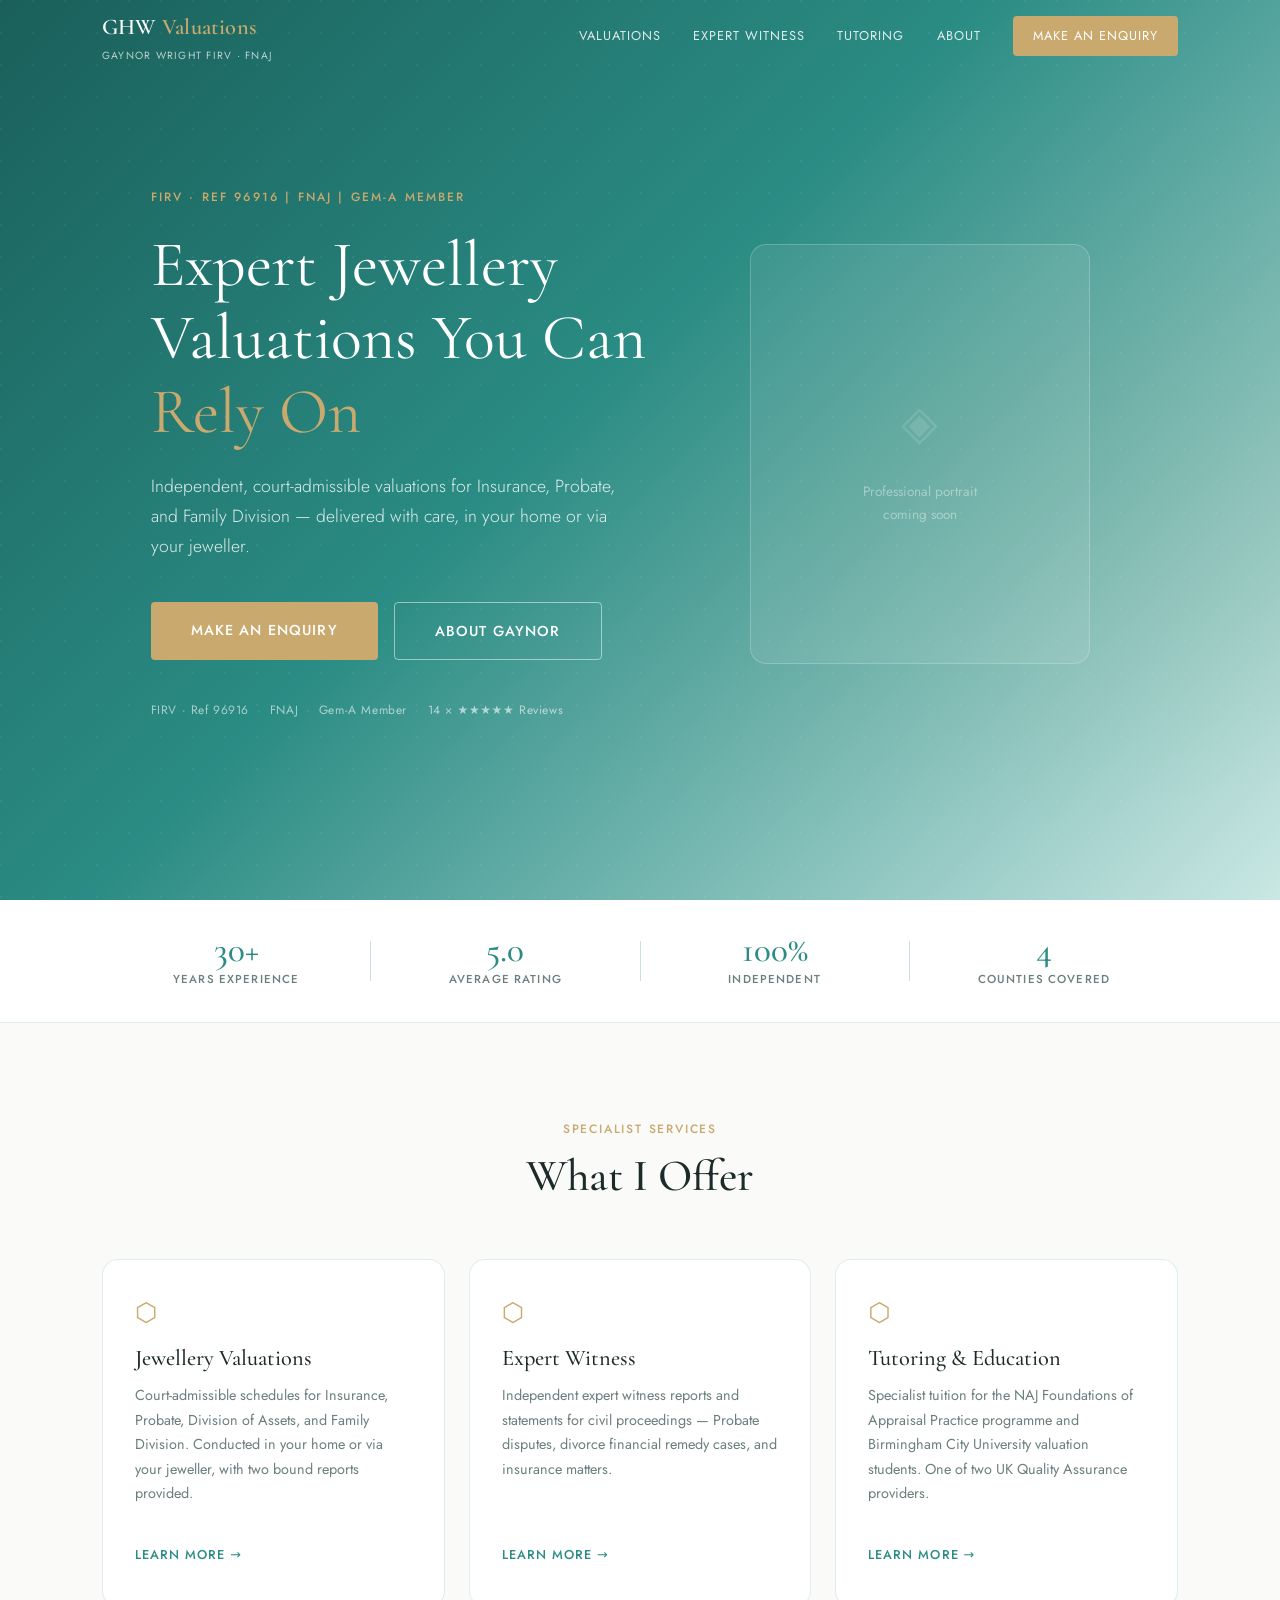
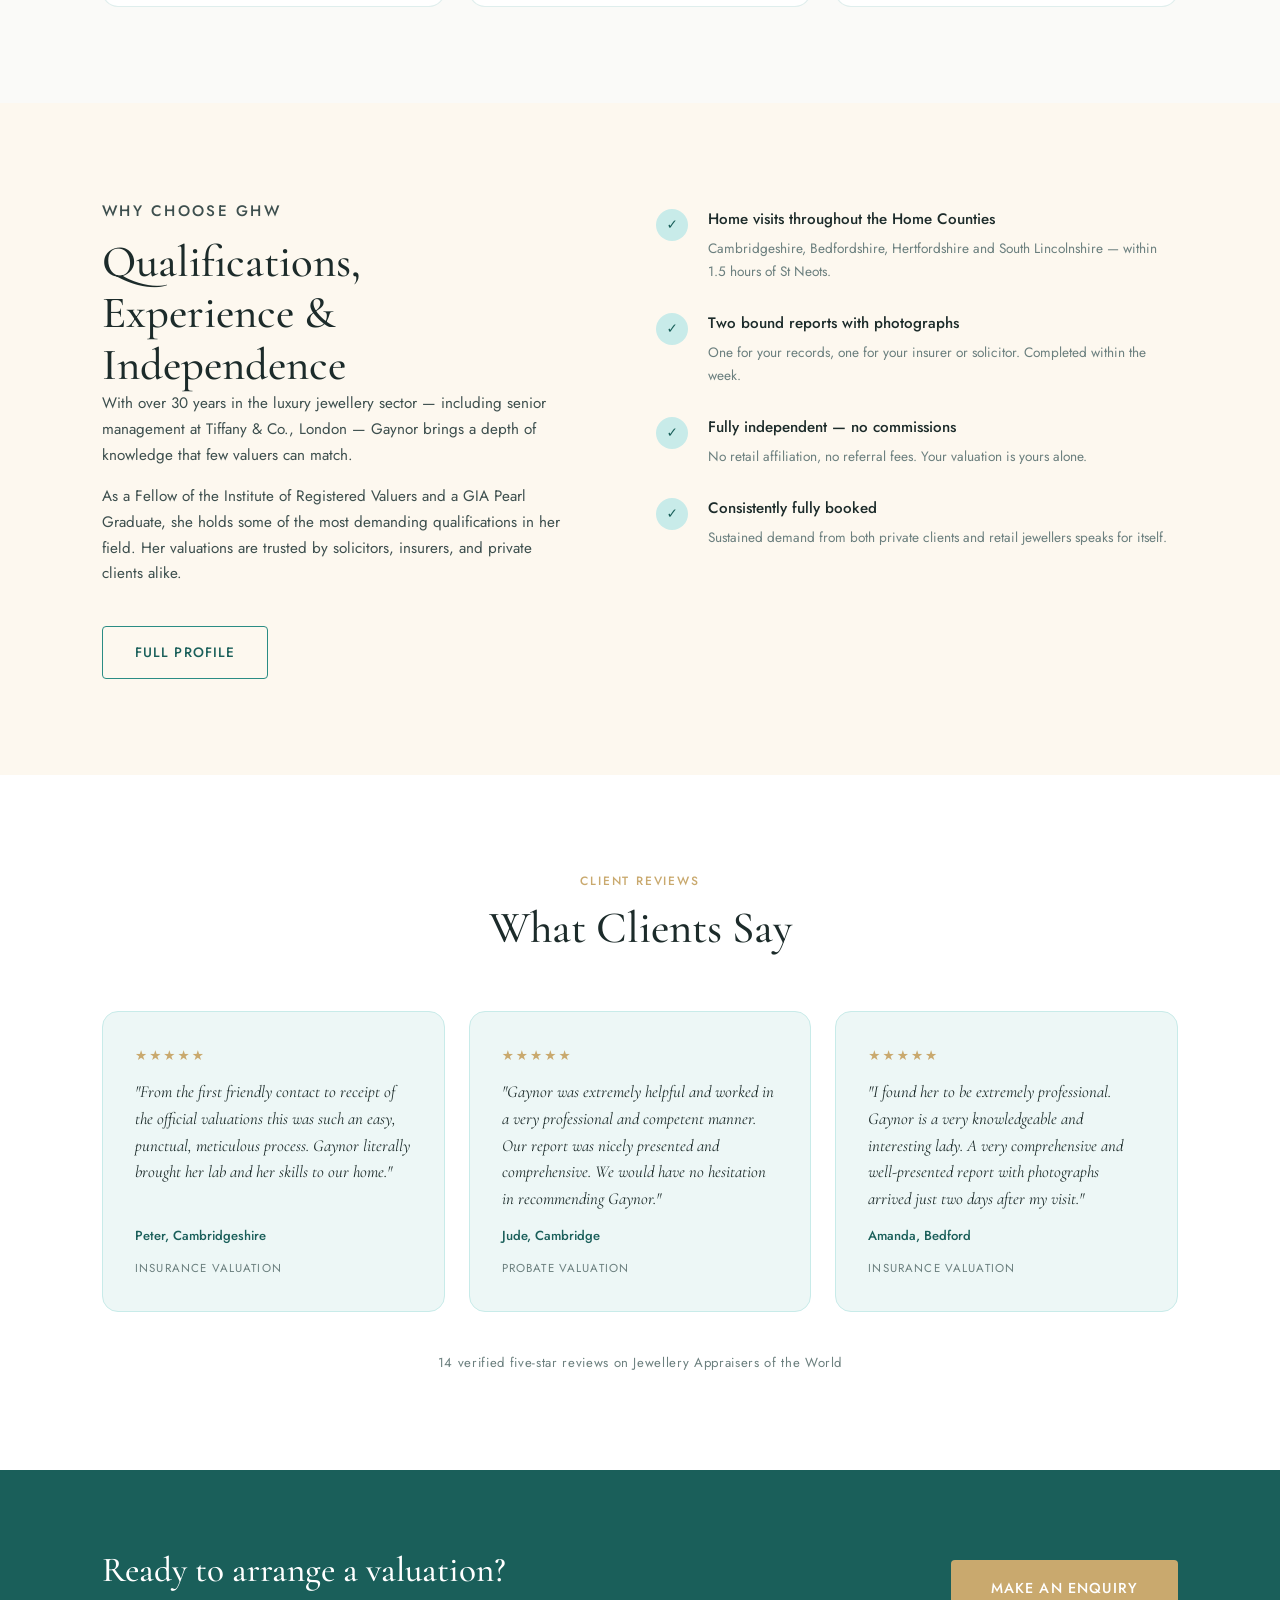
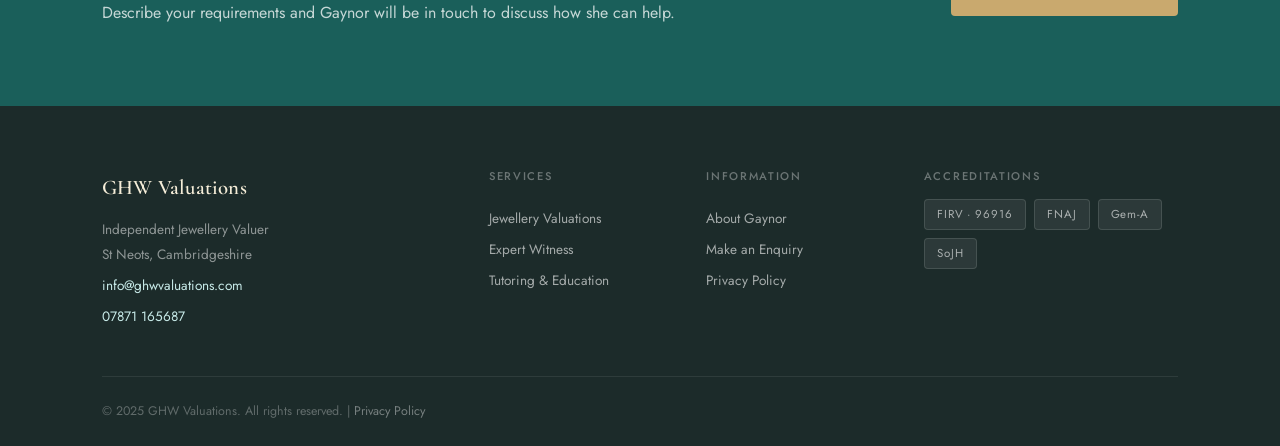
<file: index.html>
<!DOCTYPE html>
<html lang="en">
<head>
    <link rel="icon" type="image/x-icon" href="favicon.ico">
    <link rel="apple-touch-icon" href="apple-touch-icon.png">
  <meta charset="UTF-8" />
  <meta name="viewport" content="width=device-width, initial-scale=1.0" />
  <title>GHW Valuations — Independent Jewellery Valuer</title>
  <meta name="description" content="GHW Valuations offers independent jewellery valuations for insurance, probate, and divorce. Gaynor Wright FIRV, FNAJ — over 30 years of specialist experience." />
  <link rel="preconnect" href="https://fonts.googleapis.com" />
  <link rel="preconnect" href="https://fonts.gstatic.com" crossorigin />
  <link href="https://fonts.googleapis.com/css2?family=Cormorant+Garamond:ital,wght@0,400;0,500;0,600;1,400;1,500&family=Jost:wght@300;400;500&display=swap" rel="stylesheet" />
  <link rel="stylesheet" href="style.css" />
  <link rel="canonical" href="https://www.ghwvaluations.com/" />
</head>
<body>

  <!-- ─── HEADER ─────────────────────────────────────────────── -->
  <header class="site-header" id="site-header">
    <div class="container">
      <nav class="nav-inner">
        <a href="index.html" class="logo">
          <span class="logo-main">GHW <span style="color: var(--champagne);">Valuations</span></span>
          <span class="logo-sub">Gaynor Wright FIRV · FNAJ</span>
        </a>
        <div class="site-nav" id="site-nav">
          <a href="valuations.html">Valuations</a>
          <a href="expert-witness.html">Expert Witness</a>
          <a href="tutoring.html">Tutoring</a>
          <a href="about.html">About</a>
          <a href="enquiries.html" class="nav-cta">Make an Enquiry</a>
        </div>
        <button class="nav-toggle" id="nav-toggle" aria-label="Toggle navigation">☰</button>
      </nav>
    </div>
  </header>

  <!-- ─── HERO ───────────────────────────────────────────────── -->
  <section class="hero">
    <div class="hero-bg"></div>
    <div class="container">
      <div class="hero-inner">
        <div class="hero-content">
          <p class="hero-eyebrow">FIRV · Ref 96916 | FNAJ | Gem-A Member</p>
          <h1 class="hero-title">Expert Jewellery<br>Valuations You Can<br><em style="color: var(--champagne); font-style: normal;">Rely On</em></h1>
          <p class="hero-body">Independent, court-admissible valuations for Insurance, Probate, and Family Division — delivered with care, in your home or via your jeweller.</p>
          <div class="hero-actions">
            <a href="enquiries.html" class="btn btn-primary btn-large">Make an Enquiry</a>
            <a href="about.html" class="btn btn-ghost btn-large">About Gaynor</a>
          </div>
          <div class="hero-credentials">
            <span>FIRV · Ref 96916</span>
            <span class="divider">·</span>
            <span>FNAJ</span>
            <span class="divider">·</span>
            <span>Gem-A Member</span>
            <span class="divider">·</span>
            <span>14 × ★★★★★ Reviews</span>
          </div>
        </div>
        <div class="hero-image-wrap">
          <div class="hero-image-placeholder">
            <span class="placeholder-icon">◈</span>
            <span>Professional portrait<br>coming soon</span>
          </div>
        </div>
      </div>
    </div>
  </section>

  <!-- ─── TRUST BAR ───────────────────────────────────────────── -->
  <div class="trust-bar">
    <div class="container">
      <div class="trust-inner">
        <div class="trust-item">
          <span class="trust-number">30+</span>
          <span class="trust-label">Years Experience</span>
        </div>
        <div class="trust-divider"></div>
        <div class="trust-item">
          <span class="trust-number">5.0</span>
          <span class="trust-label">Average Rating</span>
        </div>
        <div class="trust-divider"></div>
        <div class="trust-item">
          <span class="trust-number">100%</span>
          <span class="trust-label">Independent</span>
        </div>
        <div class="trust-divider"></div>
        <div class="trust-item">
          <span class="trust-number">4</span>
          <span class="trust-label">Counties Covered</span>
        </div>
      </div>
    </div>
  </div>

  <!-- ─── SERVICES ────────────────────────────────────────────── -->
  <section class="section services">
    <div class="container">
      <div class="section-header">
        <p class="section-eyebrow">Specialist Services</p>
        <h2 class="section-title">What I Offer</h2>
      </div>
      <div class="services-grid">
        <a href="valuations.html" class="service-card">
          <div class="service-icon">⬡</div>
          <h3>Jewellery Valuations</h3>
          <p>Court-admissible schedules for Insurance, Probate, Division of Assets, and Family Division. Conducted in your home or via your jeweller, with two bound reports provided.</p>
          <span class="card-link">Learn more →</span>
        </a>
        <a href="expert-witness.html" class="service-card">
          <div class="service-icon">⬡</div>
          <h3>Expert Witness</h3>
          <p>Independent expert witness reports and statements for civil proceedings — Probate disputes, divorce financial remedy cases, and insurance matters.</p>
          <span class="card-link">Learn more →</span>
        </a>
        <a href="tutoring.html" class="service-card">
          <div class="service-icon">⬡</div>
          <h3>Tutoring &amp; Education</h3>
          <p>Specialist tuition for the NAJ Foundations of Appraisal Practice programme and Birmingham City University valuation students. One of two UK Quality Assurance providers.</p>
          <span class="card-link">Learn more →</span>
        </a>
      </div>
    </div>
  </section>

  <!-- ─── WHY SECTION ─────────────────────────────────────────── -->
  <section class="section why-section">
    <div class="container">
      <div class="why-inner">
        <div class="why-text">
          <p class="section-eyebrow">Why Choose GHW</p>
          <h2>Qualifications,<br>Experience &amp;<br>Independence</h2>
          <p>With over 30 years in the luxury jewellery sector — including senior management at Tiffany &amp; Co., London — Gaynor brings a depth of knowledge that few valuers can match.</p>
          <p>As a Fellow of the Institute of Registered Valuers and a GIA Pearl Graduate, she holds some of the most demanding qualifications in her field. Her valuations are trusted by solicitors, insurers, and private clients alike.</p>
          <a href="about.html" class="btn btn-ghost" style="margin-top: 1.5rem;">Full Profile</a>
        </div>
        <div class="why-list">
          <div class="why-item">
            <div class="why-check">✓</div>
            <div>
              <strong>Home visits throughout the Home Counties</strong>
              <p>Cambridgeshire, Bedfordshire, Hertfordshire and South Lincolnshire — within 1.5 hours of St Neots.</p>
            </div>
          </div>
          <div class="why-item">
            <div class="why-check">✓</div>
            <div>
              <strong>Two bound reports with photographs</strong>
              <p>One for your records, one for your insurer or solicitor. Completed within the week.</p>
            </div>
          </div>
          <div class="why-item">
            <div class="why-check">✓</div>
            <div>
              <strong>Fully independent — no commissions</strong>
              <p>No retail affiliation, no referral fees. Your valuation is yours alone.</p>
            </div>
          </div>
          <div class="why-item">
            <div class="why-check">✓</div>
            <div>
              <strong>Consistently fully booked</strong>
              <p>Sustained demand from both private clients and retail jewellers speaks for itself.</p>
            </div>
          </div>
        </div>
      </div>
    </div>
  </section>

  <!-- ─── TESTIMONIALS ────────────────────────────────────────── -->
  <section class="section testimonials">
    <div class="container">
      <div class="section-header">
        <p class="section-eyebrow">Client Reviews</p>
        <h2 class="section-title">What Clients Say</h2>
      </div>
      <div class="testimonials-grid">
        <div class="testimonial-card">
          <div class="stars">★★★★★</div>
          <blockquote>"From the first friendly contact to receipt of the official valuations this was such an easy, punctual, meticulous process. Gaynor literally brought her lab and her skills to our home."</blockquote>
          <cite>Peter, Cambridgeshire</cite>
          <span class="review-type">Insurance Valuation</span>
        </div>
        <div class="testimonial-card">
          <div class="stars">★★★★★</div>
          <blockquote>"Gaynor was extremely helpful and worked in a very professional and competent manner. Our report was nicely presented and comprehensive. We would have no hesitation in recommending Gaynor."</blockquote>
          <cite>Jude, Cambridge</cite>
          <span class="review-type">Probate Valuation</span>
        </div>
        <div class="testimonial-card">
          <div class="stars">★★★★★</div>
          <blockquote>"I found her to be extremely professional. Gaynor is a very knowledgeable and interesting lady. A very comprehensive and well-presented report with photographs arrived just two days after my visit."</blockquote>
          <cite>Amanda, Bedford</cite>
          <span class="review-type">Insurance Valuation</span>
        </div>
      </div>
      <p class="testimonials-footer">14 verified five-star reviews on Jewellery Appraisers of the World</p>
    </div>
  </section>

  <!-- ─── CTA BAND ─────────────────────────────────────────────── -->
  <section class="cta-band">
    <div class="container">
      <div class="cta-inner">
        <div>
          <h2>Ready to arrange a valuation?</h2>
          <p>Describe your requirements and Gaynor will be in touch to discuss how she can help.</p>
        </div>
        <a href="enquiries.html" class="btn btn-primary btn-large">Make an Enquiry</a>
      </div>
    </div>
  </section>

  <!-- ─── FOOTER ───────────────────────────────────────────────── -->
  <footer class="site-footer">
    <div class="container">
      <div class="footer-inner">
        <div class="footer-brand">
          <span class="logo-main">GHW Valuations</span>
          <p>Independent Jewellery Valuer<br>St Neots, Cambridgeshire</p>
          <p><a href="mailto:info@ghwvaluations.com">info@ghwvaluations.com</a></p>
          <p><a href="tel:07871165687">07871 165687</a></p>
        </div>
        <div class="footer-links">
          <h4>Services</h4>
          <a href="valuations.html">Jewellery Valuations</a>
          <a href="expert-witness.html">Expert Witness</a>
          <a href="tutoring.html">Tutoring &amp; Education</a>
        </div>
        <div class="footer-links">
          <h4>Information</h4>
          <a href="about.html">About Gaynor</a>
          <a href="enquiries.html">Make an Enquiry</a>
          <a href="privacy.html">Privacy Policy</a>
        </div>
        <div class="footer-accreditations">
          <h4>Accreditations</h4>
          <div class="accreditation-badges">
            <span class="badge">FIRV · 96916</span>
            <span class="badge">FNAJ</span>
            <span class="badge">Gem-A</span>
            <span class="badge">SoJH</span>
          </div>
        </div>
      </div>
      <div class="footer-base">
        <p>© 2025 GHW Valuations. All rights reserved. | <a href="privacy.html">Privacy Policy</a></p>
      </div>
    </div>
  </footer>

  <script>
    // Scroll header
    const header = document.getElementById('site-header');
    window.addEventListener('scroll', () => {
      header.classList.toggle('scrolled', window.scrollY > 40);
    });
    // Mobile nav
    const toggle = document.getElementById('nav-toggle');
    const nav = document.getElementById('site-nav');
    toggle.addEventListener('click', () => nav.classList.toggle('open'));
  </script>

</body>
</html>
</file>
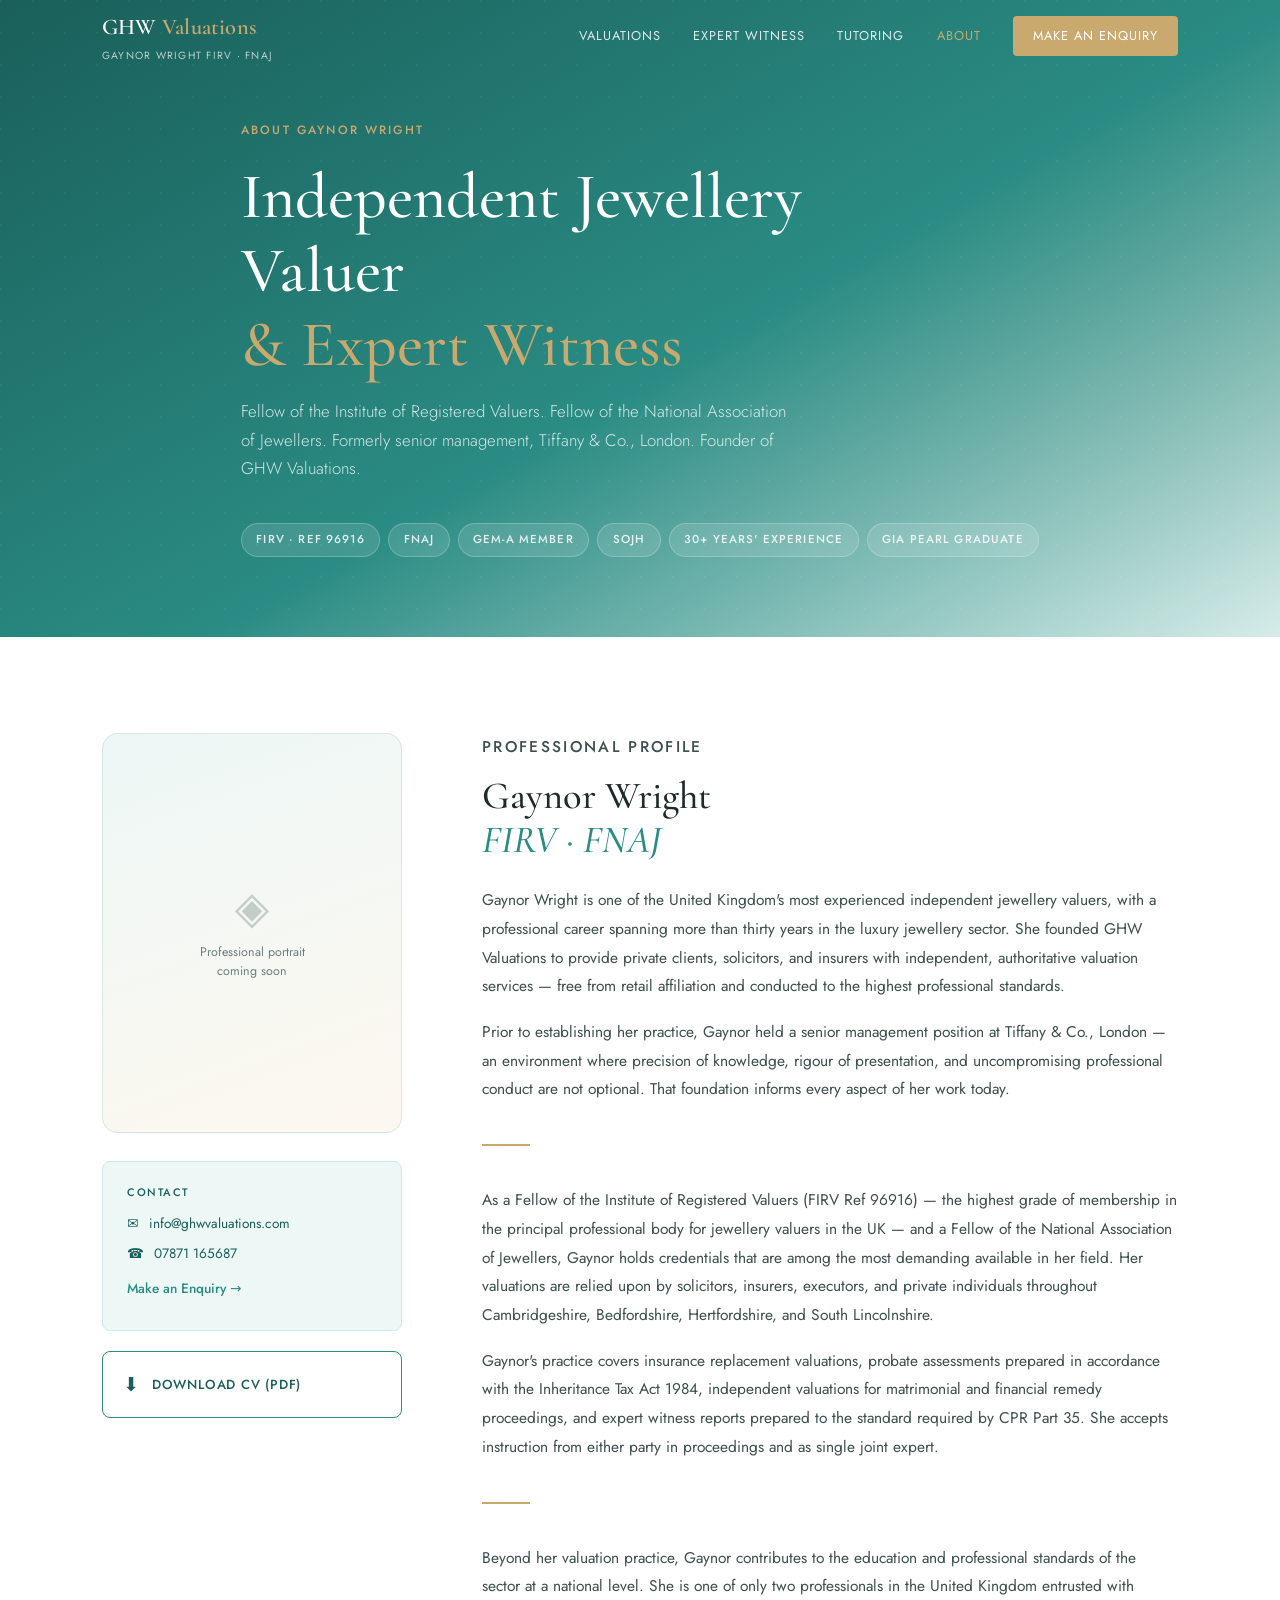
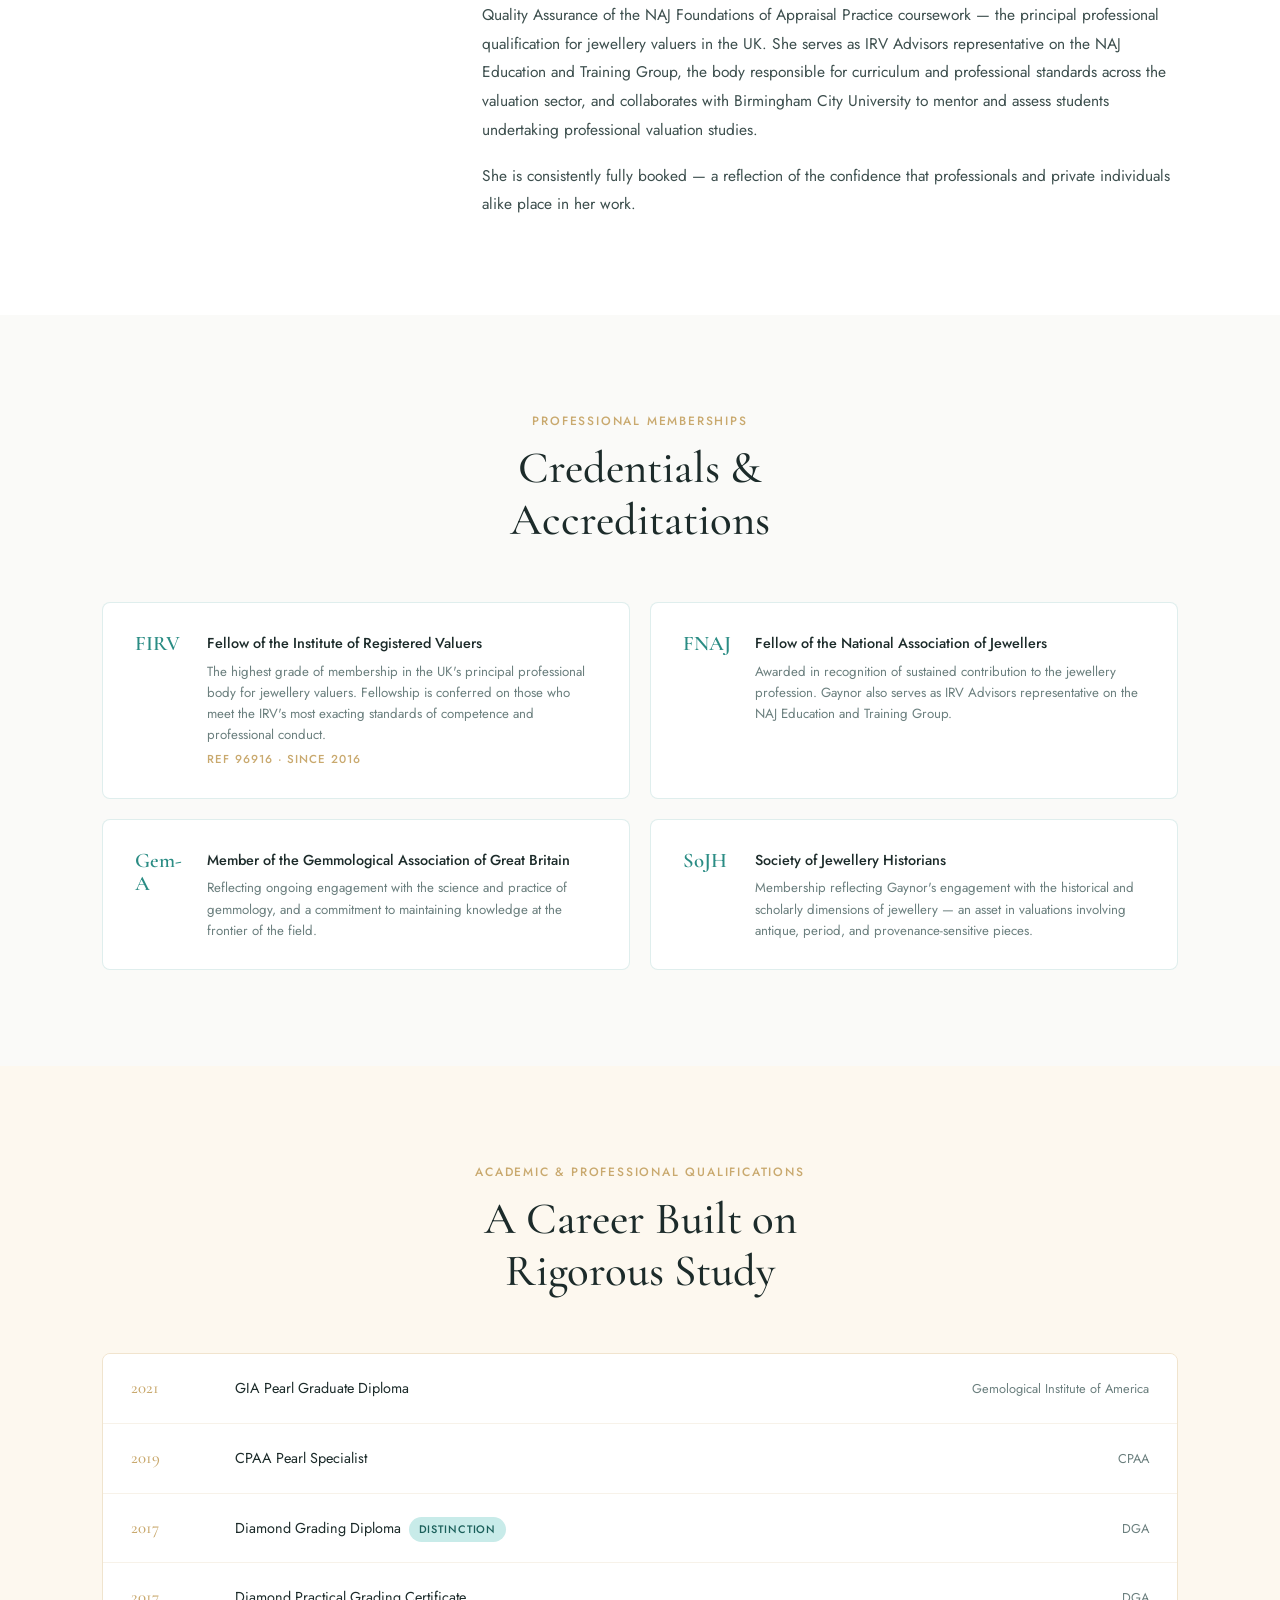
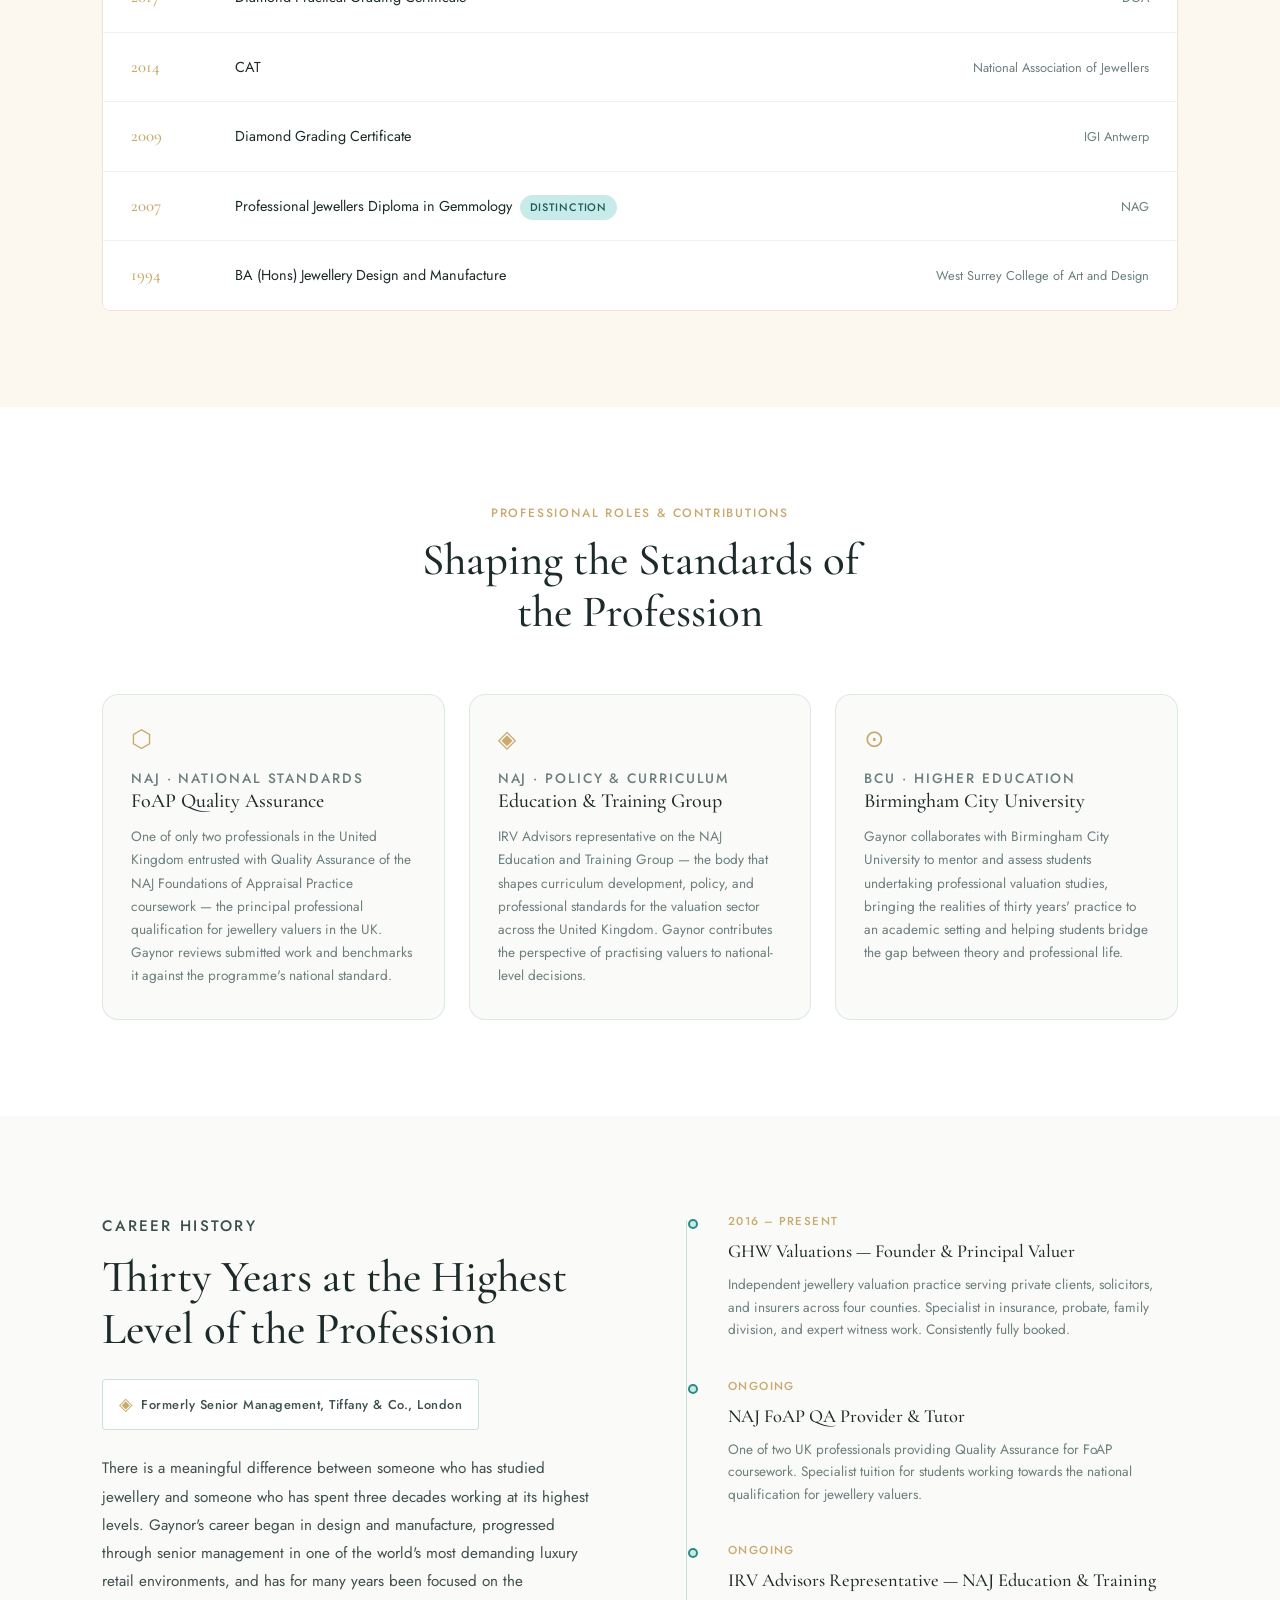
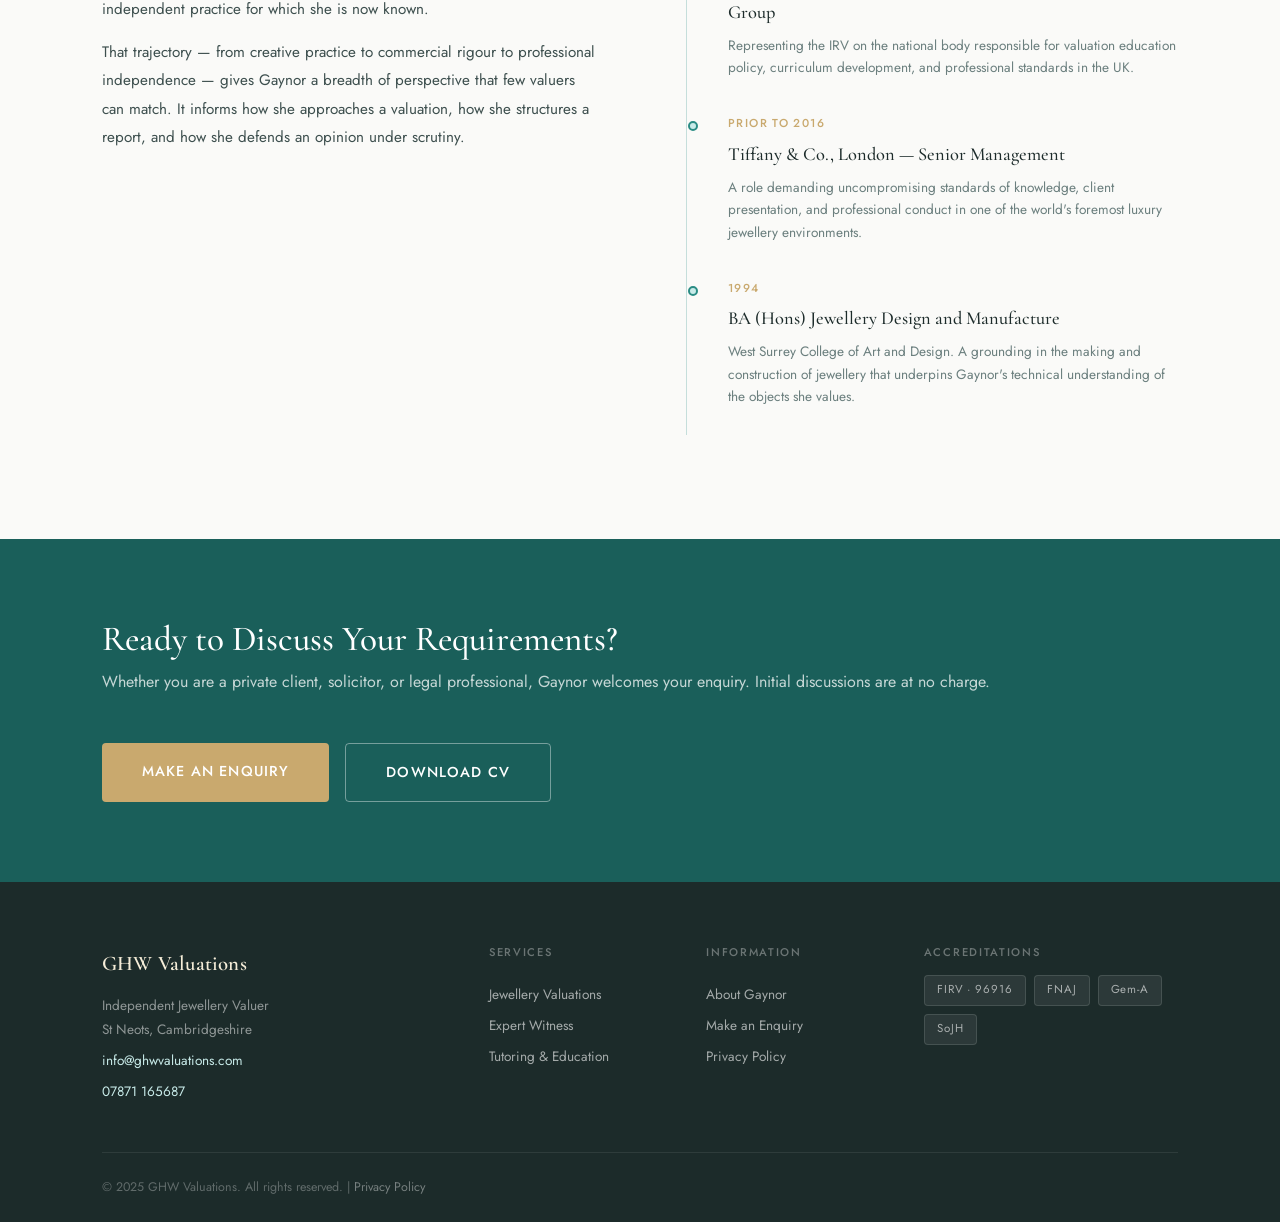
<file: about.html>
<!DOCTYPE html>
<html lang="en">
<head>
    <link rel="icon" type="image/x-icon" href="favicon.ico">
    <link rel="apple-touch-icon" href="apple-touch-icon.png">
  <meta charset="UTF-8" />
  <meta name="viewport" content="width=device-width, initial-scale=1.0" />
  <title>About Gaynor Wright FIRV · FNAJ — GHW Valuations</title>
  <meta name="description" content="Gaynor Wright FIRV · FNAJ — independent jewellery valuer and expert witness with over 30 years' experience, formerly senior management at Tiffany & Co., London." />
  <link rel="preconnect" href="https://fonts.googleapis.com" />
  <link rel="preconnect" href="https://fonts.gstatic.com" crossorigin />
  <link href="https://fonts.googleapis.com/css2?family=Cormorant+Garamond:ital,wght@0,400;0,500;0,600;1,400;1,500&family=Jost:wght@300;400;500&display=swap" rel="stylesheet" />
  <link rel="stylesheet" href="style.css" />
  <link rel="canonical" href="https://www.ghwvaluations.com/about.html" />
  <style>
    /* ─── PAGE-SPECIFIC: ABOUT ──────────────────────────────────── */

    /* Hero — shorter than index, centred layout */
    .about-hero {
      position: relative;
      min-height: 52vh;
      display: flex;
      align-items: flex-end;
      overflow: hidden;
      padding-bottom: 0;
    }
    .about-hero .hero-bg {
      background:
        linear-gradient(150deg, var(--teal-dark) 0%, var(--teal) 55%, #3aafa630 100%),
        radial-gradient(ellipse at 80% 30%, rgba(201,169,110,0.18) 0%, transparent 65%);
    }
    .about-hero-inner {
      position: relative;
      z-index: 1;
      padding-top: calc(var(--nav-h) + 3rem);
      padding-bottom: 5rem;
      width: 100%;
    }
    .about-hero-inner .hero-eyebrow { color: var(--champagne); }
    .about-hero-inner h1 { color: var(--white); max-width: 640px; }
    .about-hero-inner .hero-body { max-width: 560px; }
    .about-hero-creds {
      display: flex;
      flex-wrap: wrap;
      gap: 0.5rem;
      margin-top: 2rem;
    }
    .cred-pill {
      background: rgba(255,255,255,0.12);
      border: 1px solid rgba(255,255,255,0.22);
      color: rgba(255,255,255,0.85);
      font-size: 0.72rem;
      letter-spacing: 0.1em;
      text-transform: uppercase;
      padding: 0.4rem 0.9rem;
      border-radius: 2rem;
      font-family: var(--font-body);
      font-weight: 500;
    }

    /* ─── PROFILE SECTION ─────────────────────────────────────── */
    .profile-section { background: var(--white); }
    .profile-grid {
      display: grid;
      grid-template-columns: 300px 1fr;
      gap: 5rem;
      align-items: start;
    }

    /* Sidebar */
    .profile-sidebar { position: sticky; top: calc(var(--nav-h) + 2rem); }
    .headshot-placeholder {
      width: 100%;
      aspect-ratio: 3/4;
      border-radius: var(--radius-lg);
      background: linear-gradient(160deg, var(--teal-pale) 0%, var(--champ-pale) 100%);
      border: 1px solid var(--border);
      display: flex;
      flex-direction: column;
      align-items: center;
      justify-content: center;
      gap: 0.75rem;
      color: var(--text-muted);
      font-size: 0.8rem;
      text-align: center;
      padding: 1.5rem;
      margin-bottom: 1.75rem;
    }
    .headshot-icon { font-size: 2.8rem; opacity: 0.35; line-height: 1; }
    .headshot-placeholder span { font-size: 0.78rem; color: var(--text-muted); line-height: 1.5; }

    .sidebar-contact {
      background: var(--teal-pale);
      border: 1px solid var(--teal-light);
      border-radius: var(--radius-md);
      padding: 1.5rem;
      margin-bottom: 1.25rem;
    }
    .sidebar-contact h4 {
      font-family: var(--font-body);
      font-size: 0.68rem;
      font-weight: 500;
      letter-spacing: 0.14em;
      text-transform: uppercase;
      color: var(--teal-dark);
      margin-bottom: 0.85rem;
    }
    .sidebar-contact a {
      display: block;
      font-size: 0.85rem;
      color: var(--teal-dark);
      margin-bottom: 0.4rem;
      transition: color 0.2s;
    }
    .sidebar-contact a:hover { color: var(--teal); }
    .sidebar-contact a span { margin-right: 0.4rem; }

    .cv-download {
      display: flex;
      align-items: center;
      gap: 0.75rem;
      background: var(--white);
      border: 1.5px solid var(--teal);
      border-radius: var(--radius-md);
      padding: 1rem 1.25rem;
      color: var(--teal-dark);
      font-size: 0.82rem;
      font-weight: 500;
      letter-spacing: 0.06em;
      text-transform: uppercase;
      transition: all 0.2s ease;
      text-decoration: none;
      font-family: var(--font-body);
    }
    .cv-download:hover {
      background: var(--teal-pale);
      border-color: var(--teal-dark);
    }
    .cv-download-icon { font-size: 1.2rem; flex-shrink: 0; }

    /* Main content */
    .profile-main h2 {
      font-size: clamp(1.8rem, 3vw, 2.4rem);
      margin-bottom: 1.5rem;
      color: var(--text-dark);
    }
    .profile-main p {
      font-size: 0.97rem;
      color: var(--text-mid);
      line-height: 1.85;
    }
    .profile-main p + p { margin-top: 1.1em; }
    .profile-divider {
      width: 48px;
      height: 2px;
      background: var(--champagne);
      margin: 2.5rem 0;
    }

    /* ─── CREDENTIALS SECTION ─────────────────────────────────── */
    .credentials-section { background: var(--off-white); }
    .cred-grid {
      display: grid;
      grid-template-columns: repeat(2, 1fr);
      gap: 1.25rem;
    }
    .cred-card {
      background: var(--white);
      border: 1px solid var(--border);
      border-radius: var(--radius-md);
      padding: 1.75rem 2rem;
      display: flex;
      gap: 1.25rem;
      align-items: flex-start;
      transition: box-shadow 0.2s, border-color 0.2s;
    }
    .cred-card:hover {
      border-color: var(--teal-mid);
      box-shadow: var(--shadow-sm);
    }
    .cred-badge-label {
      font-family: var(--font-display);
      font-size: 1.3rem;
      font-weight: 600;
      color: var(--teal);
      min-width: 52px;
      line-height: 1.1;
      padding-top: 2px;
    }
    .cred-card-body {}
    .cred-card-body strong {
      display: block;
      font-size: 0.9rem;
      font-weight: 500;
      color: var(--text-dark);
      margin-bottom: 0.3rem;
    }
    .cred-card-body p {
      font-size: 0.83rem;
      color: var(--text-muted);
      line-height: 1.6;
      margin: 0;
    }
    .cred-year {
      font-size: 0.72rem;
      text-transform: uppercase;
      letter-spacing: 0.1em;
      color: var(--champagne);
      font-weight: 500;
      margin-top: 0.3rem;
      display: block;
    }

    /* ─── QUALIFICATIONS TABLE ────────────────────────────────── */
    .qualifications-section { background: var(--champ-pale); }
    .quals-list {
      display: flex;
      flex-direction: column;
      gap: 0;
      border-radius: var(--radius-md);
      overflow: hidden;
      border: 1px solid rgba(201,169,110,0.25);
    }
    .qual-row {
      display: grid;
      grid-template-columns: 80px 1fr auto;
      gap: 1.5rem;
      align-items: baseline;
      padding: 1.25rem 1.75rem;
      background: var(--white);
      border-bottom: 1px solid rgba(201,169,110,0.15);
      transition: background 0.15s;
    }
    .qual-row:last-child { border-bottom: none; }
    .qual-row:hover { background: var(--champ-pale); }
    .qual-year {
      font-family: var(--font-display);
      font-size: 1.05rem;
      color: var(--champagne);
      font-weight: 500;
    }
    .qual-name {
      font-size: 0.9rem;
      color: var(--text-dark);
      font-weight: 400;
    }
    .qual-body {
      font-size: 0.8rem;
      color: var(--text-muted);
      text-align: right;
      white-space: nowrap;
    }
    .qual-distinction {
      display: inline-block;
      background: var(--teal-light);
      color: var(--teal-dark);
      font-size: 0.68rem;
      font-weight: 500;
      letter-spacing: 0.08em;
      text-transform: uppercase;
      padding: 0.2rem 0.6rem;
      border-radius: 2rem;
      margin-left: 0.5rem;
      vertical-align: middle;
    }

    /* ─── ROLES SECTION ───────────────────────────────────────── */
    .roles-section { background: var(--white); }
    .roles-grid {
      display: grid;
      grid-template-columns: repeat(3, 1fr);
      gap: 1.5rem;
    }
    .role-card {
      background: var(--off-white);
      border: 1px solid var(--border);
      border-radius: var(--radius-lg);
      padding: 2rem 1.75rem;
      transition: all 0.25s ease;
    }
    .role-card:hover {
      border-color: var(--teal-mid);
      box-shadow: var(--shadow-md);
      transform: translateY(-2px);
    }
    .role-icon {
      font-size: 1.5rem;
      color: var(--champagne);
      margin-bottom: 1rem;
      line-height: 1;
    }
    .role-eyebrow {
      font-size: 0.68rem;
      letter-spacing: 0.14em;
      text-transform: uppercase;
      color: var(--teal);
      font-weight: 500;
      margin-bottom: 0.5rem;
      font-family: var(--font-body);
    }
    .role-card h3 {
      font-size: 1.25rem;
      margin-bottom: 0.75rem;
      color: var(--text-dark);
    }
    .role-card p {
      font-size: 0.85rem;
      color: var(--text-muted);
      line-height: 1.7;
      margin: 0;
    }

    /* ─── CAREER SECTION ──────────────────────────────────────── */
    .career-section { background: var(--off-white); }
    .career-inner {
      display: grid;
      grid-template-columns: 1fr 1fr;
      gap: 5rem;
      align-items: start;
    }
    .career-text h2 { margin-bottom: 1.5rem; }
    .career-text p { font-size: 0.95rem; color: var(--text-mid); line-height: 1.85; }
    .tiffany-badge {
      display: inline-flex;
      align-items: center;
      gap: 0.5rem;
      background: var(--white);
      border: 1px solid var(--border-mid);
      border-radius: var(--radius-sm);
      padding: 0.6rem 1rem;
      font-size: 0.8rem;
      color: var(--text-mid);
      font-weight: 500;
      margin-bottom: 1.5rem;
      letter-spacing: 0.04em;
    }
    .tiffany-badge span { color: var(--champagne); font-size: 1.1rem; }
    .timeline {
      display: flex;
      flex-direction: column;
      gap: 0;
      position: relative;
      padding-left: 1.5rem;
    }
    .timeline::before {
      content: '';
      position: absolute;
      left: 6px;
      top: 8px;
      bottom: 8px;
      width: 1px;
      background: var(--border-mid);
    }
    .timeline-item {
      position: relative;
      padding: 0 0 2.25rem 1.5rem;
    }
    .timeline-item::before {
      content: '';
      position: absolute;
      left: -1rem;
      top: 7px;
      width: 10px;
      height: 10px;
      border-radius: 50%;
      background: var(--teal-light);
      border: 2px solid var(--teal);
    }
    .timeline-period {
      font-size: 0.72rem;
      text-transform: uppercase;
      letter-spacing: 0.12em;
      color: var(--champagne);
      font-weight: 500;
      font-family: var(--font-body);
      margin-bottom: 0.3rem;
    }
    .timeline-title {
      font-family: var(--font-display);
      font-size: 1.15rem;
      font-weight: 500;
      color: var(--text-dark);
      margin-bottom: 0.35rem;
    }
    .timeline-body {
      font-size: 0.85rem;
      color: var(--text-muted);
      line-height: 1.65;
    }

    /* ─── RESPONSIVE ─────────────────────────────────────────── */
    @media (max-width: 900px) {
      .profile-grid { grid-template-columns: 1fr; gap: 3rem; }
      .profile-sidebar { position: static; display: grid; grid-template-columns: 220px 1fr; gap: 1.5rem; align-items: start; }
      .headshot-placeholder { margin-bottom: 0; }
      .cred-grid { grid-template-columns: 1fr; }
      .roles-grid { grid-template-columns: 1fr 1fr; }
      .career-inner { grid-template-columns: 1fr; gap: 3rem; }
    }
    @media (max-width: 600px) {
      .profile-sidebar { grid-template-columns: 1fr; }
      .roles-grid { grid-template-columns: 1fr; }
      .qual-row { grid-template-columns: 60px 1fr; gap: 1rem; }
      .qual-body { text-align: left; white-space: normal; grid-column: 2; }
    }
  </style>
</head>
<body>

  <!-- ─── HEADER ───────────────────────────────────────────────── -->
  <header class="site-header" id="siteHeader">
    <div class="container">
      <nav class="nav-inner">
        <a href="index.html" class="logo">
          <span class="logo-main">GHW <span style="color: var(--champagne);">Valuations</span></span>
          <span class="logo-sub">Gaynor Wright FIRV · FNAJ</span>
        </a>
        <div class="site-nav" id="siteNav">
          <a href="valuations.html">Valuations</a>
          <a href="expert-witness.html">Expert Witness</a>
          <a href="tutoring.html">Tutoring</a>
          <a href="about.html" style="color:var(--champagne)">About</a>
          <a href="enquiries.html" class="nav-cta">Make an Enquiry</a>
        </div>
        <button class="nav-toggle" id="navToggle" aria-label="Toggle navigation">☰</button>
      </nav>
    </div>
  </header>

  <!-- ─── HERO ─────────────────────────────────────────────────── -->
  <section class="about-hero">
    <div class="hero-bg"></div>
    <div class="container">
      <div class="about-hero-inner">
        <p class="hero-eyebrow">About Gaynor Wright</p>
        <h1>Independent Jewellery Valuer<br><em style="color: var(--champagne); font-style: normal;">& Expert Witness</em></h1>
        <p class="hero-body" style="color:rgba(255,255,255,0.8);font-weight:300;font-size:1.05rem;margin-top:1rem;">
          Fellow of the Institute of Registered Valuers. Fellow of the National Association of Jewellers.
          Formerly senior management, Tiffany &amp; Co., London. Founder of GHW Valuations.
        </p>
        <div class="about-hero-creds">
          <span class="cred-pill">FIRV · Ref 96916</span>
          <span class="cred-pill">FNAJ</span>
          <span class="cred-pill">Gem-A Member</span>
          <span class="cred-pill">SoJH</span>
          <span class="cred-pill">30+ Years' Experience</span>
          <span class="cred-pill">GIA Pearl Graduate</span>
        </div>
      </div>
    </div>
  </section>

  <!-- ─── PROFILE ───────────────────────────────────────────────── -->
  <section class="profile-section section">
    <div class="container">
      <div class="profile-grid">

        <!-- Sidebar -->
        <aside class="profile-sidebar">
          <div class="headshot-placeholder">
            <div class="headshot-icon">◈</div>
            <span>Professional portrait<br>coming soon</span>
          </div>

          <div class="sidebar-contact">
            <h4>Contact</h4>
            <a href="mailto:info@ghwvaluations.com"><span>✉</span> info@ghwvaluations.com</a>
            <a href="tel:07871165687"><span>☎</span> 07871 165687</a>
            <a href="enquiries.html" style="margin-top:0.75rem;display:block;font-weight:500;color:var(--teal);">Make an Enquiry →</a>
          </div>

          <a href="GaynorWright_CV.pdf" class="cv-download" download>
            <span class="cv-download-icon">⬇</span>
            Download CV (PDF)
          </a>
        </aside>

        <!-- Main copy -->
        <div class="profile-main">
          <p class="section-eyebrow">Professional Profile</p>
          <h2>Gaynor Wright<br><em>FIRV · FNAJ</em></h2>

          <p>Gaynor Wright is one of the United Kingdom's most experienced independent jewellery valuers, with a professional career spanning more than thirty years in the luxury jewellery sector. She founded GHW Valuations to provide private clients, solicitors, and insurers with independent, authoritative valuation services — free from retail affiliation and conducted to the highest professional standards.</p>

          <p>Prior to establishing her practice, Gaynor held a senior management position at Tiffany &amp; Co., London — an environment where precision of knowledge, rigour of presentation, and uncompromising professional conduct are not optional. That foundation informs every aspect of her work today.</p>

          <div class="profile-divider"></div>

          <p>As a Fellow of the Institute of Registered Valuers (FIRV Ref 96916) — the highest grade of membership in the principal professional body for jewellery valuers in the UK — and a Fellow of the National Association of Jewellers, Gaynor holds credentials that are among the most demanding available in her field. Her valuations are relied upon by solicitors, insurers, executors, and private individuals throughout Cambridgeshire, Bedfordshire, Hertfordshire, and South Lincolnshire.</p>

          <p>Gaynor's practice covers insurance replacement valuations, probate assessments prepared in accordance with the Inheritance Tax Act 1984, independent valuations for matrimonial and financial remedy proceedings, and expert witness reports prepared to the standard required by CPR Part 35. She accepts instruction from either party in proceedings and as single joint expert.</p>

          <div class="profile-divider"></div>

          <p>Beyond her valuation practice, Gaynor contributes to the education and professional standards of the sector at a national level. She is one of only two professionals in the United Kingdom entrusted with Quality Assurance of the NAJ Foundations of Appraisal Practice coursework — the principal professional qualification for jewellery valuers in the UK. She serves as IRV Advisors representative on the NAJ Education and Training Group, the body responsible for curriculum and professional standards across the valuation sector, and collaborates with Birmingham City University to mentor and assess students undertaking professional valuation studies.</p>

          <p>She is consistently fully booked — a reflection of the confidence that professionals and private individuals alike place in her work.</p>
        </div>

      </div>
    </div>
  </section>

  <!-- ─── CREDENTIALS ───────────────────────────────────────────── -->
  <section class="credentials-section section">
    <div class="container">
      <div class="section-header">
        <p class="section-eyebrow">Professional Memberships</p>
        <h2 class="section-title">Credentials &amp; Accreditations</h2>
      </div>
      <div class="cred-grid">

        <div class="cred-card">
          <div class="cred-badge-label">FIRV</div>
          <div class="cred-card-body">
            <strong>Fellow of the Institute of Registered Valuers</strong>
            <p>The highest grade of membership in the UK's principal professional body for jewellery valuers. Fellowship is conferred on those who meet the IRV's most exacting standards of competence and professional conduct.</p>
            <span class="cred-year">Ref 96916 · Since 2016</span>
          </div>
        </div>

        <div class="cred-card">
          <div class="cred-badge-label">FNAJ</div>
          <div class="cred-card-body">
            <strong>Fellow of the National Association of Jewellers</strong>
            <p>Awarded in recognition of sustained contribution to the jewellery profession. Gaynor also serves as IRV Advisors representative on the NAJ Education and Training Group.</p>
          </div>
        </div>

        <div class="cred-card">
          <div class="cred-badge-label">Gem-A</div>
          <div class="cred-card-body">
            <strong>Member of the Gemmological Association of Great Britain</strong>
            <p>Reflecting ongoing engagement with the science and practice of gemmology, and a commitment to maintaining knowledge at the frontier of the field.</p>
          </div>
        </div>

        <div class="cred-card">
          <div class="cred-badge-label">SoJH</div>
          <div class="cred-card-body">
            <strong>Society of Jewellery Historians</strong>
            <p>Membership reflecting Gaynor's engagement with the historical and scholarly dimensions of jewellery — an asset in valuations involving antique, period, and provenance-sensitive pieces.</p>
          </div>
        </div>

      </div>
    </div>
  </section>

  <!-- ─── QUALIFICATIONS ────────────────────────────────────────── -->
  <section class="qualifications-section section">
    <div class="container">
      <div class="section-header">
        <p class="section-eyebrow">Academic &amp; Professional Qualifications</p>
        <h2 class="section-title">A Career Built on Rigorous Study</h2>
      </div>
      <div class="quals-list">
        <div class="qual-row">
          <span class="qual-year">2021</span>
          <span class="qual-name">GIA Pearl Graduate Diploma</span>
          <span class="qual-body">Gemological Institute of America</span>
        </div>
        <div class="qual-row">
          <span class="qual-year">2019</span>
          <span class="qual-name">CPAA Pearl Specialist</span>
          <span class="qual-body">CPAA</span>
        </div>
        <div class="qual-row">
          <span class="qual-year">2017</span>
          <span class="qual-name">Diamond Grading Diploma<span class="qual-distinction">Distinction</span></span>
          <span class="qual-body">DGA</span>
        </div>
        <div class="qual-row">
          <span class="qual-year">2017</span>
          <span class="qual-name">Diamond Practical Grading Certificate</span>
          <span class="qual-body">DGA</span>
        </div>
        <div class="qual-row">
          <span class="qual-year">2014</span>
          <span class="qual-name">CAT</span>
          <span class="qual-body">National Association of Jewellers</span>
        </div>
        <div class="qual-row">
          <span class="qual-year">2009</span>
          <span class="qual-name">Diamond Grading Certificate</span>
          <span class="qual-body">IGI Antwerp</span>
        </div>
        <div class="qual-row">
          <span class="qual-year">2007</span>
          <span class="qual-name">Professional Jewellers Diploma in Gemmology<span class="qual-distinction">Distinction</span></span>
          <span class="qual-body">NAG</span>
        </div>
        <div class="qual-row">
          <span class="qual-year">1994</span>
          <span class="qual-name">BA (Hons) Jewellery Design and Manufacture</span>
          <span class="qual-body">West Surrey College of Art and Design</span>
        </div>
      </div>
    </div>
  </section>

  <!-- ─── ROLES ─────────────────────────────────────────────────── -->
  <section class="roles-section section">
    <div class="container">
      <div class="section-header">
        <p class="section-eyebrow">Professional Roles &amp; Contributions</p>
        <h2 class="section-title">Shaping the Standards of the Profession</h2>
      </div>
      <div class="roles-grid">

        <div class="role-card">
          <div class="role-icon">⬡</div>
          <p class="role-eyebrow">NAJ · National Standards</p>
          <h3>FoAP Quality Assurance</h3>
          <p>One of only two professionals in the United Kingdom entrusted with Quality Assurance of the NAJ Foundations of Appraisal Practice coursework — the principal professional qualification for jewellery valuers in the UK. Gaynor reviews submitted work and benchmarks it against the programme's national standard.</p>
        </div>

        <div class="role-card">
          <div class="role-icon">◈</div>
          <p class="role-eyebrow">NAJ · Policy &amp; Curriculum</p>
          <h3>Education &amp; Training Group</h3>
          <p>IRV Advisors representative on the NAJ Education and Training Group — the body that shapes curriculum development, policy, and professional standards for the valuation sector across the United Kingdom. Gaynor contributes the perspective of practising valuers to national-level decisions.</p>
        </div>

        <div class="role-card">
          <div class="role-icon">⊙</div>
          <p class="role-eyebrow">BCU · Higher Education</p>
          <h3>Birmingham City University</h3>
          <p>Gaynor collaborates with Birmingham City University to mentor and assess students undertaking professional valuation studies, bringing the realities of thirty years' practice to an academic setting and helping students bridge the gap between theory and professional life.</p>
        </div>

      </div>
    </div>
  </section>

  <!-- ─── CAREER ────────────────────────────────────────────────── -->
  <section class="career-section section">
    <div class="container">
      <div class="career-inner">

        <div class="career-text">
          <p class="section-eyebrow">Career History</p>
          <h2>Thirty Years at the Highest Level of the Profession</h2>
          <div class="tiffany-badge">
            <span>◈</span> Formerly Senior Management, Tiffany &amp; Co., London
          </div>
          <p>There is a meaningful difference between someone who has studied jewellery and someone who has spent three decades working at its highest levels. Gaynor's career began in design and manufacture, progressed through senior management in one of the world's most demanding luxury retail environments, and has for many years been focused on the independent practice for which she is now known.</p>
          <p>That trajectory — from creative practice to commercial rigour to professional independence — gives Gaynor a breadth of perspective that few valuers can match. It informs how she approaches a valuation, how she structures a report, and how she defends an opinion under scrutiny.</p>
        </div>

        <div>
          <div class="timeline">
            <div class="timeline-item">
              <p class="timeline-period">2016 – Present</p>
              <p class="timeline-title">GHW Valuations — Founder &amp; Principal Valuer</p>
              <p class="timeline-body">Independent jewellery valuation practice serving private clients, solicitors, and insurers across four counties. Specialist in insurance, probate, family division, and expert witness work. Consistently fully booked.</p>
            </div>
            <div class="timeline-item">
              <p class="timeline-period">Ongoing</p>
              <p class="timeline-title">NAJ FoAP QA Provider &amp; Tutor</p>
              <p class="timeline-body">One of two UK professionals providing Quality Assurance for FoAP coursework. Specialist tuition for students working towards the national qualification for jewellery valuers.</p>
            </div>
            <div class="timeline-item">
              <p class="timeline-period">Ongoing</p>
              <p class="timeline-title">IRV Advisors Representative — NAJ Education &amp; Training Group</p>
              <p class="timeline-body">Representing the IRV on the national body responsible for valuation education policy, curriculum development, and professional standards in the UK.</p>
            </div>
            <div class="timeline-item">
              <p class="timeline-period">Prior to 2016</p>
              <p class="timeline-title">Tiffany &amp; Co., London — Senior Management</p>
              <p class="timeline-body">A role demanding uncompromising standards of knowledge, client presentation, and professional conduct in one of the world's foremost luxury jewellery environments.</p>
            </div>
            <div class="timeline-item">
              <p class="timeline-period">1994</p>
              <p class="timeline-title">BA (Hons) Jewellery Design and Manufacture</p>
              <p class="timeline-body">West Surrey College of Art and Design. A grounding in the making and construction of jewellery that underpins Gaynor's technical understanding of the objects she values.</p>
            </div>
          </div>
        </div>

      </div>
    </div>
  </section>

  <!-- ─── CTA ───────────────────────────────────────────────────── -->
  <section class="cta-band">
    <div class="container">
      <div class="cta-inner">
        <div>
          <h2>Ready to Discuss Your Requirements?</h2>
          <p>Whether you are a private client, solicitor, or legal professional, Gaynor welcomes your enquiry. Initial discussions are at no charge.</p>
        </div>
        <div style="display:flex;gap:1rem;flex-wrap:wrap;">
          <a href="enquiries.html" class="btn btn-primary btn-large">Make an Enquiry</a>
          <a href="GaynorWright_CV.pdf" class="btn btn-ghost btn-large" download style="border-color:rgba(255,255,255,0.4);color:var(--white);">Download CV</a>
        </div>
      </div>
    </div>
  </section>

  <!-- ─── FOOTER ────────────────────────────────────────────────── -->
  <footer class="site-footer">
    <div class="container">
      <div class="footer-inner">

        <div class="footer-brand">
          <span class="logo-main">GHW Valuations</span>
          <p>Independent Jewellery Valuer<br>St Neots, Cambridgeshire</p>
          <p><a href="mailto:info@ghwvaluations.com">info@ghwvaluations.com</a></p>
          <p><a href="tel:07871165687">07871 165687</a></p>
        </div>

        <div class="footer-links">
          <h4>Services</h4>
          <a href="valuations.html">Jewellery Valuations</a>
          <a href="expert-witness.html">Expert Witness</a>
          <a href="tutoring.html">Tutoring &amp; Education</a>
        </div>

        <div class="footer-links">
          <h4>Information</h4>
          <a href="about.html">About Gaynor</a>
          <a href="enquiries.html">Make an Enquiry</a>
          <a href="privacy.html">Privacy Policy</a>
        </div>

        <div class="footer-accreditations">
          <h4>Accreditations</h4>
          <div class="accreditation-badges">
            <span class="badge">FIRV · 96916</span>
            <span class="badge">FNAJ</span>
            <span class="badge">Gem-A</span>
            <span class="badge">SoJH</span>
          </div>
        </div>

      </div>
      <div class="footer-base">
        <p>© 2025 GHW Valuations. All rights reserved. | <a href="privacy.html">Privacy Policy</a></p>
      </div>
    </div>
  </footer>

  <script>
    // Scroll-aware header
    const header = document.getElementById('siteHeader');
    window.addEventListener('scroll', () => {
      header.classList.toggle('scrolled', window.scrollY > 20);
    });

    // Mobile nav toggle
    document.getElementById('navToggle').addEventListener('click', () => {
      document.getElementById('siteNav').classList.toggle('open');
    });
  </script>

</body>
</html>
</file>
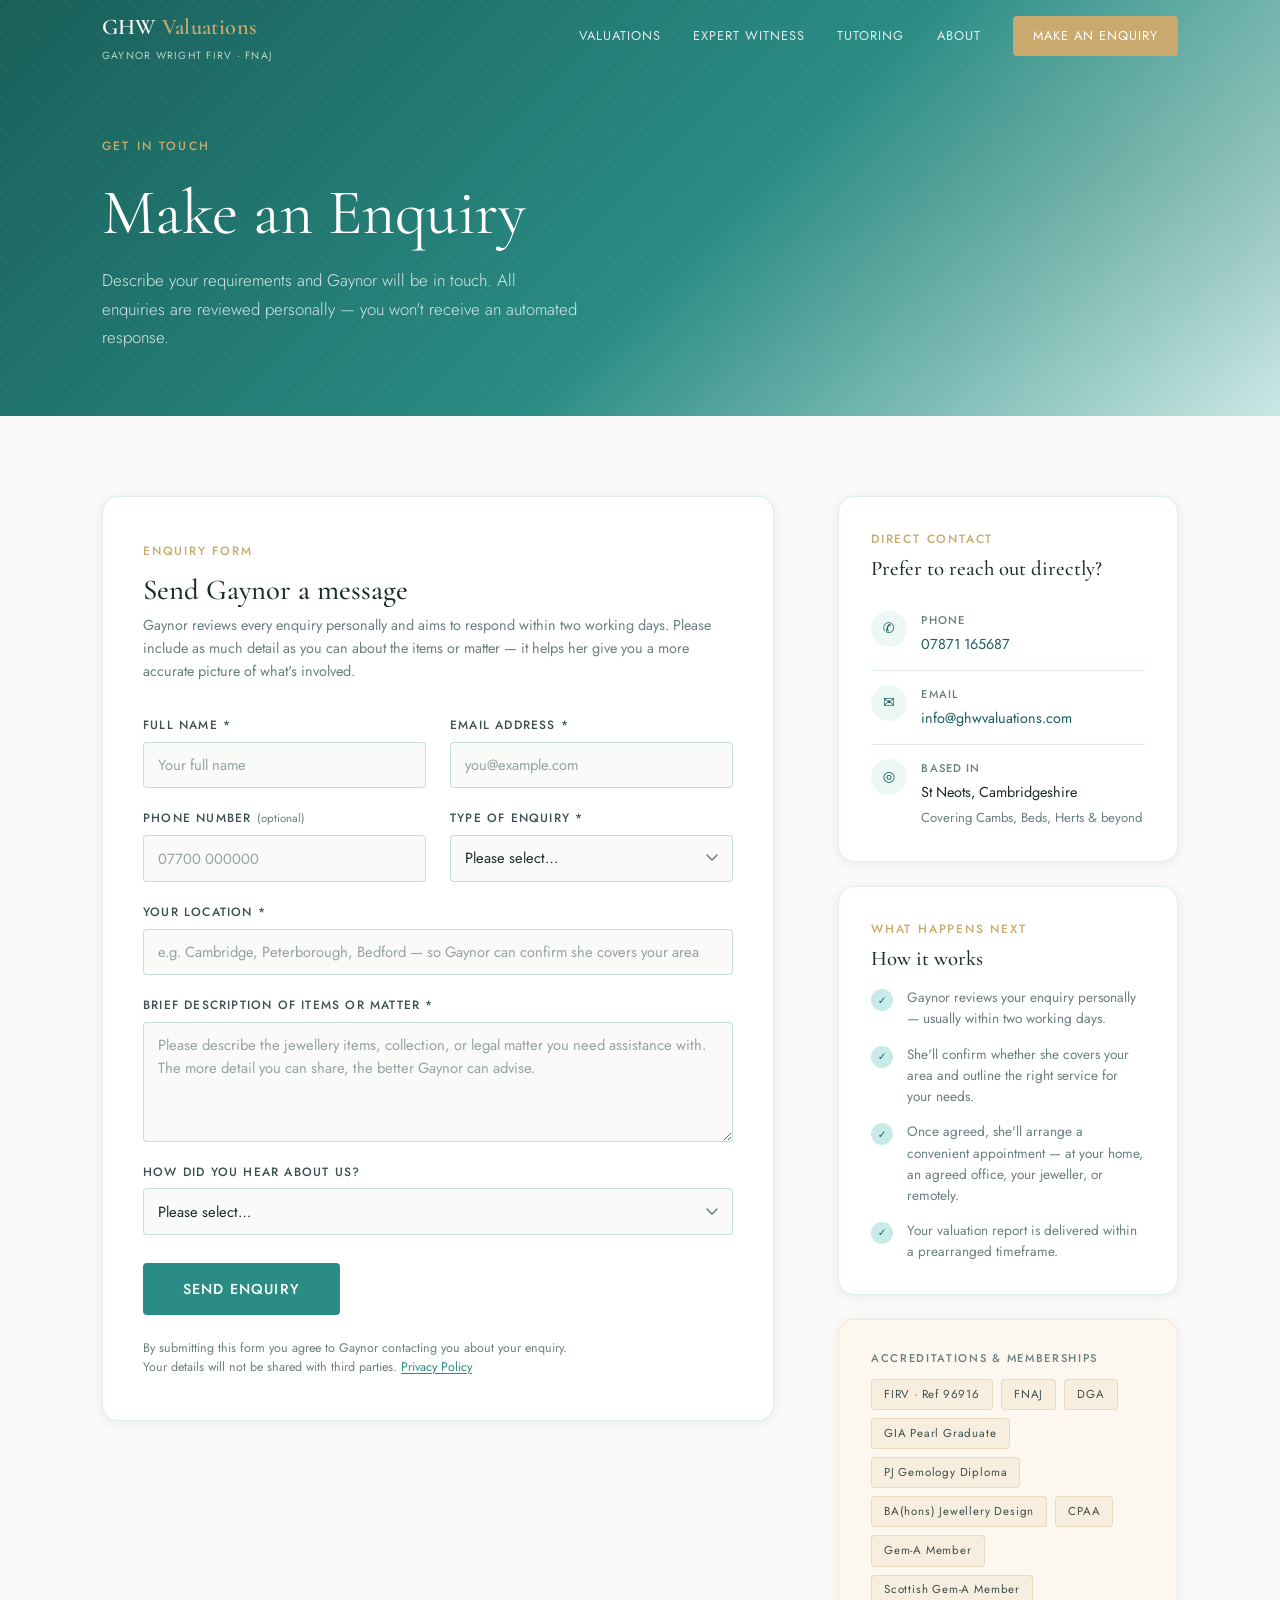
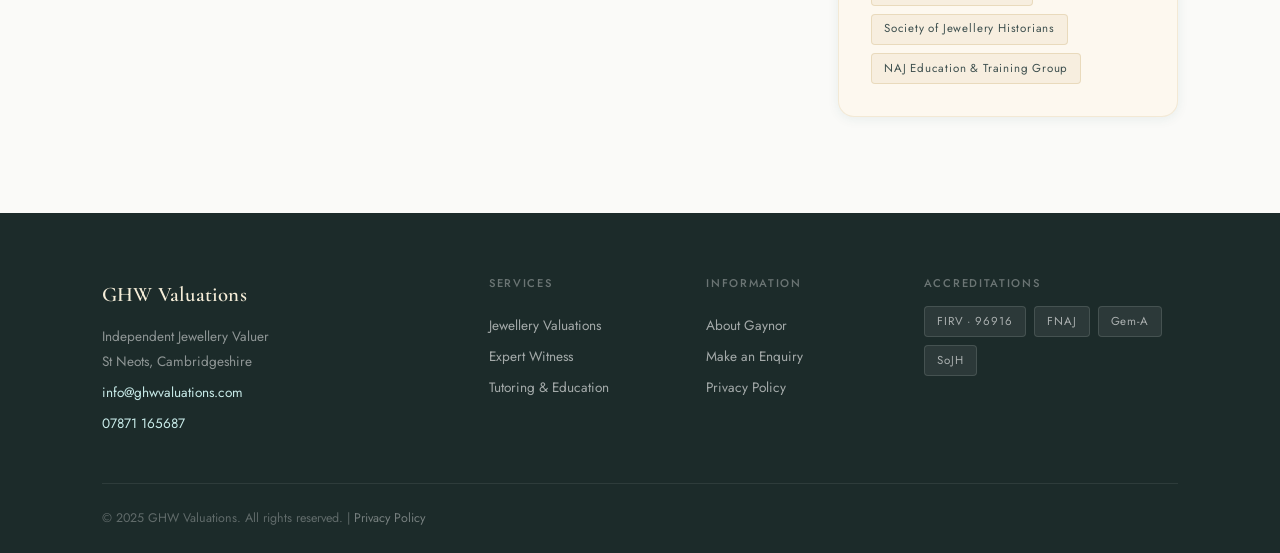
<file: enquiries.html>
<!DOCTYPE html>
<html lang="en">
<head>
    <link rel="icon" type="image/x-icon" href="favicon.ico">
    <link rel="apple-touch-icon" href="apple-touch-icon.png">
  <meta charset="UTF-8" />
  <meta name="viewport" content="width=device-width, initial-scale=1.0" />
  <title>Make an Enquiry — GHW Valuations</title>
  <meta name="description" content="Get in touch with GHW Valuations to arrange an independent jewellery valuation or expert witness instruction." />
  <link rel="preconnect" href="https://fonts.googleapis.com" />
  <link rel="preconnect" href="https://fonts.gstatic.com" crossorigin />
  <link href="https://fonts.googleapis.com/css2?family=Cormorant+Garamond:ital,wght@0,400;0,500;0,600;1,400;1,500&family=Jost:wght@300;400;500&display=swap" rel="stylesheet" />
  <link rel="stylesheet" href="style.css" />
  <link rel="canonical" href="https://www.ghwvaluations.com/enquiries.html" />
  <style>
    /* ─── PAGE HERO (shorter — no image) ──────────────────────── */
    .page-hero {
      position: relative;
      padding: calc(var(--nav-h) + 4rem) 0 4rem;
      overflow: hidden;
    }
    .page-hero .hero-bg {
      position: absolute;
      inset: 0;
      background:
        linear-gradient(135deg, var(--teal-dark) 0%, var(--teal) 55%, #3aafa640 100%),
        radial-gradient(ellipse at 80% 40%, rgba(201,169,110,0.18) 0%, transparent 60%);
      z-index: 0;
    }
    .page-hero .hero-bg::after {
      content: '';
      position: absolute;
      inset: 0;
      background-image: radial-gradient(circle at 1px 1px, rgba(255,255,255,0.06) 1px, transparent 0);
      background-size: 32px 32px;
    }
    .page-hero-inner {
      position: relative;
      z-index: 1;
      max-width: 680px;
    }
    .page-hero .hero-eyebrow { color: var(--champagne); }
    .page-hero .hero-title  { color: var(--white); margin-bottom: 1rem; font-weight: 400; }
    .page-hero .hero-body   { color: rgba(255,255,255,0.82); font-size: 1.05rem; font-weight: 300; margin: 0; }

    /* ─── ENQUIRY SECTION LAYOUT ────────────────────────────── */
    .enquiry-section {
      background: var(--off-white);
      padding: 5rem 0 6rem;
    }
    .enquiry-layout {
      display: grid;
      grid-template-columns: 1fr 340px;
      gap: 4rem;
      align-items: start;
    }

    /* ─── FORM CARD ──────────────────────────────────────────── */
    .form-card {
      background: var(--white);
      border: 1px solid var(--border);
      border-radius: var(--radius-lg);
      padding: 2.75rem 2.5rem;
      box-shadow: var(--shadow-sm);
    }
    .form-card h2 {
      font-size: 1.8rem;
      margin-bottom: 0.5rem;
    }
    .form-card .form-intro {
      font-size: 0.9rem;
      color: var(--text-muted);
      margin-bottom: 2rem;
      line-height: 1.6;
    }

    /* ─── FORM FIELDS ────────────────────────────────────────── */
    .form-grid {
      display: grid;
      grid-template-columns: 1fr 1fr;
      gap: 1.25rem 1.5rem;
    }
    .form-group { display: flex; flex-direction: column; gap: 0.4rem; }
    .form-group.full-width { grid-column: 1 / -1; }

    label {
      font-size: 0.75rem;
      font-weight: 500;
      letter-spacing: 0.1em;
      text-transform: uppercase;
      color: var(--text-mid);
    }
    label .optional {
      font-weight: 400;
      letter-spacing: 0;
      text-transform: none;
      color: var(--text-muted);
      font-size: 0.72rem;
    }

    input[type="text"],
    input[type="email"],
    input[type="tel"],
    select,
    textarea {
      font-family: var(--font-body);
      font-size: 0.92rem;
      color: var(--text-dark);
      background: var(--off-white);
      border: 1.5px solid var(--border-mid);
      border-radius: var(--radius-sm);
      padding: 0.7rem 0.9rem;
      width: 100%;
      transition: border-color 0.2s ease, box-shadow 0.2s ease;
      -webkit-appearance: none;
      appearance: none;
      outline: none;
    }
    input[type="text"]:focus,
    input[type="email"]:focus,
    input[type="tel"]:focus,
    select:focus,
    textarea:focus {
      border-color: var(--teal);
      box-shadow: 0 0 0 3px rgba(42,140,132,0.12);
      background: var(--white);
    }
    input[type="text"]::placeholder,
    input[type="email"]::placeholder,
    input[type="tel"]::placeholder,
    textarea::placeholder { color: var(--text-muted); opacity: 0.7; }

    select {
      background-image: url("data:image/svg+xml,%3Csvg xmlns='http://www.w3.org/2000/svg' width='12' height='8' viewBox='0 0 12 8'%3E%3Cpath d='M1 1l5 5 5-5' stroke='%236b7f7e' stroke-width='1.5' fill='none' stroke-linecap='round' stroke-linejoin='round'/%3E%3C/svg%3E");
      background-repeat: no-repeat;
      background-position: right 0.9rem center;
      padding-right: 2.5rem;
      cursor: pointer;
    }

    textarea {
      resize: vertical;
      min-height: 120px;
      line-height: 1.6;
    }

    .form-footer {
      margin-top: 1.75rem;
      display: flex;
      align-items: center;
      gap: 1.5rem;
      flex-wrap: wrap;
    }
    .form-footer .btn {
      white-space: nowrap;
    }
    .form-note {
      font-size: 0.78rem;
      color: var(--text-muted);
      line-height: 1.5;
    }
    .form-note a { color: var(--teal); text-decoration: underline; text-underline-offset: 2px; }

    /* ─── SUCCESS MESSAGE ────────────────────────────────────── */
    .form-success {
      display: none;
      background: var(--teal-pale);
      border: 1.5px solid var(--teal-light);
      border-radius: var(--radius-md);
      padding: 2rem;
      text-align: center;
    }
    .form-success .success-icon {
      font-size: 2.5rem;
      margin-bottom: 1rem;
      color: var(--teal);
    }
    .form-success h3 {
      font-size: 1.5rem;
      margin-bottom: 0.5rem;
    }
    .form-success p {
      font-size: 0.9rem;
      color: var(--text-muted);
      margin: 0;
    }

    /* ─── ERROR MESSAGE ──────────────────────────────────────── */
    .form-error {
      display: none;
      background: #fff5f5;
      border: 1.5px solid #f5c6c6;
      border-radius: var(--radius-sm);
      padding: 0.85rem 1rem;
      font-size: 0.85rem;
      color: #8b2020;
      margin-bottom: 1.25rem;
    }

    /* ─── SIDEBAR ────────────────────────────────────────────── */
    .enquiry-sidebar {
      display: flex;
      flex-direction: column;
      gap: 1.5rem;
      position: sticky;
      top: calc(var(--nav-h) + 2rem);
    }

    .sidebar-card {
      background: var(--white);
      border: 1px solid var(--border);
      border-radius: var(--radius-lg);
      padding: 2rem;
      box-shadow: var(--shadow-sm);
    }
    .sidebar-card .section-eyebrow { margin-bottom: 0.5rem; }
    .sidebar-card h3 { font-size: 1.3rem; margin-bottom: 1rem; }

    .contact-item {
      display: flex;
      align-items: flex-start;
      gap: 0.9rem;
      padding: 0.85rem 0;
      border-bottom: 1px solid var(--border);
    }
    .contact-item:last-child { border-bottom: none; padding-bottom: 0; }
    .contact-icon {
      width: 36px;
      height: 36px;
      border-radius: 50%;
      background: var(--teal-pale);
      color: var(--teal-dark);
      display: flex;
      align-items: center;
      justify-content: center;
      font-size: 0.9rem;
      flex-shrink: 0;
    }
    .contact-detail { display: flex; flex-direction: column; gap: 0.15rem; }
    .contact-label {
      font-size: 0.7rem;
      font-weight: 500;
      letter-spacing: 0.1em;
      text-transform: uppercase;
      color: var(--text-muted);
    }
    .contact-value {
      font-size: 0.9rem;
      color: var(--text-dark);
      font-weight: 400;
    }
    .contact-value a {
      color: var(--teal-dark);
      transition: color 0.2s;
    }
    .contact-value a:hover { color: var(--teal); }

    /* What to expect panel */
    .expect-list {
      display: flex;
      flex-direction: column;
      gap: 0.9rem;
    }
    .expect-item {
      display: flex;
      gap: 0.85rem;
      align-items: flex-start;
    }
    .expect-check {
      width: 22px;
      height: 22px;
      border-radius: 50%;
      background: var(--teal-light);
      color: var(--teal-dark);
      display: flex;
      align-items: center;
      justify-content: center;
      font-size: 0.65rem;
      font-weight: 600;
      flex-shrink: 0;
      margin-top: 2px;
    }
    .expect-item p {
      font-size: 0.85rem;
      color: var(--text-muted);
      line-height: 1.55;
      margin: 0;
    }

    /* Accreditation mini-badges */
    .sidebar-accreditations {
      background: var(--champ-pale);
      border: 1px solid rgba(201,169,110,0.2);
    }
    .sidebar-accreditations h4 {
      font-family: var(--font-body);
      font-size: 0.7rem;
      font-weight: 500;
      letter-spacing: 0.15em;
      text-transform: uppercase;
      color: var(--text-muted);
      margin-bottom: 0.85rem;
    }
    .sidebar-badges { display: flex; flex-wrap: wrap; gap: 0.5rem; }
    .sidebar-badge {
      background: rgba(201,169,110,0.12);
      border: 1px solid rgba(201,169,110,0.3);
      color: var(--text-mid);
      font-size: 0.72rem;
      letter-spacing: 0.07em;
      padding: 0.3rem 0.75rem;
      border-radius: var(--radius-sm);
    }

    /* ─── RESPONSIVE ─────────────────────────────────────────── */
    @media (max-width: 960px) {
      .enquiry-layout {
        grid-template-columns: 1fr;
        gap: 2.5rem;
      }
      .enquiry-sidebar {
        position: static;
      }
    }
    @media (max-width: 600px) {
      .form-grid {
        grid-template-columns: 1fr;
      }
      .form-group.full-width {
        grid-column: 1;
      }
      .form-card {
        padding: 2rem 1.5rem;
      }
      .form-footer {
        flex-direction: column;
        align-items: flex-start;
      }
    }
  </style>
</head>
<body>

  <!-- ─── HEADER ─────────────────────────────────────────────── -->
  <header class="site-header" id="site-header">
    <div class="container">
      <nav class="nav-inner">
        <a href="index.html" class="logo">
          <span class="logo-main">GHW <span style="color: var(--champagne);">Valuations</span></span>
          <span class="logo-sub">Gaynor Wright FIRV · FNAJ</span>
        </a>
        <div class="site-nav" id="site-nav">
          <a href="valuations.html">Valuations</a>
          <a href="expert-witness.html">Expert Witness</a>
          <a href="tutoring.html">Tutoring</a>
          <a href="about.html">About</a>
          <a href="enquiries.html" class="nav-cta">Make an Enquiry</a>
        </div>
        <button class="nav-toggle" id="nav-toggle" aria-label="Toggle navigation">☰</button>
      </nav>
    </div>
  </header>

  <!-- ─── PAGE HERO ──────────────────────────────────────────── -->
  <section class="page-hero">
    <div class="hero-bg"></div>
    <div class="container">
      <div class="page-hero-inner">
        <p class="hero-eyebrow section-eyebrow">Get in Touch</p>
        <h1 class="hero-title">Make an Enquiry</h1>
        <p class="hero-body">Describe your requirements and Gaynor will be in touch. All enquiries are reviewed personally — you won't receive an automated response.</p>
      </div>
    </div>
  </section>

  <!-- ─── ENQUIRY SECTION ─────────────────────────────────────── -->
  <section class="enquiry-section">
    <div class="container">
      <div class="enquiry-layout">

        <!-- FORM CARD -->
        <div class="form-card">
          <p class="section-eyebrow">Enquiry Form</p>
          <h2>Send Gaynor a message</h2>
          <p class="form-intro">Gaynor reviews every enquiry personally and aims to respond within two working days. Please include as much detail as you can about the items or matter — it helps her give you a more accurate picture of what's involved.</p>

          <div class="form-error" id="form-error" role="alert">
            Something went wrong sending your message. Please try again, or contact Gaynor directly by phone or email.
          </div>

          <form id="enquiry-form" novalidate>
            <div class="form-grid">

              <div class="form-group">
                <label for="name">Full Name <span aria-hidden="true">*</span></label>
                <input type="text" id="name" name="name" placeholder="Your full name" required autocomplete="name" />
              </div>

              <div class="form-group">
                <label for="email">Email Address <span aria-hidden="true">*</span></label>
                <input type="email" id="email" name="email" placeholder="you@example.com" required autocomplete="email" />
              </div>

              <div class="form-group">
                <label for="phone">Phone Number <span class="optional">(optional)</span></label>
                <input type="tel" id="phone" name="phone" placeholder="07700 000000" autocomplete="tel" />
              </div>

              <div class="form-group">
                <label for="enquiry-type">Type of Enquiry <span aria-hidden="true">*</span></label>
                <select id="enquiry-type" name="enquiry_type" required>
                  <option value="" disabled selected>Please select…</option>
                  <option value="Insurance Valuation">Insurance Valuation</option>
                  <option value="Probate Valuation">Probate Valuation</option>
                  <option value="Division of Assets / Family Division">Division of Assets / Family Division</option>
                  <option value="Expert Witness Instruction">Expert Witness Instruction</option>
                  <option value="Tutoring / Education">Tutoring / Education</option>
                  <option value="Other">Other</option>
                </select>
              </div>

              <div class="form-group full-width">
                <label for="location">Your Location <span aria-hidden="true">*</span></label>
                <input type="text" id="location" name="location" placeholder="e.g. Cambridge, Peterborough, Bedford — so Gaynor can confirm she covers your area" required />
              </div>

              <div class="form-group full-width">
                <label for="description">Brief Description of Items or Matter <span aria-hidden="true">*</span></label>
                <textarea id="description" name="description" placeholder="Please describe the jewellery items, collection, or legal matter you need assistance with. The more detail you can share, the better Gaynor can advise." required></textarea>
              </div>

              <div class="form-group full-width">
                <label for="referral">How Did You Hear About Us?</label>
                <select id="referral" name="referral_source">
                  <option value="" disabled selected>Please select…</option>
                  <option value="Google search">Google search</option>
                  <option value="Recommendation">Recommendation</option>
                  <option value="NAJ directory">NAJ directory</option>
                  <option value="Jewellery Appraisers of the World">Jewellery Appraisers of the World</option>
                  <option value="Other">Other</option>
                </select>
              </div>

            </div><!-- /.form-grid -->

            <div class="form-footer">
              <button type="submit" class="btn btn-primary btn-large" id="submit-btn">Send Enquiry</button>
              <p class="form-note">By submitting this form you agree to Gaynor contacting you about your enquiry.<br>Your details will not be shared with third parties. <a href="privacy.html">Privacy Policy</a></p>
            </div>
          </form>

          <!-- SUCCESS STATE -->
          <div class="form-success" id="form-success" role="status" aria-live="polite">
            <div class="success-icon">✦</div>
            <h3>Thank you for getting in touch</h3>
            <p>Your enquiry has been received. Gaynor will review it personally and aims to reply within two working days. If your matter is urgent, please call or email directly using the details alongside.</p>
          </div>
        </div><!-- /.form-card -->

        <!-- SIDEBAR -->
        <aside class="enquiry-sidebar">

          <!-- Direct contact -->
          <div class="sidebar-card">
            <p class="section-eyebrow">Direct Contact</p>
            <h3>Prefer to reach out directly?</h3>
            <div class="contact-item">
              <div class="contact-icon" aria-hidden="true">✆</div>
              <div class="contact-detail">
                <span class="contact-label">Phone</span>
                <span class="contact-value"><a href="tel:07871165687">07871 165687</a></span>
              </div>
            </div>
            <div class="contact-item">
              <div class="contact-icon" aria-hidden="true">✉</div>
              <div class="contact-detail">
                <span class="contact-label">Email</span>
                <span class="contact-value"><a href="mailto:info@ghwvaluations.com">info@ghwvaluations.com</a></span>
              </div>
            </div>
            <div class="contact-item">
              <div class="contact-icon" aria-hidden="true">◎</div>
              <div class="contact-detail">
                <span class="contact-label">Based in</span>
                <span class="contact-value">St Neots, Cambridgeshire<br><span style="color: var(--text-muted); font-size: 0.82rem;">Covering Cambs, Beds, Herts &amp; beyond</span></span>
              </div>
            </div>
          </div>

          <!-- What to expect -->
          <div class="sidebar-card">
            <p class="section-eyebrow">What Happens Next</p>
            <h3>How it works</h3>
            <div class="expect-list">
              <div class="expect-item">
                <div class="expect-check" aria-hidden="true">✓</div>
                <p>Gaynor reviews your enquiry personally — usually within two working days.</p>
              </div>
              <div class="expect-item">
                <div class="expect-check" aria-hidden="true">✓</div>
                <p>She'll confirm whether she covers your area and outline the right service for your needs.</p>
              </div>
              <div class="expect-item">
                <div class="expect-check" aria-hidden="true">✓</div>
                <p>Once agreed, she'll arrange a convenient appointment — at your home, an agreed office, your jeweller, or remotely.</p>
              </div>
              <div class="expect-item">
                <div class="expect-check" aria-hidden="true">✓</div>
                <p>Your valuation report is delivered within a prearranged timeframe.</p>
              </div>
            </div>
          </div>

          <div class="sidebar-card sidebar-accreditations">
            <h4>Accreditations &amp; Memberships</h4>
            <div class="sidebar-badges">
              <span class="sidebar-badge">FIRV · Ref 96916</span>
              <span class="sidebar-badge">FNAJ</span>
              <span class="sidebar-badge">DGA</span>
              <span class="sidebar-badge">GIA Pearl Graduate</span>
              <span class="sidebar-badge">PJ Gemology Diploma</span>
              <span class="sidebar-badge">BA(hons) Jewellery Design</span>
              <span class="sidebar-badge">CPAA</span>
              <span class="sidebar-badge">Gem-A Member</span>
              <span class="sidebar-badge">Scottish Gem-A Member</span>
              <span class="sidebar-badge">Society of Jewellery Historians</span>
              <span class="sidebar-badge">NAJ Education &amp; Training Group</span>
            </div>
          </div>

        </aside><!-- /.enquiry-sidebar -->

      </div><!-- /.enquiry-layout -->
    </div>
  </section>

  <!-- ─── FOOTER ──────────────────────────────────────────────── -->
  <footer class="site-footer">
    <div class="container">
      <div class="footer-inner">
        <div class="footer-brand">
          <span class="logo-main">GHW Valuations</span>
          <p>Independent Jewellery Valuer<br>St Neots, Cambridgeshire</p>
          <p><a href="mailto:info@ghwvaluations.com">info@ghwvaluations.com</a></p>
          <p><a href="tel:07871165687">07871 165687</a></p>
        </div>
        <div class="footer-links">
          <h4>Services</h4>
          <a href="valuations.html">Jewellery Valuations</a>
          <a href="expert-witness.html">Expert Witness</a>
          <a href="tutoring.html">Tutoring &amp; Education</a>
        </div>
        <div class="footer-links">
          <h4>Information</h4>
          <a href="about.html">About Gaynor</a>
          <a href="enquiries.html">Make an Enquiry</a>
          <a href="privacy.html">Privacy Policy</a>
        </div>
        <div class="footer-accreditations">
          <h4>Accreditations</h4>
          <div class="accreditation-badges">
            <span class="badge">FIRV · 96916</span>
            <span class="badge">FNAJ</span>
            <span class="badge">Gem-A</span>
            <span class="badge">SoJH</span>
          </div>
        </div>
      </div>
      <div class="footer-base">
        <p>© 2025 GHW Valuations. All rights reserved. | <a href="privacy.html">Privacy Policy</a></p>
      </div>
    </div>
  </footer>

  <script>
    // ── Scroll header ──
    const header = document.getElementById('site-header');
    window.addEventListener('scroll', () => {
      header.classList.toggle('scrolled', window.scrollY > 40);
    });

    // ── Mobile nav ──
    const toggle = document.getElementById('nav-toggle');
    const nav    = document.getElementById('site-nav');
    toggle.addEventListener('click', () => nav.classList.toggle('open'));

    // ── Formspree async submit ──
    const form       = document.getElementById('enquiry-form');
    const successEl  = document.getElementById('form-success');
    const errorEl    = document.getElementById('form-error');
    const submitBtn  = document.getElementById('submit-btn');

    form.addEventListener('submit', async (e) => {
      e.preventDefault();
      errorEl.style.display = 'none';

      // Basic HTML5 validation
      if (!form.checkValidity()) {
        form.reportValidity();
        return;
      }

      submitBtn.disabled    = true;
      submitBtn.textContent = 'Sending…';

      try {
        const data     = new FormData(form);
        const response = await fetch('https://formspree.io/f/mrerlgnn', {
          method:  'POST',
          body:    data,
          headers: { 'Accept': 'application/json' }
        });

        if (response.ok) {
          form.style.display      = 'none';
          successEl.style.display = 'block';
        } else {
          throw new Error('Server error');
        }
      } catch {
        errorEl.style.display     = 'block';
        submitBtn.disabled        = false;
        submitBtn.textContent     = 'Send Enquiry';
        errorEl.scrollIntoView({ behavior: 'smooth', block: 'nearest' });
      }
    });
  </script>

</body>
</html>
</file>
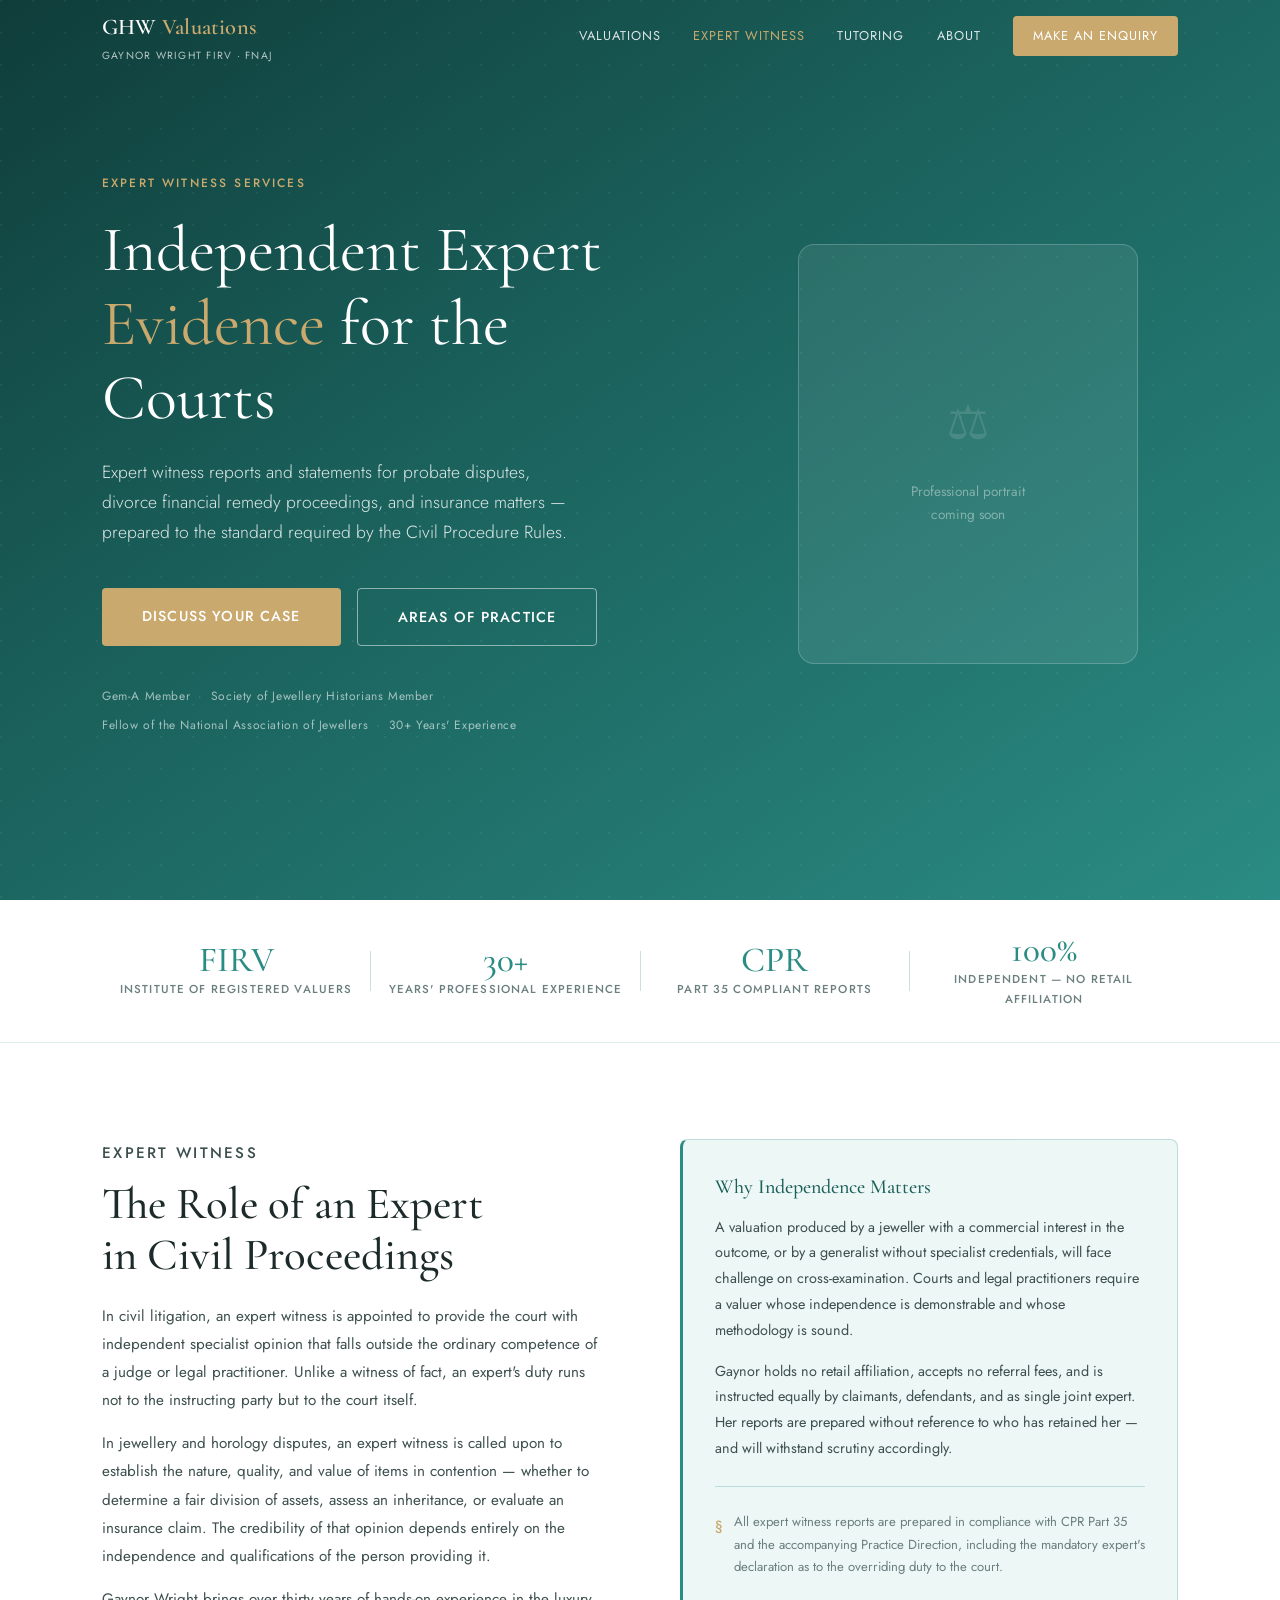
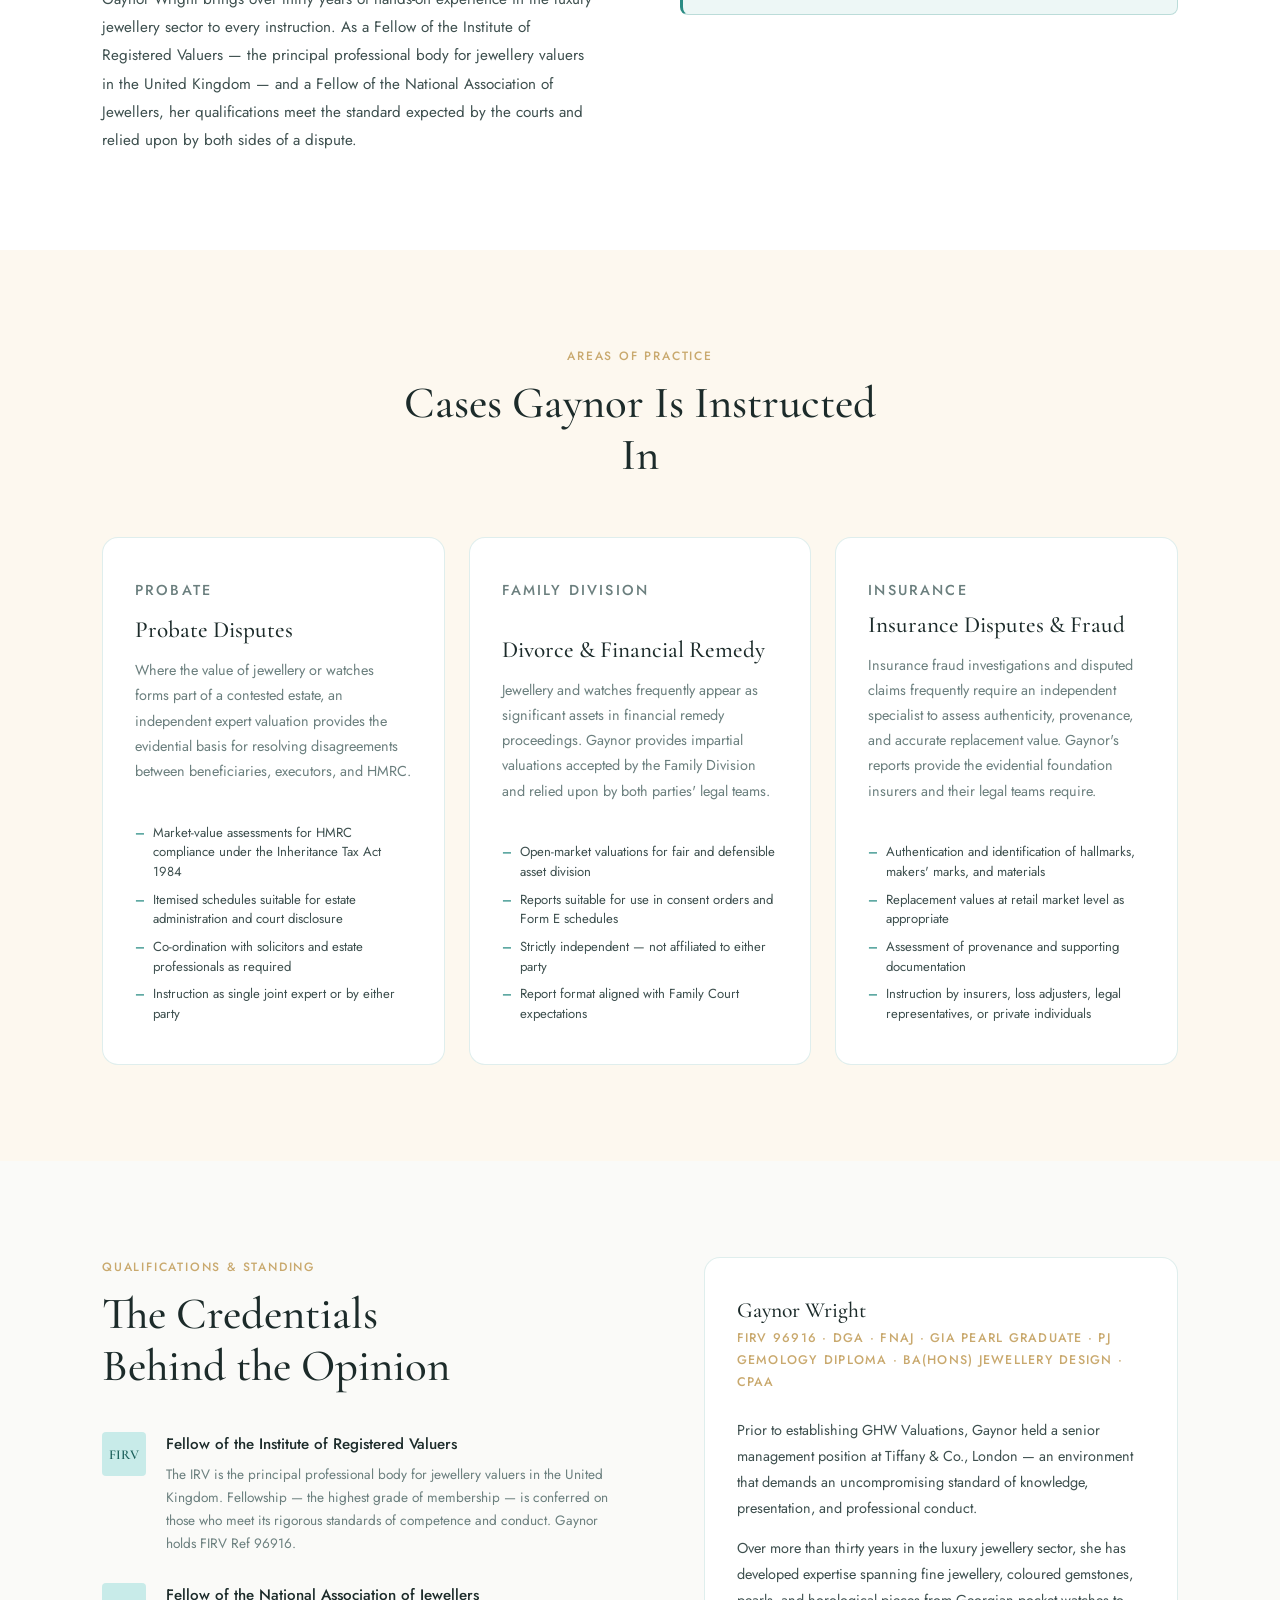
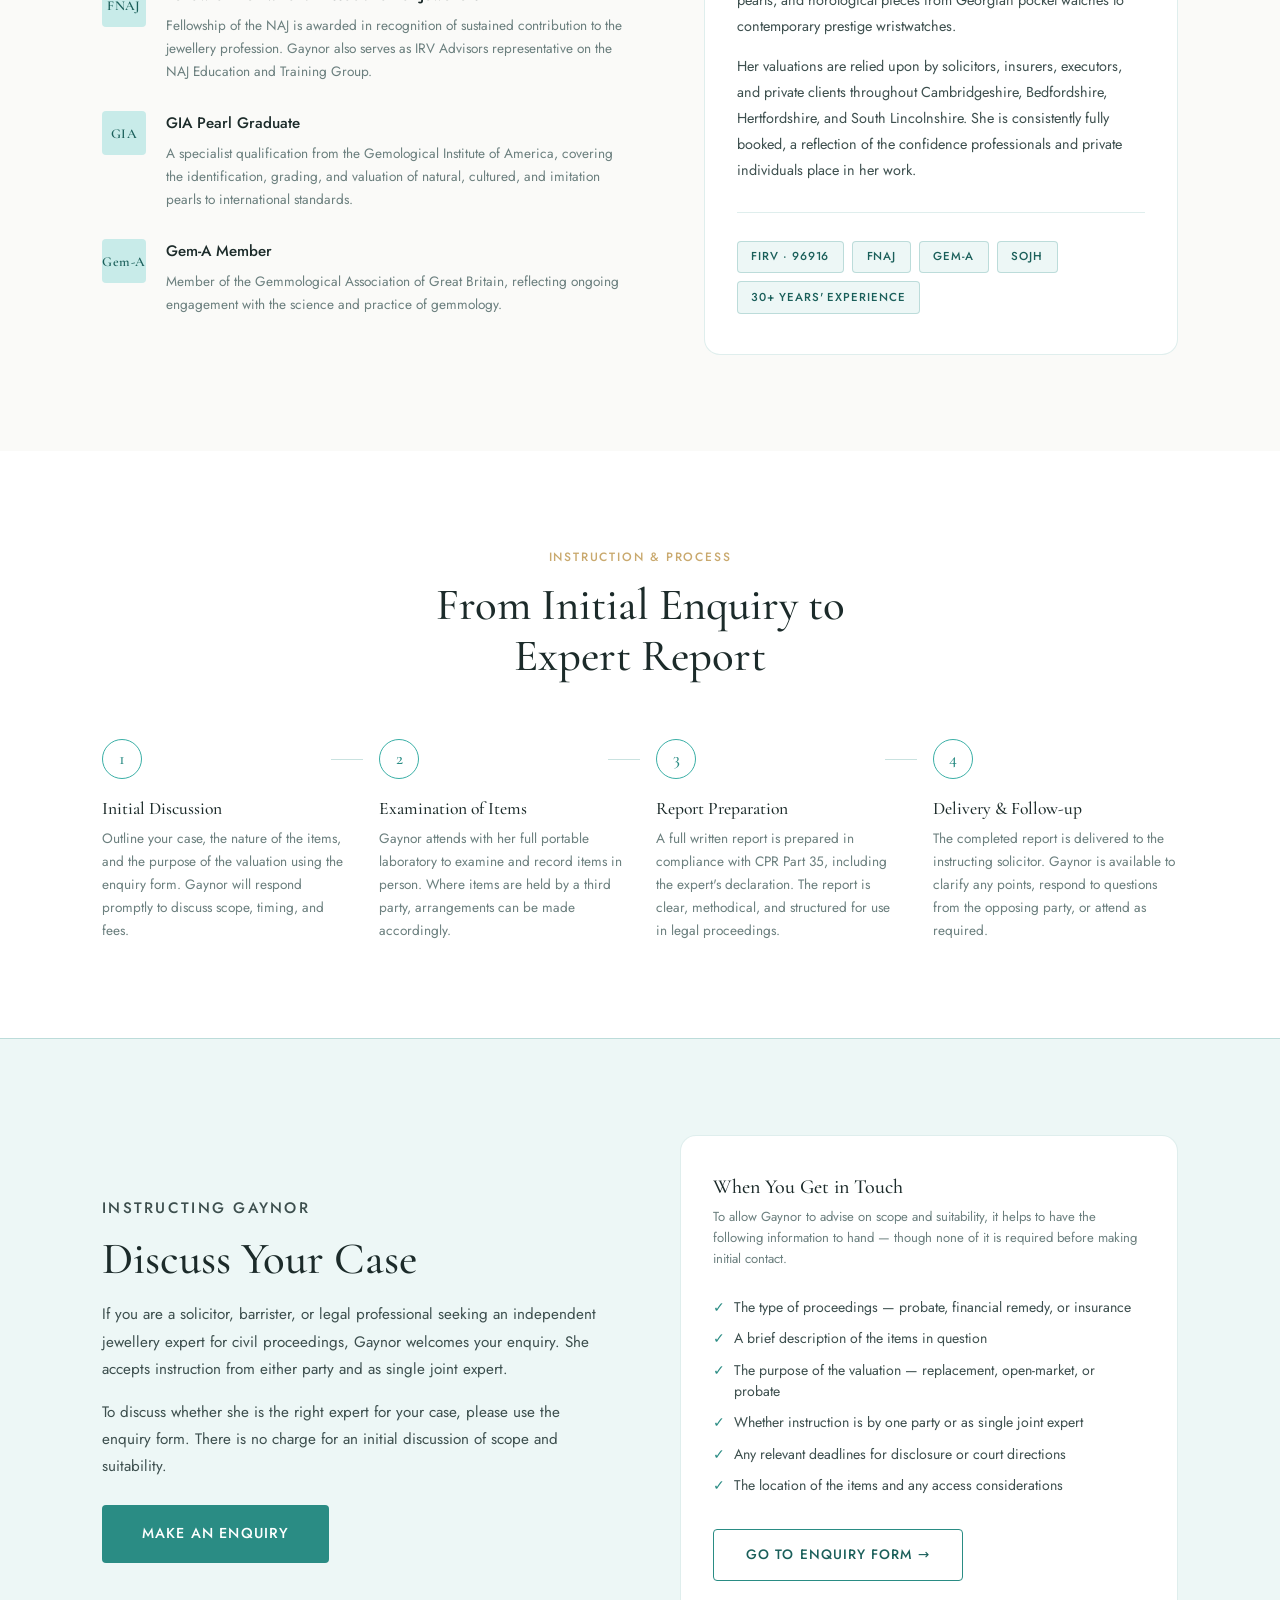
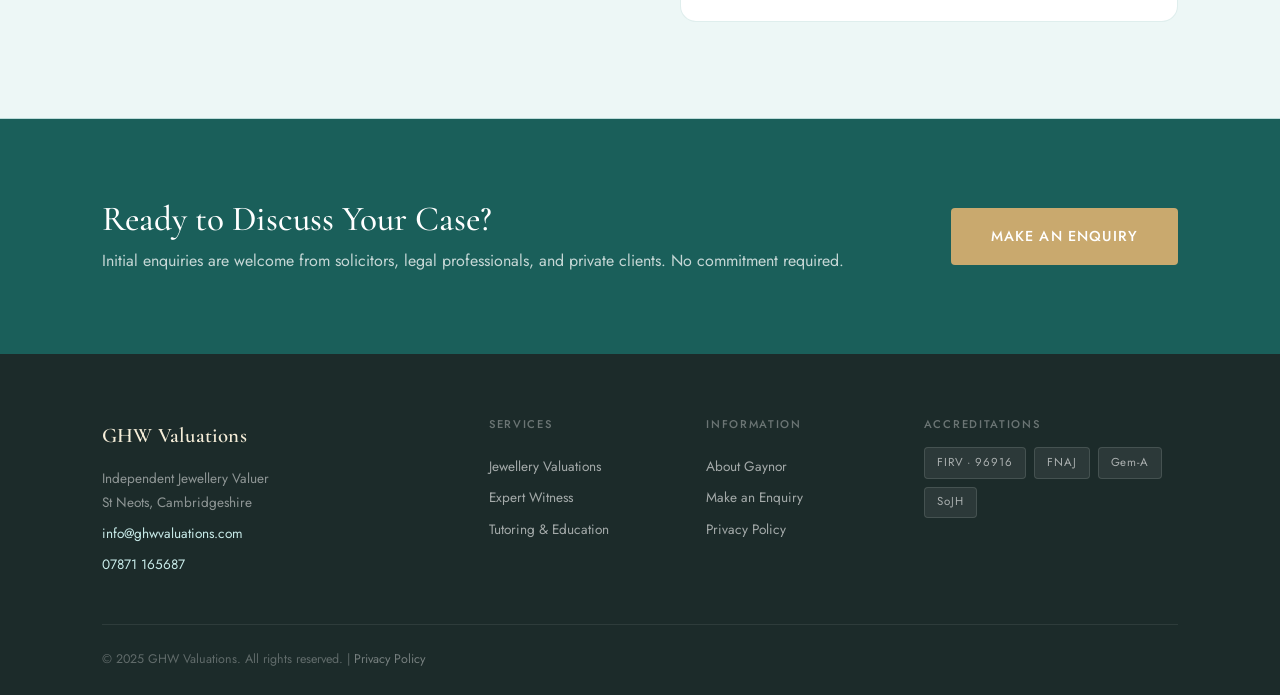
<file: expert-witness.html>
<!DOCTYPE html>
<html lang="en">
<head>
    <link rel="icon" type="image/x-icon" href="favicon.ico">
    <link rel="apple-touch-icon" href="apple-touch-icon.png">
  <meta charset="UTF-8" />
  <meta name="viewport" content="width=device-width, initial-scale=1.0" />
  <title>Expert Witness Services — GHW Valuations</title>
  <meta name="description" content="Independent expert witness reports and statements for probate disputes, divorce financial remedy proceedings, and insurance matters. Gaynor Wright FIRV, FNAJ." />
  <link rel="preconnect" href="https://fonts.googleapis.com" />
  <link rel="preconnect" href="https://fonts.gstatic.com" crossorigin />
  <link href="https://fonts.googleapis.com/css2?family=Cormorant+Garamond:ital,wght@0,400;0,500;0,600;1,400;1,500&family=Jost:wght@300;400;500&display=swap" rel="stylesheet" />
  <link rel="stylesheet" href="style.css" />
  <link rel="canonical" href="https://www.ghwvaluations.com/expert-witness.html" />

  <style>
    /* ─── PAGE-SPECIFIC: EXPERT WITNESS ─────────────────────────── */

    /* Hero variant — darker, more authoritative */
    .hero-ew .hero-bg {
      background:
        linear-gradient(145deg, #0f3d3a 0%, var(--teal-dark) 40%, var(--teal) 100%),
        radial-gradient(ellipse at 75% 40%, rgba(201,169,110,0.18) 0%, transparent 55%);
    }

    /* What is an Expert Witness — explanation panel */
    .explainer { background: var(--white); }
    .explainer-inner {
      display: grid;
      grid-template-columns: 1fr 1fr;
      gap: 5rem;
      align-items: start;
    }
    .explainer-text h2 { margin-bottom: 1.25rem; }
    .explainer-text p { color: var(--text-mid); font-size: 0.95rem; line-height: 1.85; }
    .explainer-aside {
      background: var(--teal-pale);
      border: 1px solid var(--border-mid);
      border-left: 3px solid var(--teal);
      border-radius: var(--radius-md);
      padding: 2.25rem 2rem;
    }
    .explainer-aside h3 {
      font-size: 1.25rem;
      margin-bottom: 1rem;
      color: var(--teal-dark);
    }
    .explainer-aside p { font-size: 0.9rem; color: var(--text-mid); line-height: 1.8; }
    .cpr-note {
      display: flex;
      align-items: flex-start;
      gap: 0.75rem;
      margin-top: 1.5rem;
      padding-top: 1.5rem;
      border-top: 1px solid var(--border-mid);
    }
    .cpr-note-icon {
      font-size: 1.1rem;
      color: var(--champagne);
      flex-shrink: 0;
      margin-top: 2px;
    }
    .cpr-note p { font-size: 0.82rem; color: var(--text-muted); margin: 0; line-height: 1.7; }

    /* Case types */
    .case-types { background: var(--champ-pale); }
    .case-types-grid {
      display: grid;
      grid-template-columns: repeat(3, 1fr);
      gap: 1.5rem;
    }
    .case-card {
      background: var(--white);
      border: 1px solid var(--border);
      border-radius: var(--radius-lg);
      padding: 2.5rem 2rem;
      display: flex;
      flex-direction: column;
      transition: all 0.25s ease;
    }
    .case-card:hover {
      border-color: var(--teal-mid);
      box-shadow: var(--shadow-md);
      transform: translateY(-3px);
    }
    .case-type-label {
      font-size: 0.7rem;
      font-weight: 500;
      letter-spacing: 0.15em;
      text-transform: uppercase;
      color: var(--champagne);
      margin-bottom: 0.5rem;
    }
    .case-card h3 {
      font-size: 1.45rem;
      margin-bottom: 0.9rem;
      color: var(--text-dark);
    }
    .case-card p {
      font-size: 0.9rem;
      color: var(--text-muted);
      line-height: 1.75;
      flex: 1;
    }
    .case-card-features {
      list-style: none;
      margin-top: 1.5rem;
      display: flex;
      flex-direction: column;
      gap: 0.5rem;
    }
    .case-card-features li {
      font-size: 0.82rem;
      color: var(--text-mid);
      display: flex;
      align-items: flex-start;
      gap: 0.5rem;
      line-height: 1.5;
    }
    .case-card-features li::before {
      content: '–';
      color: var(--teal);
      flex-shrink: 0;
      font-weight: 500;
    }

    /* Credentials section */
    .credentials-section { background: var(--off-white); }
    .credentials-inner {
      display: grid;
      grid-template-columns: 1.1fr 1fr;
      gap: 5rem;
      align-items: start;
    }
    .credentials-list {
      display: flex;
      flex-direction: column;
      gap: 1.75rem;
    }
    .credential-item {
      display: flex;
      gap: 1.25rem;
      align-items: flex-start;
    }
    .credential-mark {
      width: 44px;
      height: 44px;
      border-radius: var(--radius-sm);
      background: var(--teal-light);
      color: var(--teal-dark);
      display: flex;
      align-items: center;
      justify-content: center;
      font-family: var(--font-display);
      font-size: 0.85rem;
      font-weight: 600;
      flex-shrink: 0;
      letter-spacing: 0.03em;
    }
    .credential-item strong {
      display: block;
      font-size: 0.95rem;
      margin-bottom: 0.3rem;
      color: var(--text-dark);
    }
    .credential-item p {
      font-size: 0.85rem;
      color: var(--text-muted);
      margin: 0;
      line-height: 1.7;
    }
    .credentials-profile {
      background: var(--white);
      border: 1px solid var(--border);
      border-radius: var(--radius-lg);
      padding: 2.5rem 2rem;
    }
    .credentials-profile h3 {
      font-size: 1.35rem;
      margin-bottom: 0.25rem;
    }
    .credentials-profile .profile-title {
      font-size: 0.78rem;
      letter-spacing: 0.1em;
      text-transform: uppercase;
      color: var(--champagne);
      margin-bottom: 1.5rem;
      font-weight: 500;
      font-family: var(--font-body);
    }
    .credentials-profile p {
      font-size: 0.9rem;
      color: var(--text-mid);
      line-height: 1.8;
    }
    .profile-badges {
      display: flex;
      flex-wrap: wrap;
      gap: 0.5rem;
      margin-top: 1.75rem;
      padding-top: 1.75rem;
      border-top: 1px solid var(--border);
    }
    .profile-badge {
      background: var(--teal-pale);
      border: 1px solid var(--border-mid);
      color: var(--teal-dark);
      font-size: 0.72rem;
      font-weight: 500;
      letter-spacing: 0.08em;
      text-transform: uppercase;
      padding: 0.35rem 0.85rem;
      border-radius: var(--radius-sm);
    }

    /* What to expect section */
    .process-section { background: var(--white); }
    .process-steps {
      display: grid;
      grid-template-columns: repeat(4, 1fr);
      gap: 2rem;
      counter-reset: step;
    }
    .process-step {
      position: relative;
    }
    .process-step::after {
      content: '';
      position: absolute;
      top: 20px;
      right: -1rem;
      width: 2rem;
      height: 1px;
      background: var(--border-mid);
    }
    .process-step:last-child::after { display: none; }
    .step-number {
      width: 40px;
      height: 40px;
      border-radius: 50%;
      border: 1.5px solid var(--teal-mid);
      color: var(--teal);
      font-family: var(--font-display);
      font-size: 1.1rem;
      font-weight: 500;
      display: flex;
      align-items: center;
      justify-content: center;
      margin-bottom: 1.25rem;
      flex-shrink: 0;
    }
    .process-step h4 {
      font-size: 1.1rem;
      margin-bottom: 0.5rem;
      color: var(--text-dark);
    }
    .process-step p {
      font-size: 0.85rem;
      color: var(--text-muted);
      line-height: 1.7;
    }

    /* Solicitor-facing enquiry section */
    .solicitor-enquiry { background: var(--teal-pale); border-top: 1px solid var(--border-mid); border-bottom: 1px solid var(--border-mid); }
    .solicitor-inner {
      display: grid;
      grid-template-columns: 1fr 1fr;
      gap: 5rem;
      align-items: center;
    }
    .solicitor-enquiry h2 { margin-bottom: 1rem; }
    .solicitor-enquiry p { color: var(--text-mid); font-size: 0.95rem; line-height: 1.8; }
    .enquiry-panel {
      background: var(--white);
      border: 1px solid var(--border);
      border-radius: var(--radius-lg);
      padding: 2.5rem 2rem;
    }
    .enquiry-panel h3 {
      font-size: 1.25rem;
      margin-bottom: 0.4rem;
    }
    .enquiry-panel .panel-sub {
      font-size: 0.82rem;
      color: var(--text-muted);
      margin-bottom: 1.75rem;
      line-height: 1.6;
    }
    .enquiry-checklist {
      list-style: none;
      display: flex;
      flex-direction: column;
      gap: 0.65rem;
      margin-bottom: 2rem;
    }
    .enquiry-checklist li {
      font-size: 0.88rem;
      color: var(--text-mid);
      display: flex;
      align-items: flex-start;
      gap: 0.6rem;
      line-height: 1.5;
    }
    .enquiry-checklist li::before {
      content: '✓';
      color: var(--teal);
      font-weight: 500;
      flex-shrink: 0;
    }

    /* Responsive */
    @media (max-width: 900px) {
      .explainer-inner,
      .credentials-inner,
      .solicitor-inner { grid-template-columns: 1fr; gap: 3rem; }
      .case-types-grid { grid-template-columns: 1fr; }
      .process-steps { grid-template-columns: 1fr 1fr; }
      .process-step::after { display: none; }
    }
    @media (max-width: 600px) {
      .process-steps { grid-template-columns: 1fr; }
    }
  </style>
</head>

<body>

  <!-- ─── HEADER ──────────────────────────────────────────────── -->
  <header class="site-header" id="site-header">
    <div class="container">
      <nav class="nav-inner">
        <a href="index.html" class="logo">
          <span class="logo-main">GHW <span style="color: var(--champagne);">Valuations</span></span>
          <span class="logo-sub">Gaynor Wright FIRV · FNAJ</span>
        </a>
        <div class="site-nav" id="site-nav">
          <a href="valuations.html">Valuations</a>
          <a href="expert-witness.html" style="color: var(--champagne);">Expert Witness</a>
          <a href="tutoring.html">Tutoring</a>
          <a href="about.html">About</a>
          <a href="enquiries.html" class="nav-cta">Make an Enquiry</a>
        </div>
        <button class="nav-toggle" id="nav-toggle" aria-label="Toggle navigation">☰</button>
      </nav>
    </div>
  </header>


  <!-- ─── HERO ────────────────────────────────────────────────── -->
  <section class="hero hero-ew">
    <div class="hero-bg"></div>
    <div class="container">
      <div class="hero-inner">
        <div class="hero-content">
          <p class="hero-eyebrow">Expert Witness Services</p>
          <h1 class="hero-title">Independent Expert<br><em style="color: var(--champagne); font-style: normal;">Evidence</em> for the Courts</h1>
          <p class="hero-body">
            Expert witness reports and statements for probate disputes, divorce financial remedy proceedings,
            and insurance matters — prepared to the standard required by the Civil Procedure Rules.
          </p>
          <div class="hero-actions">
            <a href="enquiries.html" class="btn btn-primary btn-large">Discuss Your Case</a>
            <a href="#case-types" class="btn btn-ghost btn-large">Areas of Practice</a>
          </div>
          <div class="hero-credentials">
            <span>Gem-A Member</span>
            <span class="divider">·</span>
            <span>Society of Jewellery Historians Member</span>
            <span class="divider">·</span>
            <span>Fellow of the National Association of Jewellers</span>
            <span class="divider">·</span>
            <span>30+ Years' Experience</span>
          </div>
        </div>
        <div class="hero-image-wrap">
          <div class="hero-image-placeholder">
            <span class="placeholder-icon">⚖</span>
            <span>Professional portrait<br>coming soon</span>
          </div>
        </div>
      </div>
    </div>
  </section>


  <!-- ─── TRUST BAR ────────────────────────────────────────────── -->
  <div class="trust-bar">
    <div class="container">
      <div class="trust-inner">
        <div class="trust-item">
          <span class="trust-number">FIRV</span>
          <span class="trust-label">Institute of Registered Valuers</span>
        </div>
        <div class="trust-divider"></div>
        <div class="trust-item">
          <span class="trust-number">30+</span>
          <span class="trust-label">Years' Professional Experience</span>
        </div>
        <div class="trust-divider"></div>
        <div class="trust-item">
          <span class="trust-number">CPR</span>
          <span class="trust-label">Part 35 Compliant Reports</span>
        </div>
        <div class="trust-divider"></div>
        <div class="trust-item">
          <span class="trust-number">100%</span>
          <span class="trust-label">Independent — No Retail Affiliation</span>
        </div>
      </div>
    </div>
  </div>


  <!-- ─── WHAT IS AN EXPERT WITNESS ───────────────────────────── -->
  <section class="section explainer">
    <div class="container">
      <div class="explainer-inner">
        <div class="explainer-text">
          <p class="section-eyebrow">Expert Witness</p>
          <h2>The Role of an Expert<br>in Civil Proceedings</h2>
          <p>
            In civil litigation, an expert witness is appointed to provide the court with independent
            specialist opinion that falls outside the ordinary competence of a judge or legal
            practitioner. Unlike a witness of fact, an expert's duty runs not to the instructing
            party but to the court itself.
          </p>
          <p>
            In jewellery and horology disputes, an expert witness is called upon to establish
            the nature, quality, and value of items in contention — whether to determine a
            fair division of assets, assess an inheritance, or evaluate an insurance claim. The
            credibility of that opinion depends entirely on the independence and qualifications
            of the person providing it.
          </p>
          <p>
            Gaynor Wright brings over thirty years of hands-on experience in the luxury
            jewellery sector to every instruction. As a Fellow of the Institute of Registered
            Valuers — the principal professional body for jewellery valuers in the United Kingdom
            — and a Fellow of the National Association of Jewellers, her qualifications meet
            the standard expected by the courts and relied upon by both sides of a dispute.
          </p>
        </div>
        <div class="explainer-aside">
          <h3>Why Independence Matters</h3>
          <p>
            A valuation produced by a jeweller with a commercial interest in the outcome, or
            by a generalist without specialist credentials, will face challenge on
            cross-examination. Courts and legal practitioners require a valuer whose
            independence is demonstrable and whose methodology is sound.
          </p>
          <p>
            Gaynor holds no retail affiliation, accepts no referral fees, and is instructed
            equally by claimants, defendants, and as single joint expert. Her reports are
            prepared without reference to who has retained her — and will withstand scrutiny
            accordingly.
          </p>
          <div class="cpr-note">
            <span class="cpr-note-icon">§</span>
            <p>
              All expert witness reports are prepared in compliance with CPR Part 35 and
              the accompanying Practice Direction, including the mandatory expert's declaration
              as to the overriding duty to the court.
            </p>
          </div>
        </div>
      </div>
    </div>
  </section>


  <!-- ─── CASE TYPES ───────────────────────────────────────────── -->
  <section class="section case-types" id="case-types">
    <div class="container">
      <div class="section-header">
        <p class="section-eyebrow">Areas of Practice</p>
        <h2 class="section-title">Cases Gaynor Is Instructed In</h2>
      </div>
      <div class="case-types-grid">

        <div class="case-card">
          <p class="case-type-label">Probate</p>
          <h3>Probate Disputes</h3>
          <p>
            Where the value of jewellery or watches forms part of a contested estate, an
            independent expert valuation provides the evidential basis for resolving
            disagreements between beneficiaries, executors, and HMRC.
          </p>
          <ul class="case-card-features">
            <li>Market-value assessments for HMRC compliance under the Inheritance Tax Act 1984</li>
            <li>Itemised schedules suitable for estate administration and court disclosure</li>
            <li>Co-ordination with solicitors and estate professionals as required</li>
            <li>Instruction as single joint expert or by either party</li>
          </ul>
        </div>

        <div class="case-card">
          <p class="case-type-label">Family Division</p>
          <h3>Divorce &amp; Financial Remedy</h3>
          <p>
            Jewellery and watches frequently appear as significant assets in financial
            remedy proceedings. Gaynor provides impartial valuations accepted by the
            Family Division and relied upon by both parties' legal teams.
          </p>
          <ul class="case-card-features">
            <li>Open-market valuations for fair and defensible asset division</li>
            <li>Reports suitable for use in consent orders and Form E schedules</li>
            <li>Strictly independent — not affiliated to either party</li>
            <li>Report format aligned with Family Court expectations</li>
          </ul>
        </div>

        <div class="case-card">
          <p class="case-type-label">Insurance</p>
          <h3>Insurance Disputes &amp; Fraud</h3>
          <p>
            Insurance fraud investigations and disputed claims frequently require an
            independent specialist to assess authenticity, provenance, and accurate
            replacement value. Gaynor's reports provide the evidential foundation
            insurers and their legal teams require.
          </p>
          <ul class="case-card-features">
            <li>Authentication and identification of hallmarks, makers' marks, and materials</li>
            <li>Replacement values at retail market level as appropriate</li>
            <li>Assessment of provenance and supporting documentation</li>
            <li>Instruction by insurers, loss adjusters, legal representatives, or private individuals</li>
          </ul>
        </div>

      </div>
    </div>
  </section>


  <!-- ─── CREDENTIALS ──────────────────────────────────────────── -->
  <section class="section credentials-section">
    <div class="container">
      <div class="credentials-inner">
        <div>
          <p class="section-eyebrow">Qualifications &amp; Standing</p>
          <h2 style="margin-bottom: 2.5rem;">The Credentials<br>Behind the Opinion</h2>
          <div class="credentials-list">

            <div class="credential-item">
              <div class="credential-mark">FIRV</div>
              <div>
                <strong>Fellow of the Institute of Registered Valuers</strong>
                <p>
                  The IRV is the principal professional body for jewellery valuers in the United
                  Kingdom. Fellowship — the highest grade of membership — is conferred on those
                  who meet its rigorous standards of competence and conduct. Gaynor holds
                  FIRV Ref 96916.
                </p>
              </div>
            </div>

            <div class="credential-item">
              <div class="credential-mark">FNAJ</div>
              <div>
                <strong>Fellow of the National Association of Jewellers</strong>
                <p>
                  Fellowship of the NAJ is awarded in recognition of sustained contribution to
                  the jewellery profession. Gaynor also serves as IRV Advisors representative
                  on the NAJ Education and Training Group.
                </p>
              </div>
            </div>

            <div class="credential-item">
              <div class="credential-mark">GIA</div>
              <div>
                <strong>GIA Pearl Graduate</strong>
                <p>
                  A specialist qualification from the Gemological Institute of America,
                  covering the identification, grading, and valuation of natural, cultured,
                  and imitation pearls to international standards.
                </p>
              </div>
            </div>

            <div class="credential-item">
              <div class="credential-mark">Gem-A</div>
              <div>
                <strong>Gem-A Member</strong>
                <p>
                  Member of the Gemmological Association of Great Britain, reflecting ongoing
                  engagement with the science and practice of gemmology.
                </p>
              </div>
            </div>

          </div>
        </div>

        <div class="credentials-profile">
          <h3>Gaynor Wright</h3>
          <p class="profile-title">FIRV 96916 · DGA · FNAJ · GIA Pearl Graduate · PJ Gemology Diploma · BA(hons) Jewellery Design · CPAA</p>
          <p>
            Prior to establishing GHW Valuations, Gaynor held a senior management position
            at Tiffany &amp; Co., London — an environment that demands an uncompromising
            standard of knowledge, presentation, and professional conduct.
          </p>
          <p>
            Over more than thirty years in the luxury jewellery sector, she has developed
            expertise spanning fine jewellery, coloured gemstones, pearls, and horological
            pieces from Georgian pocket watches to contemporary prestige wristwatches.
          </p>
          <p>
            Her valuations are relied upon by solicitors, insurers, executors, and private
            clients throughout Cambridgeshire, Bedfordshire, Hertfordshire, and South
            Lincolnshire. She is consistently fully booked, a reflection of the confidence
            professionals and private individuals place in her work.
          </p>
          <div class="profile-badges">
            <span class="profile-badge">FIRV · 96916</span>
            <span class="profile-badge">FNAJ</span>
            <span class="profile-badge">Gem-A</span>
            <span class="profile-badge">SoJH</span>
            <span class="profile-badge">30+ Years' Experience</span>
          </div>
        </div>

      </div>
    </div>
  </section>


  <!-- ─── PROCESS ──────────────────────────────────────────────── -->
  <section class="section process-section">
    <div class="container">
      <div class="section-header">
        <p class="section-eyebrow">Instruction &amp; Process</p>
        <h2 class="section-title">From Initial Enquiry to Expert Report</h2>
      </div>
      <div class="process-steps">

        <div class="process-step">
          <div class="step-number">1</div>
          <h4>Initial Discussion</h4>
          <p>
            Outline your case, the nature of the items, and the purpose of the valuation
            using the enquiry form. Gaynor will respond promptly to discuss scope, timing,
            and fees.
          </p>
        </div>

        <div class="process-step">
          <div class="step-number">2</div>
          <h4>Examination of Items</h4>
          <p>
            Gaynor attends with her full portable laboratory to examine and record items
            in person. Where items are held by a third party, arrangements can be made
            accordingly.
          </p>
        </div>

        <div class="process-step">
          <div class="step-number">3</div>
          <h4>Report Preparation</h4>
          <p>
            A full written report is prepared in compliance with CPR Part 35, including
            the expert's declaration. The report is clear, methodical, and structured
            for use in legal proceedings.
          </p>
        </div>

        <div class="process-step">
          <div class="step-number">4</div>
          <h4>Delivery &amp; Follow-up</h4>
          <p>
            The completed report is delivered to the instructing solicitor. Gaynor is
            available to clarify any points, respond to questions from the opposing party,
            or attend as required.
          </p>
        </div>

      </div>
    </div>
  </section>


  <!-- ─── SOLICITOR ENQUIRY ────────────────────────────────────── -->
  <section class="section solicitor-enquiry" id="enquiry">
    <div class="container">
      <div class="solicitor-inner">
        <div>
          <p class="section-eyebrow">Instructing Gaynor</p>
          <h2>Discuss Your Case</h2>
          <p>
            If you are a solicitor, barrister, or legal professional seeking an independent
            jewellery expert for civil proceedings, Gaynor welcomes your enquiry. She accepts
            instruction from either party and as single joint expert.
          </p>
          <p>
            To discuss whether she is the right expert for your case, please use the enquiry
            form. There is no charge for an initial discussion of scope and suitability.
          </p>
          <p style="margin-top: 1.5rem;">
            <a href="enquiries.html" class="btn btn-primary btn-large">Make an Enquiry</a>
          </p>
        </div>

        <div class="enquiry-panel">
          <h3>When You Get in Touch</h3>
          <p class="panel-sub">
            To allow Gaynor to advise on scope and suitability, it helps to have the following
            information to hand — though none of it is required before making initial contact.
          </p>
          <ul class="enquiry-checklist">
            <li>The type of proceedings — probate, financial remedy, or insurance</li>
            <li>A brief description of the items in question</li>
            <li>The purpose of the valuation — replacement, open-market, or probate</li>
            <li>Whether instruction is by one party or as single joint expert</li>
            <li>Any relevant deadlines for disclosure or court directions</li>
            <li>The location of the items and any access considerations</li>
          </ul>
          <a href="enquiries.html" class="btn btn-ghost">Go to Enquiry Form →</a>
        </div>

      </div>
    </div>
  </section>


  <!-- ─── CTA BAND ─────────────────────────────────────────────── -->
  <section class="cta-band">
    <div class="container">
      <div class="cta-inner">
        <div>
          <h2>Ready to Discuss Your Case?</h2>
          <p>
            Initial enquiries are welcome from solicitors, legal professionals, and private clients.
            No commitment required.
          </p>
        </div>
        <a href="enquiries.html" class="btn btn-primary btn-large">Make an Enquiry</a>
      </div>
    </div>
  </section>


  <!-- ─── FOOTER ───────────────────────────────────────────────── -->
  <footer class="site-footer">
    <div class="container">
      <div class="footer-inner">

        <div class="footer-brand">
          <span class="logo-main">GHW Valuations</span>
          <p>Independent Jewellery Valuer<br>St Neots, Cambridgeshire</p>
          <p><a href="mailto:info@ghwvaluations.com">info@ghwvaluations.com</a></p>
          <p><a href="tel:07871165687">07871 165687</a></p>
        </div>

        <div class="footer-links">
          <h4>Services</h4>
          <a href="valuations.html">Jewellery Valuations</a>
          <a href="expert-witness.html">Expert Witness</a>
          <a href="tutoring.html">Tutoring &amp; Education</a>
        </div>

        <div class="footer-links">
          <h4>Information</h4>
          <a href="about.html">About Gaynor</a>
          <a href="enquiries.html">Make an Enquiry</a>
          <a href="privacy.html">Privacy Policy</a>
        </div>

        <div class="footer-accreditations">
          <h4>Accreditations</h4>
          <div class="accreditation-badges">
            <span class="badge">FIRV · 96916</span>
            <span class="badge">FNAJ</span>
            <span class="badge">Gem-A</span>
            <span class="badge">SoJH</span>
          </div>
        </div>

      </div>
      <div class="footer-base">
        <p>© 2025 GHW Valuations. All rights reserved. | <a href="privacy.html">Privacy Policy</a></p>
      </div>
    </div>
  </footer>


  <!-- ─── SCRIPTS ──────────────────────────────────────────────── -->
  <script>
    // Scrolled header
    const header = document.getElementById('site-header');
    window.addEventListener('scroll', () => {
      header.classList.toggle('scrolled', window.scrollY > 40);
    });

    // Mobile nav toggle
    document.getElementById('nav-toggle').addEventListener('click', () => {
      document.getElementById('site-nav').classList.toggle('open');
    });
  </script>

</body>
</html>
</file>
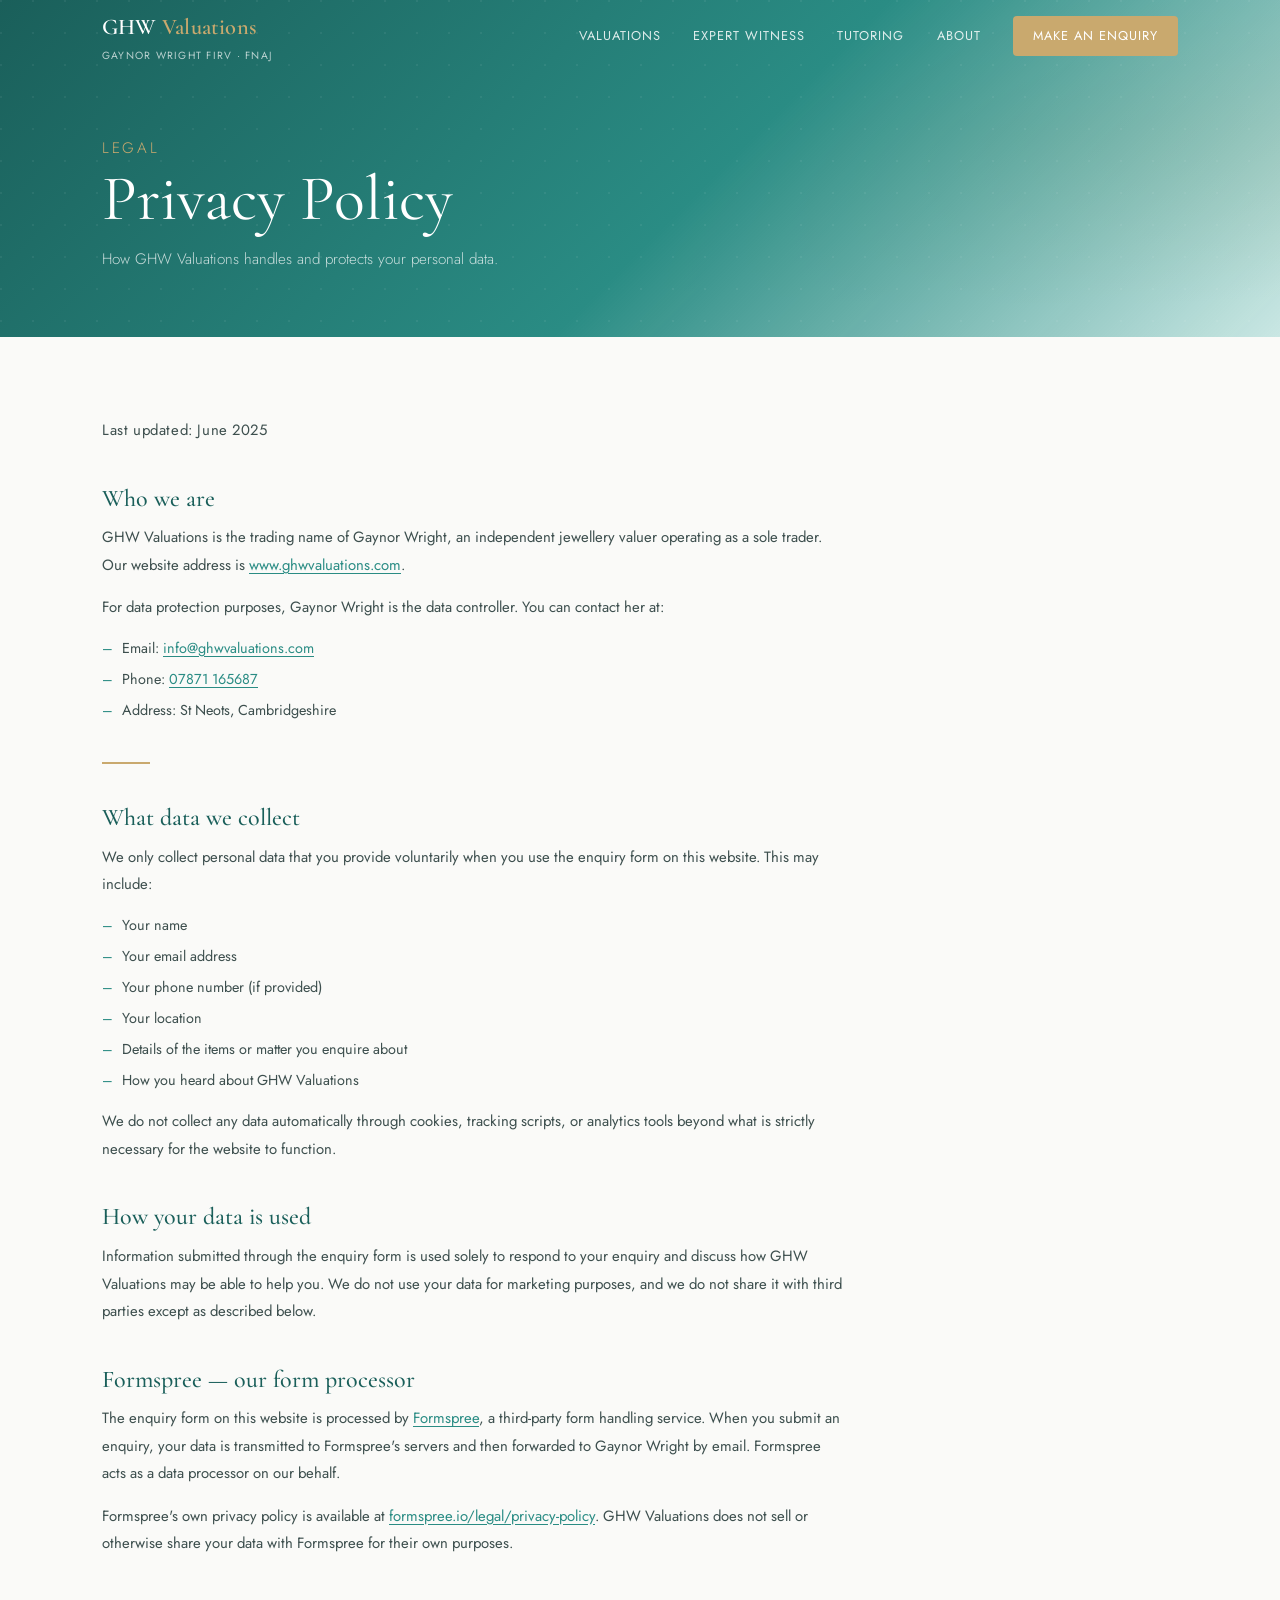
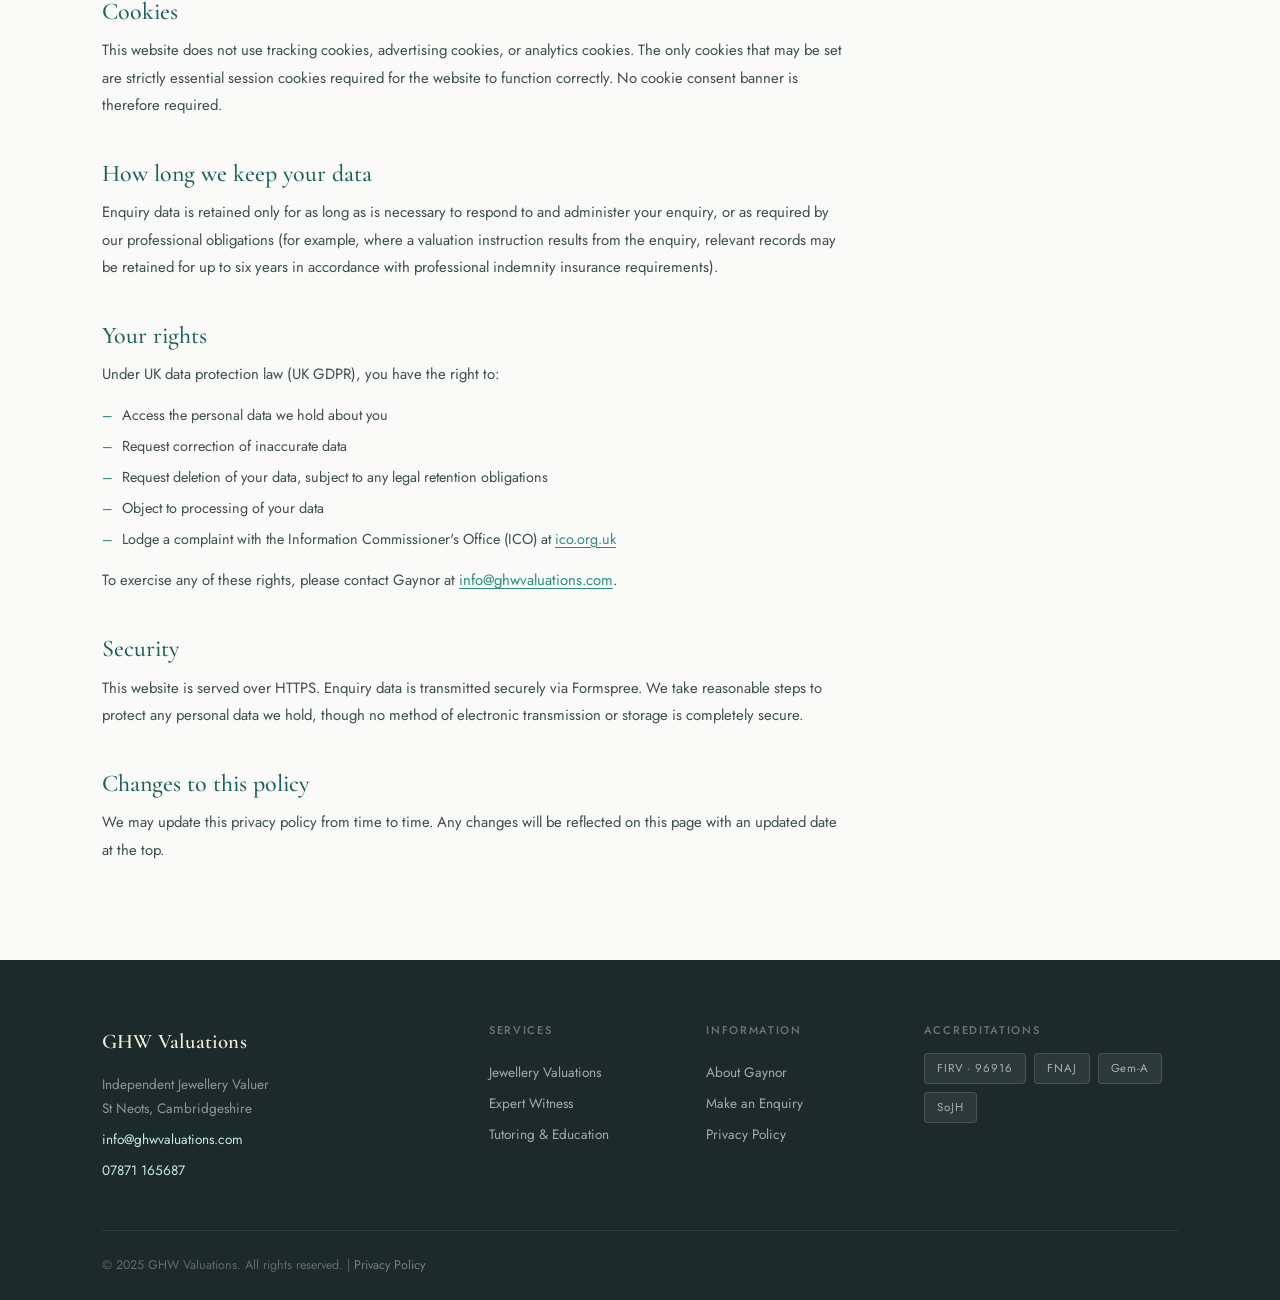
<file: privacy.html>
<!DOCTYPE html>
<html lang="en">
<head>
    <link rel="icon" type="image/x-icon" href="favicon.ico">
    <link rel="apple-touch-icon" href="apple-touch-icon.png">
  <meta charset="UTF-8" />
  <meta name="viewport" content="width=device-width, initial-scale=1.0" />
  <title>Privacy Policy — GHW Valuations</title>
  <meta name="description" content="Privacy policy for GHW Valuations — how we handle your personal data." />
  <link rel="preconnect" href="https://fonts.googleapis.com" />
  <link rel="preconnect" href="https://fonts.gstatic.com" crossorigin />
  <link href="https://fonts.googleapis.com/css2?family=Cormorant+Garamond:ital,wght@0,400;0,500;0,600;1,400;1,500&family=Jost:wght@300;400;500&display=swap" rel="stylesheet" />
  <link rel="stylesheet" href="style.css" />
  <link rel="canonical" href="https://www.ghwvaluations.com/privacy.html" />
  <style>
    .page-hero {
      position: relative;
      padding: calc(var(--nav-h) + 4rem) 0 4rem;
      overflow: hidden;
    }
    .page-hero .hero-bg {
      position: absolute;
      inset: 0;
      background:
        linear-gradient(135deg, var(--teal-dark) 0%, var(--teal) 55%, #3aafa640 100%),
        radial-gradient(ellipse at 80% 40%, rgba(201,169,110,0.18) 0%, transparent 60%);
      z-index: 0;
    }
    .page-hero .hero-bg::after {
      content: '';
      position: absolute;
      inset: 0;
      background-image: radial-gradient(circle at 1px 1px, rgba(255,255,255,0.06) 1px, transparent 0);
      background-size: 32px 32px;
    }
    .page-hero-inner {
      position: relative;
      z-index: 1;
      max-width: 680px;
    }
    .page-hero .hero-eyebrow { color: var(--champagne); }
    .page-hero h1 { color: var(--white); font-weight: 400; margin-bottom: 0.75rem; }
    .page-hero p { color: rgba(255,255,255,0.75); font-size: 0.95rem; font-weight: 300; margin: 0; }

    .privacy-section {
      background: var(--off-white);
      padding: 5rem 0 6rem;
    }
    .privacy-inner {
      max-width: 740px;
    }
    .privacy-inner h2 {
      font-size: 1.5rem;
      margin-top: 2.5rem;
      margin-bottom: 0.75rem;
      color: var(--teal-dark);
    }
    .privacy-inner h2:first-child { margin-top: 0; }
    .privacy-inner p {
      font-size: 0.93rem;
      color: var(--text-mid);
      line-height: 1.85;
    }
    .privacy-inner ul {
      margin: 0.5rem 0 1rem 0;
      padding: 0;
      list-style: none;
      display: flex;
      flex-direction: column;
      gap: 0.45rem;
    }
    .privacy-inner ul li {
      font-size: 0.9rem;
      color: var(--text-mid);
      padding-left: 1.25rem;
      position: relative;
      line-height: 1.65;
    }
    .privacy-inner ul li::before {
      content: '–';
      position: absolute;
      left: 0;
      color: var(--teal);
    }
    .privacy-inner a { color: var(--teal); text-decoration: underline; text-underline-offset: 3px; }
    .privacy-divider {
      width: 48px;
      height: 2px;
      background: var(--champagne);
      margin: 2.5rem 0;
    }
    .last-updated {
      font-size: 0.78rem;
      color: var(--text-muted);
      margin-bottom: 2.5rem;
      letter-spacing: 0.04em;
    }
  </style>
</head>
<body>

  <!-- ─── HEADER ─────────────────────────────────────────────── -->
  <header class="site-header" id="site-header">
    <div class="container">
      <nav class="nav-inner">
        <a href="index.html" class="logo">
          <span class="logo-main">GHW <span style="color: var(--champagne);">Valuations</span></span>
          <span class="logo-sub">Gaynor Wright FIRV · FNAJ</span>
        </a>
        <div class="site-nav" id="site-nav">
          <a href="valuations.html">Valuations</a>
          <a href="expert-witness.html">Expert Witness</a>
          <a href="tutoring.html">Tutoring</a>
          <a href="about.html">About</a>
          <a href="enquiries.html" class="nav-cta">Make an Enquiry</a>
        </div>
        <button class="nav-toggle" id="nav-toggle" aria-label="Toggle navigation">☰</button>
      </nav>
    </div>
  </header>

  <!-- ─── PAGE HERO ──────────────────────────────────────────── -->
  <section class="page-hero">
    <div class="hero-bg"></div>
    <div class="container">
      <div class="page-hero-inner">
        <p class="section-eyebrow hero-eyebrow">Legal</p>
        <h1>Privacy Policy</h1>
        <p>How GHW Valuations handles and protects your personal data.</p>
      </div>
    </div>
  </section>

  <!-- ─── CONTENT ────────────────────────────────────────────── -->
  <section class="privacy-section">
    <div class="container">
      <div class="privacy-inner">

        <p class="last-updated">Last updated: June 2025</p>

        <h2>Who we are</h2>
        <p>GHW Valuations is the trading name of Gaynor Wright, an independent jewellery valuer operating as a sole trader. Our website address is <a href="https://www.ghwvaluations.com">www.ghwvaluations.com</a>.</p>
        <p>For data protection purposes, Gaynor Wright is the data controller. You can contact her at:</p>
        <ul>
          <li>Email: <a href="mailto:info@ghwvaluations.com">info@ghwvaluations.com</a></li>
          <li>Phone: <a href="tel:07871165687">07871 165687</a></li>
          <li>Address: St Neots, Cambridgeshire</li>
        </ul>

        <div class="privacy-divider"></div>

        <h2>What data we collect</h2>
        <p>We only collect personal data that you provide voluntarily when you use the enquiry form on this website. This may include:</p>
        <ul>
          <li>Your name</li>
          <li>Your email address</li>
          <li>Your phone number (if provided)</li>
          <li>Your location</li>
          <li>Details of the items or matter you enquire about</li>
          <li>How you heard about GHW Valuations</li>
        </ul>
        <p>We do not collect any data automatically through cookies, tracking scripts, or analytics tools beyond what is strictly necessary for the website to function.</p>

        <h2>How your data is used</h2>
        <p>Information submitted through the enquiry form is used solely to respond to your enquiry and discuss how GHW Valuations may be able to help you. We do not use your data for marketing purposes, and we do not share it with third parties except as described below.</p>

        <h2>Formspree — our form processor</h2>
        <p>The enquiry form on this website is processed by <a href="https://formspree.io" target="_blank" rel="noopener">Formspree</a>, a third-party form handling service. When you submit an enquiry, your data is transmitted to Formspree's servers and then forwarded to Gaynor Wright by email. Formspree acts as a data processor on our behalf.</p>
        <p>Formspree's own privacy policy is available at <a href="https://formspree.io/legal/privacy-policy" target="_blank" rel="noopener">formspree.io/legal/privacy-policy</a>. GHW Valuations does not sell or otherwise share your data with Formspree for their own purposes.</p>

        <h2>Cookies</h2>
        <p>This website does not use tracking cookies, advertising cookies, or analytics cookies. The only cookies that may be set are strictly essential session cookies required for the website to function correctly. No cookie consent banner is therefore required.</p>

        <h2>How long we keep your data</h2>
        <p>Enquiry data is retained only for as long as is necessary to respond to and administer your enquiry, or as required by our professional obligations (for example, where a valuation instruction results from the enquiry, relevant records may be retained for up to six years in accordance with professional indemnity insurance requirements).</p>

        <h2>Your rights</h2>
        <p>Under UK data protection law (UK GDPR), you have the right to:</p>
        <ul>
          <li>Access the personal data we hold about you</li>
          <li>Request correction of inaccurate data</li>
          <li>Request deletion of your data, subject to any legal retention obligations</li>
          <li>Object to processing of your data</li>
          <li>Lodge a complaint with the Information Commissioner's Office (ICO) at <a href="https://ico.org.uk" target="_blank" rel="noopener">ico.org.uk</a></li>
        </ul>
        <p>To exercise any of these rights, please contact Gaynor at <a href="mailto:info@ghwvaluations.com">info@ghwvaluations.com</a>.</p>

        <h2>Security</h2>
        <p>This website is served over HTTPS. Enquiry data is transmitted securely via Formspree. We take reasonable steps to protect any personal data we hold, though no method of electronic transmission or storage is completely secure.</p>

        <h2>Changes to this policy</h2>
        <p>We may update this privacy policy from time to time. Any changes will be reflected on this page with an updated date at the top.</p>

      </div>
    </div>
  </section>

  <!-- ─── FOOTER ───────────────────────────────────────────────── -->
  <footer class="site-footer">
    <div class="container">
      <div class="footer-inner">
        <div class="footer-brand">
          <span class="logo-main">GHW Valuations</span>
          <p>Independent Jewellery Valuer<br>St Neots, Cambridgeshire</p>
          <p><a href="mailto:info@ghwvaluations.com">info@ghwvaluations.com</a></p>
          <p><a href="tel:07871165687">07871 165687</a></p>
        </div>
        <div class="footer-links">
          <h4>Services</h4>
          <a href="valuations.html">Jewellery Valuations</a>
          <a href="expert-witness.html">Expert Witness</a>
          <a href="tutoring.html">Tutoring &amp; Education</a>
        </div>
        <div class="footer-links">
          <h4>Information</h4>
          <a href="about.html">About Gaynor</a>
          <a href="enquiries.html">Make an Enquiry</a>
          <a href="privacy.html">Privacy Policy</a>
        </div>
        <div class="footer-accreditations">
          <h4>Accreditations</h4>
          <div class="accreditation-badges">
            <span class="badge">FIRV · 96916</span>
            <span class="badge">FNAJ</span>
            <span class="badge">Gem-A</span>
            <span class="badge">SoJH</span>
          </div>
        </div>
      </div>
      <div class="footer-base">
        <p>© 2025 GHW Valuations. All rights reserved. | <a href="privacy.html">Privacy Policy</a></p>
      </div>
    </div>
  </footer>

  <script>
    const header = document.getElementById('site-header');
    window.addEventListener('scroll', () => {
      header.classList.toggle('scrolled', window.scrollY > 40);
    });
    const toggle = document.getElementById('nav-toggle');
    const nav = document.getElementById('site-nav');
    toggle.addEventListener('click', () => nav.classList.toggle('open'));
  </script>

</body>
</html>
</file>
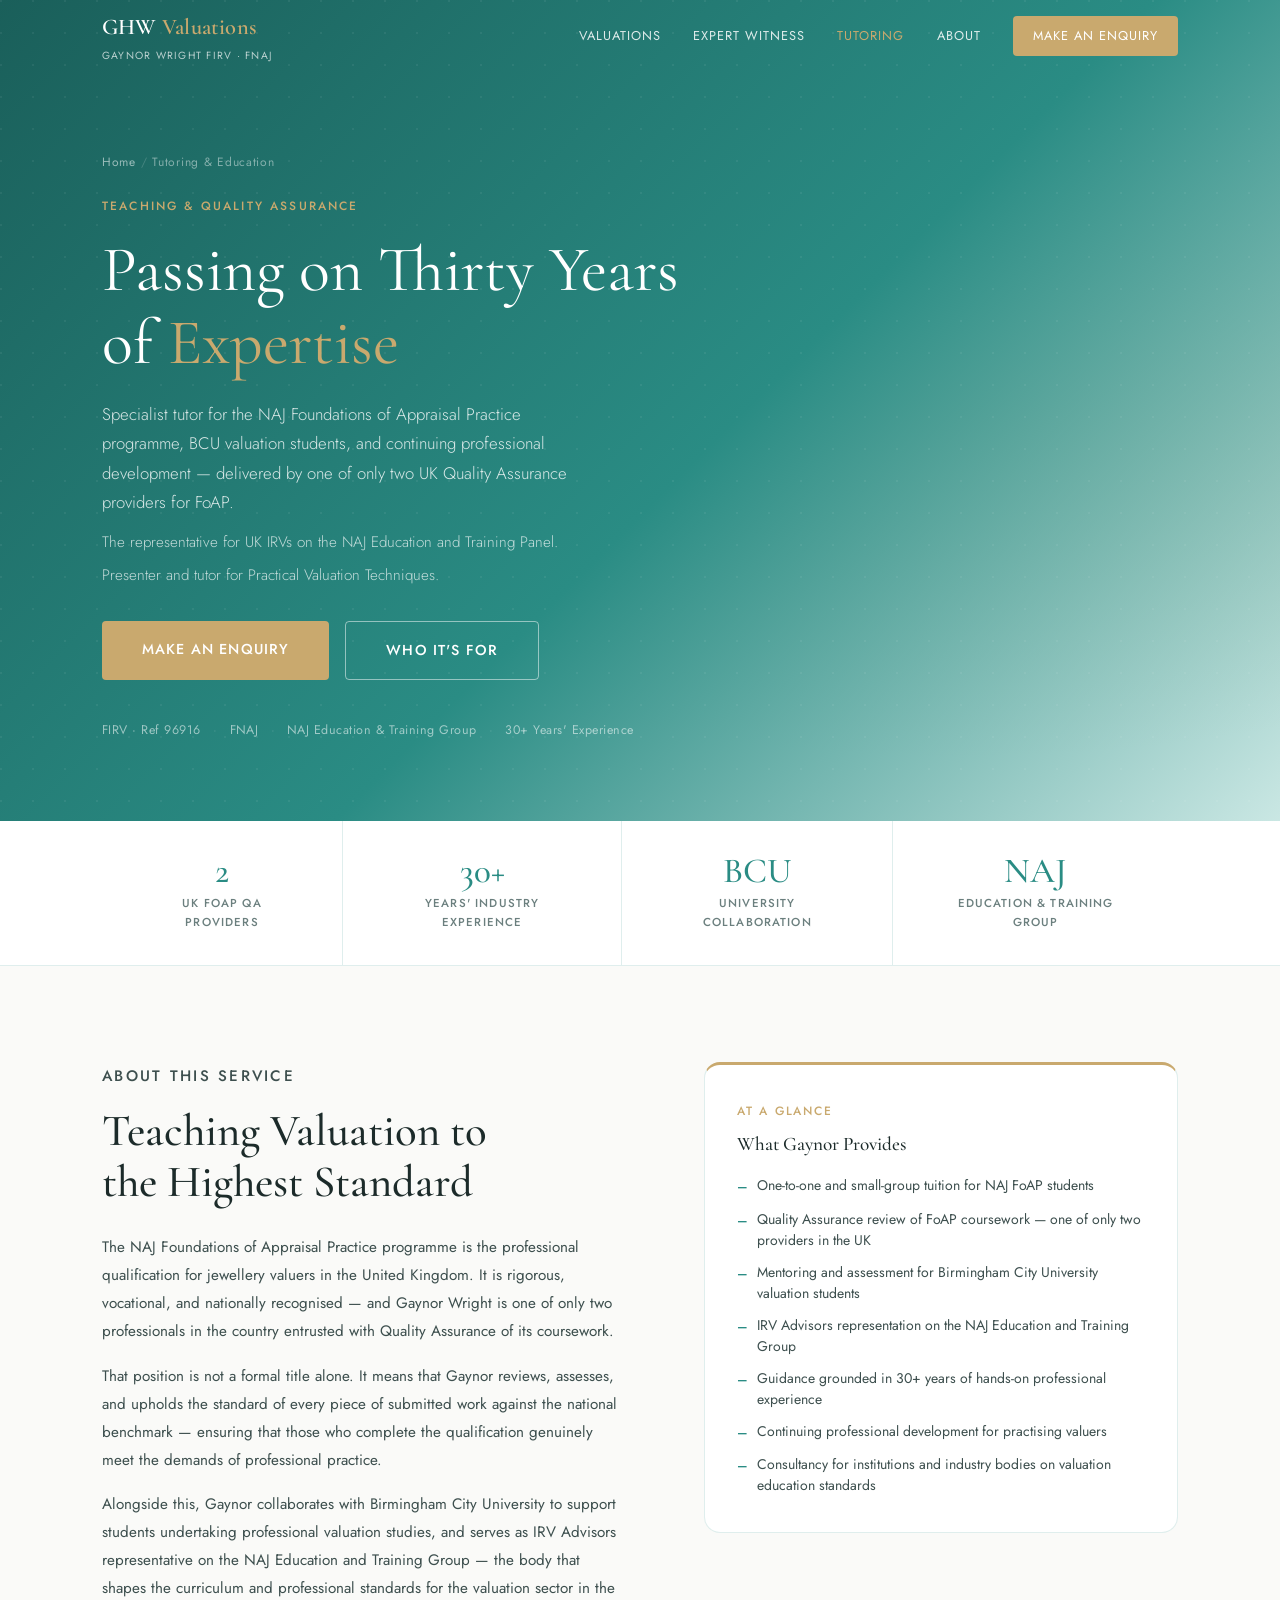
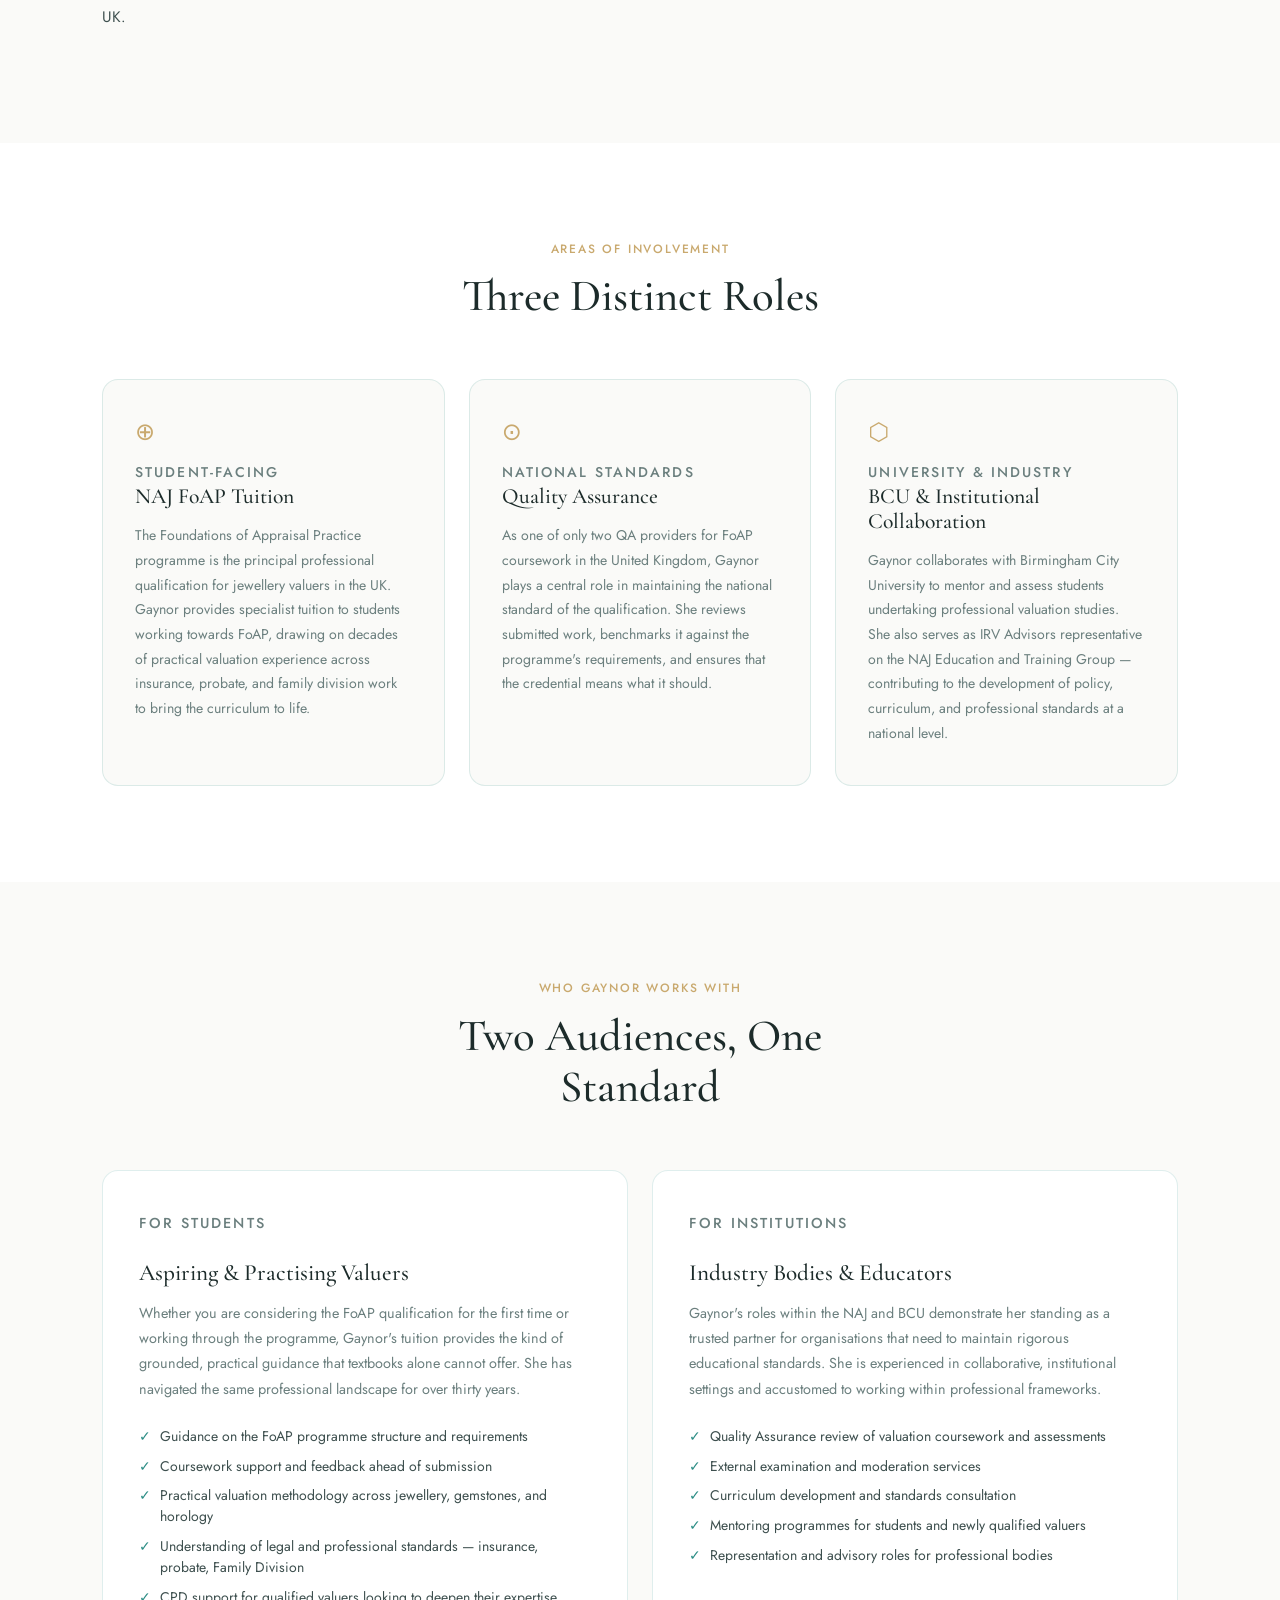
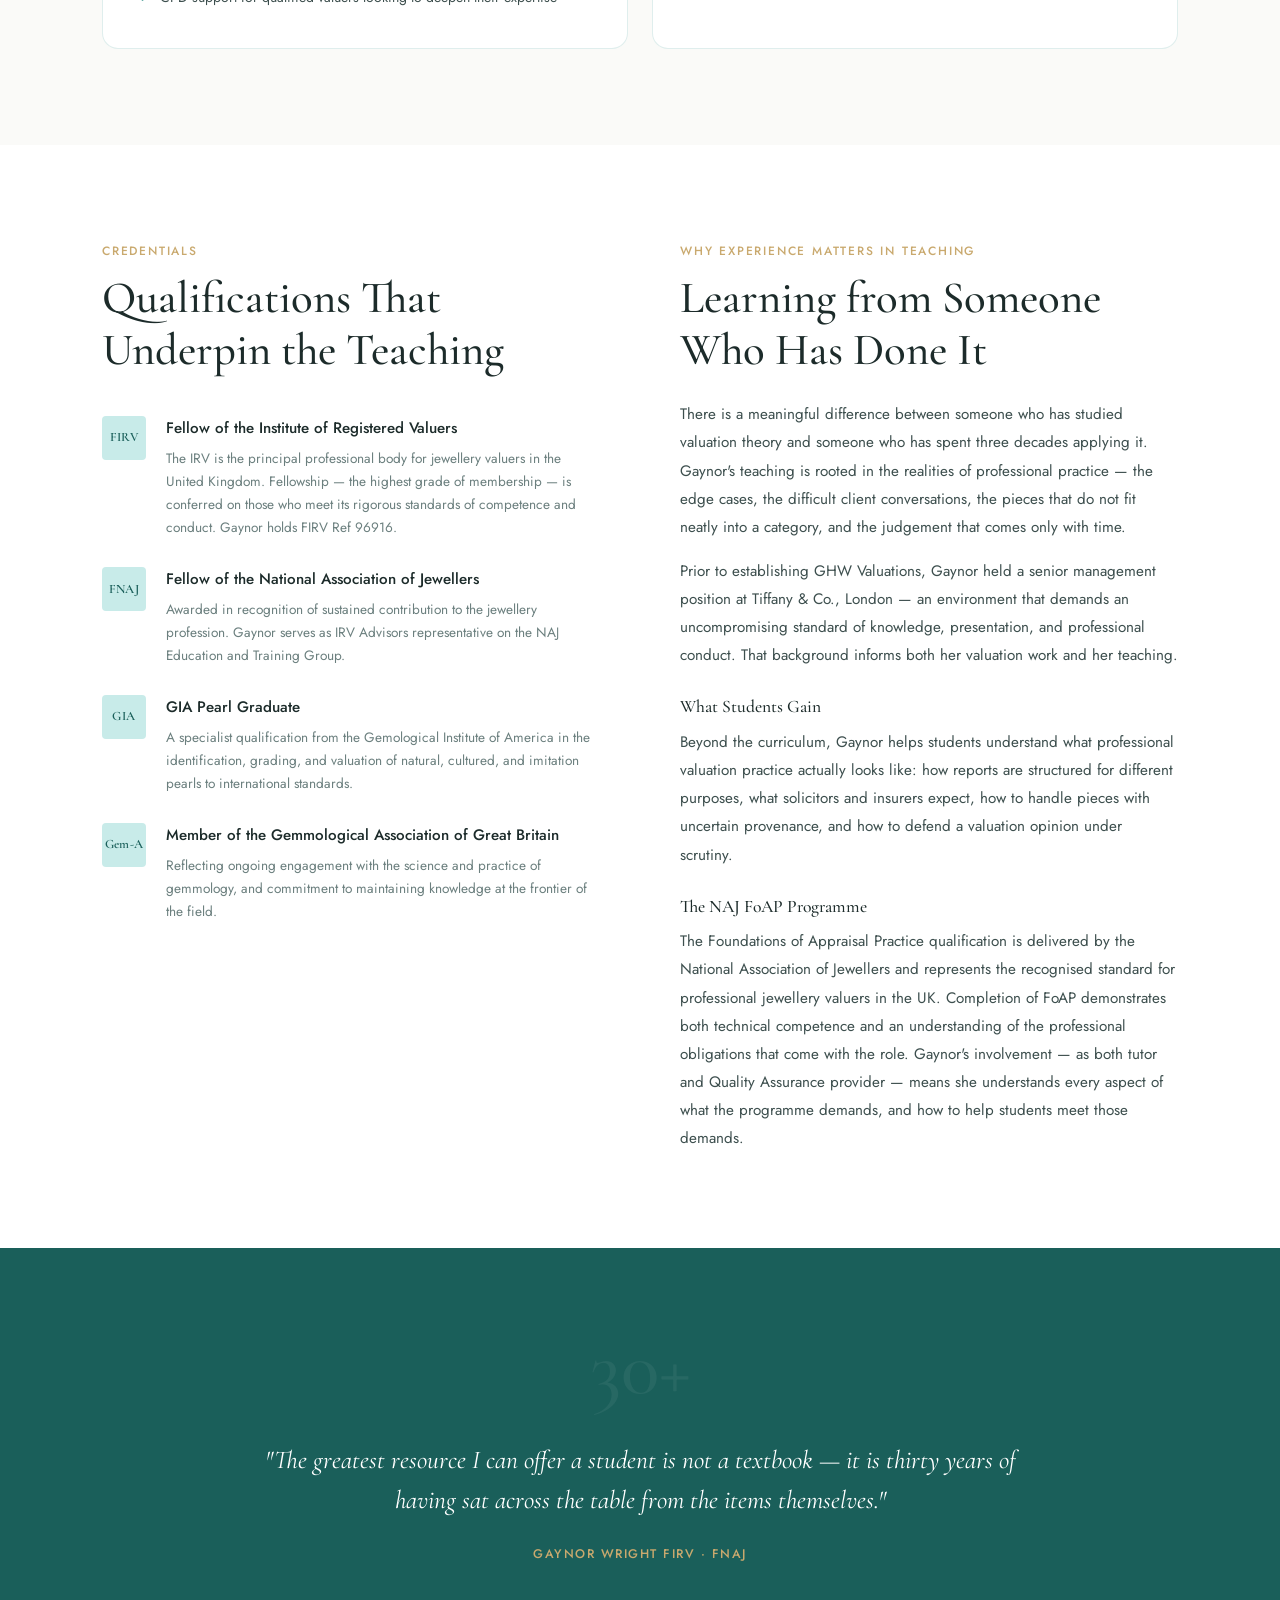
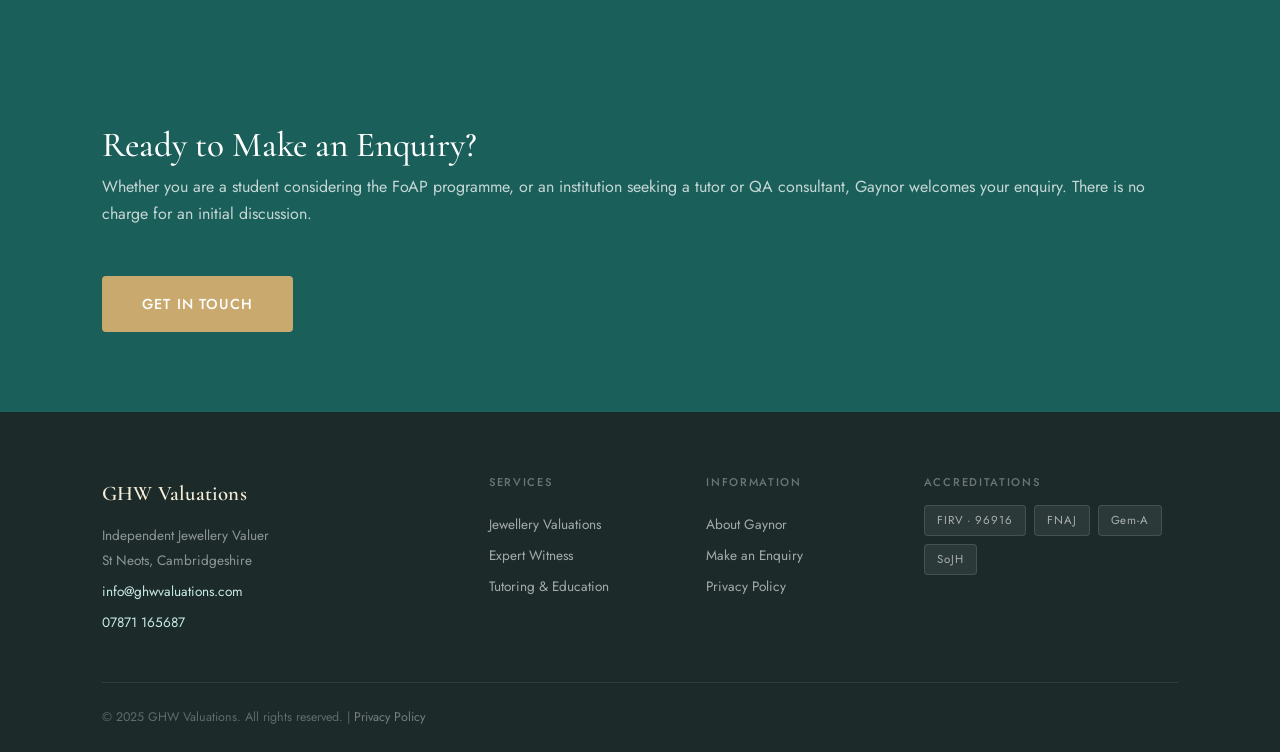
<file: tutoring.html>
<!DOCTYPE html>
<html lang="en">
<head>
    <link rel="icon" type="image/x-icon" href="favicon.ico">
    <link rel="apple-touch-icon" href="apple-touch-icon.png">
  <meta charset="UTF-8" />
  <meta name="viewport" content="width=device-width, initial-scale=1.0" />
  <title>Tutoring &amp; Education — GHW Valuations</title>
  <meta name="description" content="Specialist tuition for the NAJ Foundations of Appraisal Practice programme and BCU valuation students. Gaynor Wright FIRV is one of only two UK Quality Assurance providers for FoAP." />
  <link rel="preconnect" href="https://fonts.googleapis.com" />
  <link rel="preconnect" href="https://fonts.gstatic.com" crossorigin />
  <link href="https://fonts.googleapis.com/css2?family=Cormorant+Garamond:ital,wght@0,400;0,500;0,600;1,400;1,500&family=Jost:wght@300;400;500&display=swap" rel="stylesheet" />
  <link rel="stylesheet" href="style.css" />
  <link rel="canonical" href="https://www.ghwvaluations.com/tutoring.html" />

  <style>
    /* ─── PAGE-SPECIFIC: TUTORING ─────────────────────────────── */

    .page-hero {
      position: relative;
      padding: calc(var(--nav-h) + 5rem) 0 5rem;
      background:
        linear-gradient(135deg, var(--teal-dark) 0%, var(--teal) 55%, #3aafa640 100%),
        radial-gradient(ellipse at 75% 50%, rgba(201,169,110,0.18) 0%, transparent 60%);
      overflow: hidden;
    }
    .page-hero::after {
      content: '';
      position: absolute;
      inset: 0;
      background-image: radial-gradient(circle at 1px 1px, rgba(255,255,255,0.06) 1px, transparent 0);
      background-size: 32px 32px;
      pointer-events: none;
    }
    .page-hero-inner {
      position: relative;
      z-index: 1;
      max-width: 680px;
    }
    .page-hero .hero-eyebrow {
      font-size: 0.75rem;
      letter-spacing: 0.18em;
      text-transform: uppercase;
      color: var(--champagne);
      margin-bottom: 1rem;
      font-family: var(--font-body);
      font-weight: 500;
    }
    .page-hero h1 { color: var(--white); font-weight: 400; margin-bottom: 1.25rem; }
    .page-hero .hero-body {
      font-size: 1.05rem;
      color: rgba(255,255,255,0.82);
      font-weight: 300;
      line-height: 1.75;
      margin-bottom: 0.75rem;
    }
    .page-hero .hero-sub {
      font-size: 0.95rem;
      color: rgba(255,255,255,0.72);
      font-weight: 300;
      line-height: 1.7;
      margin-bottom: 0.5rem;
    }
    .page-hero .hero-actions {
      display: flex;
      gap: 1rem;
      flex-wrap: wrap;
      margin-top: 2rem;
    }
    .page-hero .hero-credentials {
      margin-top: 2rem;
      display: flex;
      flex-wrap: wrap;
      gap: 0.4rem 0.75rem;
      align-items: center;
      font-size: 0.78rem;
      color: rgba(255,255,255,0.55);
      font-family: var(--font-body);
      letter-spacing: 0.04em;
    }
    .page-hero .hero-credentials .divider { opacity: 0.3; }
    .page-hero .breadcrumb {
      font-size: 0.75rem;
      color: rgba(255,255,255,0.45);
      letter-spacing: 0.06em;
      margin-bottom: 1.5rem;
    }
    .page-hero .breadcrumb a { color: rgba(255,255,255,0.55); }
    .page-hero .breadcrumb a:hover { color: var(--champagne); }
    .page-hero .breadcrumb span { margin: 0 0.4em; opacity: 0.4; }

    /* ─── STATS BAR ───────────────────────────────────────────── */
    .stats-bar {
      background: var(--white);
      border-bottom: 1px solid var(--border);
    }
    .stats-inner {
      display: flex;
      align-items: stretch;
      justify-content: center;
    }
    .stat-item {
      display: flex;
      flex-direction: column;
      align-items: center;
      justify-content: center;
      padding: 2rem 3rem;
      text-align: center;
      border-right: 1px solid var(--border);
    }
    .stat-item:last-child { border-right: none; }
    .stat-number {
      font-family: var(--font-display);
      font-size: 2.2rem;
      font-weight: 500;
      color: var(--teal);
      line-height: 1;
      margin-bottom: 0.35rem;
    }
    .stat-label {
      font-size: 0.72rem;
      font-weight: 500;
      letter-spacing: 0.1em;
      text-transform: uppercase;
      color: var(--text-muted);
    }

    /* ─── ABOUT THIS SERVICE ──────────────────────────────────── */
    .about-section { background: var(--off-white); }
    .about-inner {
      display: grid;
      grid-template-columns: 1.1fr 1fr;
      gap: 5rem;
      align-items: start;
    }
    .about-text h2 { margin-bottom: 1.5rem; }
    .about-text p { color: var(--text-mid); font-size: 0.95rem; line-height: 1.85; margin-bottom: 1rem; }
    .about-aside {
      background: var(--white);
      border: 1px solid var(--border);
      border-top: 3px solid var(--champagne);
      border-radius: var(--radius-lg);
      padding: 2.25rem 2rem;
    }
    .about-aside h3 {
      font-size: 1.2rem;
      margin-bottom: 1.25rem;
      color: var(--text-dark);
    }
    .provides-list {
      display: flex;
      flex-direction: column;
      gap: 0.7rem;
    }
    .provides-item {
      display: flex;
      gap: 0.6rem;
      align-items: flex-start;
      font-size: 0.875rem;
      color: var(--text-mid);
      line-height: 1.5;
    }
    .provides-item::before {
      content: '–';
      color: var(--teal);
      font-weight: 500;
      flex-shrink: 0;
      margin-top: 1px;
    }

    /* ─── THREE ROLES ─────────────────────────────────────────── */
    .roles-section { background: var(--white); }
    .roles-grid {
      display: grid;
      grid-template-columns: repeat(3, 1fr);
      gap: 1.5rem;
    }
    .role-card {
      background: var(--off-white);
      border: 1px solid var(--border);
      border-radius: var(--radius-lg);
      padding: 2.5rem 2rem;
      transition: all 0.25s ease;
    }
    .role-card:hover {
      border-color: var(--teal-mid);
      box-shadow: var(--shadow-md);
      transform: translateY(-3px);
    }
    .role-icon {
      font-size: 1.5rem;
      color: var(--champagne);
      margin-bottom: 1rem;
      line-height: 1;
    }
    .role-tag {
      font-size: 0.7rem;
      font-weight: 500;
      letter-spacing: 0.15em;
      text-transform: uppercase;
      color: var(--champagne);
      margin-bottom: 0.5rem;
    }
    .role-card h3 { font-size: 1.35rem; margin-bottom: 0.9rem; }
    .role-card p { font-size: 0.88rem; color: var(--text-muted); line-height: 1.75; margin: 0; }

    /* ─── TWO AUDIENCES ───────────────────────────────────────── */
    .audiences-section { background: var(--off-white); }
    .audiences-grid {
      display: grid;
      grid-template-columns: 1fr 1fr;
      gap: 1.5rem;
    }
    .audience-card {
      background: var(--white);
      border: 1px solid var(--border);
      border-radius: var(--radius-lg);
      padding: 2.5rem 2.25rem;
    }
    .audience-label {
      font-size: 0.7rem;
      font-weight: 500;
      letter-spacing: 0.15em;
      text-transform: uppercase;
      color: var(--champagne);
      margin-bottom: 0.5rem;
    }
    .audience-card h3 { font-size: 1.45rem; margin-bottom: 0.9rem; }
    .audience-card > p { font-size: 0.9rem; color: var(--text-muted); line-height: 1.75; margin-bottom: 1.5rem; }
    .audience-features {
      list-style: none;
      padding: 0;
      margin: 0;
      display: flex;
      flex-direction: column;
      gap: 0.55rem;
    }
    .audience-features li {
      font-size: 0.875rem;
      color: var(--text-mid);
      display: flex;
      align-items: flex-start;
      gap: 0.6rem;
      line-height: 1.5;
    }
    .audience-features li::before {
      content: '✓';
      color: var(--teal);
      font-weight: 500;
      flex-shrink: 0;
    }

    /* ─── CREDENTIALS ─────────────────────────────────────────── */
    .credentials-section { background: var(--white); }
    .credentials-inner {
      display: grid;
      grid-template-columns: 1fr 1fr;
      gap: 5rem;
      align-items: start;
    }
    .credentials-list {
      display: flex;
      flex-direction: column;
      gap: 1.75rem;
    }
    .credential-item {
      display: flex;
      gap: 1.25rem;
      align-items: flex-start;
    }
    .credential-mark {
      width: 44px;
      height: 44px;
      border-radius: var(--radius-sm);
      background: var(--teal-light);
      color: var(--teal-dark);
      display: flex;
      align-items: center;
      justify-content: center;
      font-family: var(--font-display);
      font-size: 0.8rem;
      font-weight: 600;
      flex-shrink: 0;
      letter-spacing: 0.03em;
      text-align: center;
    }
    .credential-item strong {
      display: block;
      font-size: 0.95rem;
      margin-bottom: 0.3rem;
      color: var(--text-dark);
    }
    .credential-item p {
      font-size: 0.85rem;
      color: var(--text-muted);
      margin: 0;
      line-height: 1.7;
    }

    /* ─── QUOTE BAND ──────────────────────────────────────────── */
    .quote-band {
      background: var(--teal-dark);
      padding: 5rem 0;
      text-align: center;
    }
    .quote-band blockquote {
      font-family: var(--font-display);
      font-size: 1.6rem;
      font-style: italic;
      color: var(--white);
      font-weight: 400;
      max-width: 760px;
      margin: 0 auto 1.5rem;
      line-height: 1.55;
    }
    .quote-band .quote-attr {
      font-size: 0.78rem;
      font-weight: 500;
      letter-spacing: 0.12em;
      text-transform: uppercase;
      color: var(--champagne);
    }
    .quote-years {
      font-family: var(--font-display);
      font-size: 5rem;
      font-weight: 500;
      color: rgba(255,255,255,0.06);
      line-height: 1;
      margin-bottom: 2rem;
    }

    /* ─── RESPONSIVE ──────────────────────────────────────────── */
    @media (max-width: 900px) {
      .about-inner,
      .credentials-inner { grid-template-columns: 1fr; gap: 3rem; }
      .roles-grid { grid-template-columns: 1fr; }
      .audiences-grid { grid-template-columns: 1fr; }
      .stat-item { padding: 1.5rem 2rem; }
    }
    @media (max-width: 600px) {
      .stats-inner { flex-wrap: wrap; }
      .stat-item { border-right: none; border-bottom: 1px solid var(--border); width: 50%; }
      .quote-band blockquote { font-size: 1.2rem; }
    }
  </style>
</head>

<body>

  <!-- ─── HEADER ──────────────────────────────────────────────── -->
  <header class="site-header" id="site-header">
    <div class="container">
      <nav class="nav-inner">
        <a href="index.html" class="logo">
          <span class="logo-main">GHW <span style="color: var(--champagne);">Valuations</span></span>
          <span class="logo-sub">Gaynor Wright FIRV · FNAJ</span>
        </a>
        <div class="site-nav" id="site-nav">
          <a href="valuations.html">Valuations</a>
          <a href="expert-witness.html">Expert Witness</a>
          <a href="tutoring.html" style="color: var(--champagne);">Tutoring</a>
          <a href="about.html">About</a>
          <a href="enquiries.html" class="nav-cta">Make an Enquiry</a>
        </div>
        <button class="nav-toggle" id="nav-toggle" aria-label="Toggle navigation">☰</button>
      </nav>
    </div>
  </header>


  <!-- ─── HERO ────────────────────────────────────────────────── -->
  <section class="page-hero">
    <div class="container">
      <div class="page-hero-inner">
        <p class="breadcrumb"><a href="index.html">Home</a><span>/</span>Tutoring &amp; Education</p>
        <p class="hero-eyebrow">Teaching &amp; Quality Assurance</p>
        <h1>Passing on Thirty Years<br>of <em style="color: var(--champagne); font-style: normal;">Expertise</em></h1>
        <p class="hero-body">Specialist tutor for the NAJ Foundations of Appraisal Practice programme, BCU valuation students, and continuing professional development — delivered by one of only two UK Quality Assurance providers for FoAP.</p>
        <p class="hero-sub">The representative for UK IRVs on the NAJ Education and Training Panel.</p>
        <p class="hero-sub">Presenter and tutor for Practical Valuation Techniques.</p>
        <div class="hero-actions">
          <a href="enquiries.html" class="btn btn-primary btn-large">Make an Enquiry</a>
          <a href="#roles" class="btn btn-ghost btn-large">Who It's For</a>
        </div>
        <div class="hero-credentials">
          <span>FIRV · Ref 96916</span>
          <span class="divider">·</span>
          <span>FNAJ</span>
          <span class="divider">·</span>
          <span>NAJ Education &amp; Training Group</span>
          <span class="divider">·</span>
          <span>30+ Years' Experience</span>
        </div>
      </div>
    </div>
  </section>


  <!-- ─── STATS BAR ────────────────────────────────────────────── -->
  <div class="stats-bar">
    <div class="container">
      <div class="stats-inner">
        <div class="stat-item">
          <span class="stat-number">2</span>
          <span class="stat-label">UK FoAP QA Providers</span>
        </div>
        <div class="stat-item">
          <span class="stat-number">30+</span>
          <span class="stat-label">Years' Industry Experience</span>
        </div>
        <div class="stat-item">
          <span class="stat-number">BCU</span>
          <span class="stat-label">University Collaboration</span>
        </div>
        <div class="stat-item">
          <span class="stat-number">NAJ</span>
          <span class="stat-label">Education &amp; Training Group</span>
        </div>
      </div>
    </div>
  </div>


  <!-- ─── ABOUT THIS SERVICE ───────────────────────────────────── -->
  <section class="section about-section">
    <div class="container">
      <div class="about-inner">
        <div class="about-text">
          <p class="section-eyebrow">About This Service</p>
          <h2>Teaching Valuation to<br>the Highest Standard</h2>
          <p>The NAJ Foundations of Appraisal Practice programme is the professional qualification for jewellery valuers in the United Kingdom. It is rigorous, vocational, and nationally recognised — and Gaynor Wright is one of only two professionals in the country entrusted with Quality Assurance of its coursework.</p>
          <p>That position is not a formal title alone. It means that Gaynor reviews, assesses, and upholds the standard of every piece of submitted work against the national benchmark — ensuring that those who complete the qualification genuinely meet the demands of professional practice.</p>
          <p>Alongside this, Gaynor collaborates with Birmingham City University to support students undertaking professional valuation studies, and serves as IRV Advisors representative on the NAJ Education and Training Group — the body that shapes the curriculum and professional standards for the valuation sector in the UK.</p>
        </div>
        <div class="about-aside">
          <p class="section-eyebrow">At a Glance</p>
          <h3>What Gaynor Provides</h3>
          <div class="provides-list">
            <div class="provides-item">One-to-one and small-group tuition for NAJ FoAP students</div>
            <div class="provides-item">Quality Assurance review of FoAP coursework — one of only two providers in the UK</div>
            <div class="provides-item">Mentoring and assessment for Birmingham City University valuation students</div>
            <div class="provides-item">IRV Advisors representation on the NAJ Education and Training Group</div>
            <div class="provides-item">Guidance grounded in 30+ years of hands-on professional experience</div>
            <div class="provides-item">Continuing professional development for practising valuers</div>
            <div class="provides-item">Consultancy for institutions and industry bodies on valuation education standards</div>
          </div>
        </div>
      </div>
    </div>
  </section>


  <!-- ─── THREE ROLES ──────────────────────────────────────────── -->
  <section class="section roles-section" id="roles">
    <div class="container">
      <div class="section-header">
        <p class="section-eyebrow">Areas of Involvement</p>
        <h2 class="section-title">Three Distinct Roles</h2>
      </div>
      <div class="roles-grid">

        <div class="role-card">
          <div class="role-icon">⊕</div>
          <p class="role-tag">Student-Facing</p>
          <h3>NAJ FoAP Tuition</h3>
          <p>The Foundations of Appraisal Practice programme is the principal professional qualification for jewellery valuers in the UK. Gaynor provides specialist tuition to students working towards FoAP, drawing on decades of practical valuation experience across insurance, probate, and family division work to bring the curriculum to life.</p>
        </div>

        <div class="role-card">
          <div class="role-icon">⊙</div>
          <p class="role-tag">National Standards</p>
          <h3>Quality Assurance</h3>
          <p>As one of only two QA providers for FoAP coursework in the United Kingdom, Gaynor plays a central role in maintaining the national standard of the qualification. She reviews submitted work, benchmarks it against the programme's requirements, and ensures that the credential means what it should.</p>
        </div>

        <div class="role-card">
          <div class="role-icon">⬡</div>
          <p class="role-tag">University &amp; Industry</p>
          <h3>BCU &amp; Institutional Collaboration</h3>
          <p>Gaynor collaborates with Birmingham City University to mentor and assess students undertaking professional valuation studies. She also serves as IRV Advisors representative on the NAJ Education and Training Group — contributing to the development of policy, curriculum, and professional standards at a national level.</p>
        </div>

      </div>
    </div>
  </section>


  <!-- ─── TWO AUDIENCES ────────────────────────────────────────── -->
  <section class="section audiences-section">
    <div class="container">
      <div class="section-header">
        <p class="section-eyebrow">Who Gaynor Works With</p>
        <h2 class="section-title">Two Audiences, One Standard</h2>
      </div>
      <div class="audiences-grid">

        <div class="audience-card">
          <p class="audience-label">For Students</p>
          <h3>Aspiring &amp; Practising Valuers</h3>
          <p>Whether you are considering the FoAP qualification for the first time or working through the programme, Gaynor's tuition provides the kind of grounded, practical guidance that textbooks alone cannot offer. She has navigated the same professional landscape for over thirty years.</p>
          <ul class="audience-features">
            <li>Guidance on the FoAP programme structure and requirements</li>
            <li>Coursework support and feedback ahead of submission</li>
            <li>Practical valuation methodology across jewellery, gemstones, and horology</li>
            <li>Understanding of legal and professional standards — insurance, probate, Family Division</li>
            <li>CPD support for qualified valuers looking to deepen their expertise</li>
          </ul>
        </div>

        <div class="audience-card">
          <p class="audience-label">For Institutions</p>
          <h3>Industry Bodies &amp; Educators</h3>
          <p>Gaynor's roles within the NAJ and BCU demonstrate her standing as a trusted partner for organisations that need to maintain rigorous educational standards. She is experienced in collaborative, institutional settings and accustomed to working within professional frameworks.</p>
          <ul class="audience-features">
            <li>Quality Assurance review of valuation coursework and assessments</li>
            <li>External examination and moderation services</li>
            <li>Curriculum development and standards consultation</li>
            <li>Mentoring programmes for students and newly qualified valuers</li>
            <li>Representation and advisory roles for professional bodies</li>
          </ul>
        </div>

      </div>
    </div>
  </section>


  <!-- ─── CREDENTIALS ──────────────────────────────────────────── -->
  <section class="section credentials-section">
    <div class="container">
      <div class="credentials-inner">
        <div>
          <p class="section-eyebrow">Credentials</p>
          <h2 style="margin-bottom: 2.5rem;">Qualifications That<br>Underpin the Teaching</h2>
          <div class="credentials-list">

            <div class="credential-item">
              <div class="credential-mark">FIRV</div>
              <div>
                <strong>Fellow of the Institute of Registered Valuers</strong>
                <p>The IRV is the principal professional body for jewellery valuers in the United Kingdom. Fellowship — the highest grade of membership — is conferred on those who meet its rigorous standards of competence and conduct. Gaynor holds FIRV Ref 96916.</p>
              </div>
            </div>

            <div class="credential-item">
              <div class="credential-mark">FNAJ</div>
              <div>
                <strong>Fellow of the National Association of Jewellers</strong>
                <p>Awarded in recognition of sustained contribution to the jewellery profession. Gaynor serves as IRV Advisors representative on the NAJ Education and Training Group.</p>
              </div>
            </div>

            <div class="credential-item">
              <div class="credential-mark">GIA</div>
              <div>
                <strong>GIA Pearl Graduate</strong>
                <p>A specialist qualification from the Gemological Institute of America in the identification, grading, and valuation of natural, cultured, and imitation pearls to international standards.</p>
              </div>
            </div>

            <div class="credential-item">
              <div class="credential-mark">Gem-A</div>
              <div>
                <strong>Member of the Gemmological Association of Great Britain</strong>
                <p>Reflecting ongoing engagement with the science and practice of gemmology, and commitment to maintaining knowledge at the frontier of the field.</p>
              </div>
            </div>

          </div>
        </div>

        <div>
          <p class="section-eyebrow">Why Experience Matters in Teaching</p>
          <h2 style="margin-bottom: 1.5rem;">Learning from Someone<br>Who Has Done It</h2>
          <p style="color: var(--text-mid); font-size: 0.95rem; line-height: 1.85; margin-bottom: 1rem;">There is a meaningful difference between someone who has studied valuation theory and someone who has spent three decades applying it. Gaynor's teaching is rooted in the realities of professional practice — the edge cases, the difficult client conversations, the pieces that do not fit neatly into a category, and the judgement that comes only with time.</p>
          <p style="color: var(--text-mid); font-size: 0.95rem; line-height: 1.85; margin-bottom: 1rem;">Prior to establishing GHW Valuations, Gaynor held a senior management position at Tiffany &amp; Co., London — an environment that demands an uncompromising standard of knowledge, presentation, and professional conduct. That background informs both her valuation work and her teaching.</p>
          <h3 style="font-size: 1.1rem; margin: 1.75rem 0 0.65rem; color: var(--text-dark);">What Students Gain</h3>
          <p style="color: var(--text-mid); font-size: 0.95rem; line-height: 1.85; margin-bottom: 1rem;">Beyond the curriculum, Gaynor helps students understand what professional valuation practice actually looks like: how reports are structured for different purposes, what solicitors and insurers expect, how to handle pieces with uncertain provenance, and how to defend a valuation opinion under scrutiny.</p>
          <h3 style="font-size: 1.1rem; margin: 1.75rem 0 0.65rem; color: var(--text-dark);">The NAJ FoAP Programme</h3>
          <p style="color: var(--text-mid); font-size: 0.95rem; line-height: 1.85;">The Foundations of Appraisal Practice qualification is delivered by the National Association of Jewellers and represents the recognised standard for professional jewellery valuers in the UK. Completion of FoAP demonstrates both technical competence and an understanding of the professional obligations that come with the role. Gaynor's involvement — as both tutor and Quality Assurance provider — means she understands every aspect of what the programme demands, and how to help students meet those demands.</p>
        </div>

      </div>
    </div>
  </section>


  <!-- ─── QUOTE BAND ────────────────────────────────────────────── -->
  <section class="quote-band">
    <div class="container">
      <div class="quote-years">30+</div>
      <blockquote>"The greatest resource I can offer a student is not a textbook — it is thirty years of having sat across the table from the items themselves."</blockquote>
      <p class="quote-attr">Gaynor Wright FIRV · FNAJ</p>
    </div>
  </section>


  <!-- ─── CTA BAND ──────────────────────────────────────────────── -->
  <section class="cta-band">
    <div class="container">
      <div class="cta-inner">
        <div>
          <h2>Ready to Make an Enquiry?</h2>
          <p>Whether you are a student considering the FoAP programme, or an institution seeking a tutor or QA consultant, Gaynor welcomes your enquiry. There is no charge for an initial discussion.</p>
        </div>
        <a href="enquiries.html" class="btn btn-primary btn-large">Get in Touch</a>
      </div>
    </div>
  </section>


  <!-- ─── FOOTER ───────────────────────────────────────────────── -->
  <footer class="site-footer">
    <div class="container">
      <div class="footer-inner">

        <div class="footer-brand">
          <span class="logo-main">GHW Valuations</span>
          <p>Independent Jewellery Valuer<br>St Neots, Cambridgeshire</p>
          <p><a href="mailto:info@ghwvaluations.com">info@ghwvaluations.com</a></p>
          <p><a href="tel:07871165687">07871 165687</a></p>
        </div>

        <div class="footer-links">
          <h4>Services</h4>
          <a href="valuations.html">Jewellery Valuations</a>
          <a href="expert-witness.html">Expert Witness</a>
          <a href="tutoring.html">Tutoring &amp; Education</a>
        </div>

        <div class="footer-links">
          <h4>Information</h4>
          <a href="about.html">About Gaynor</a>
          <a href="enquiries.html">Make an Enquiry</a>
          <a href="privacy.html">Privacy Policy</a>
        </div>

        <div class="footer-accreditations">
          <h4>Accreditations</h4>
          <div class="accreditation-badges">
            <span class="badge">FIRV · 96916</span>
            <span class="badge">FNAJ</span>
            <span class="badge">Gem-A</span>
            <span class="badge">SoJH</span>
          </div>
        </div>

      </div>
      <div class="footer-base">
        <p>© 2025 GHW Valuations. All rights reserved. | <a href="privacy.html">Privacy Policy</a></p>
      </div>
    </div>
  </footer>


  <!-- ─── SCRIPTS ──────────────────────────────────────────────── -->
  <script>
    const header = document.getElementById('site-header');
    window.addEventListener('scroll', () => {
      header.classList.toggle('scrolled', window.scrollY > 40);
    });
    document.getElementById('nav-toggle').addEventListener('click', () => {
      document.getElementById('site-nav').classList.toggle('open');
    });
  </script>

</body>
</html>
</file>
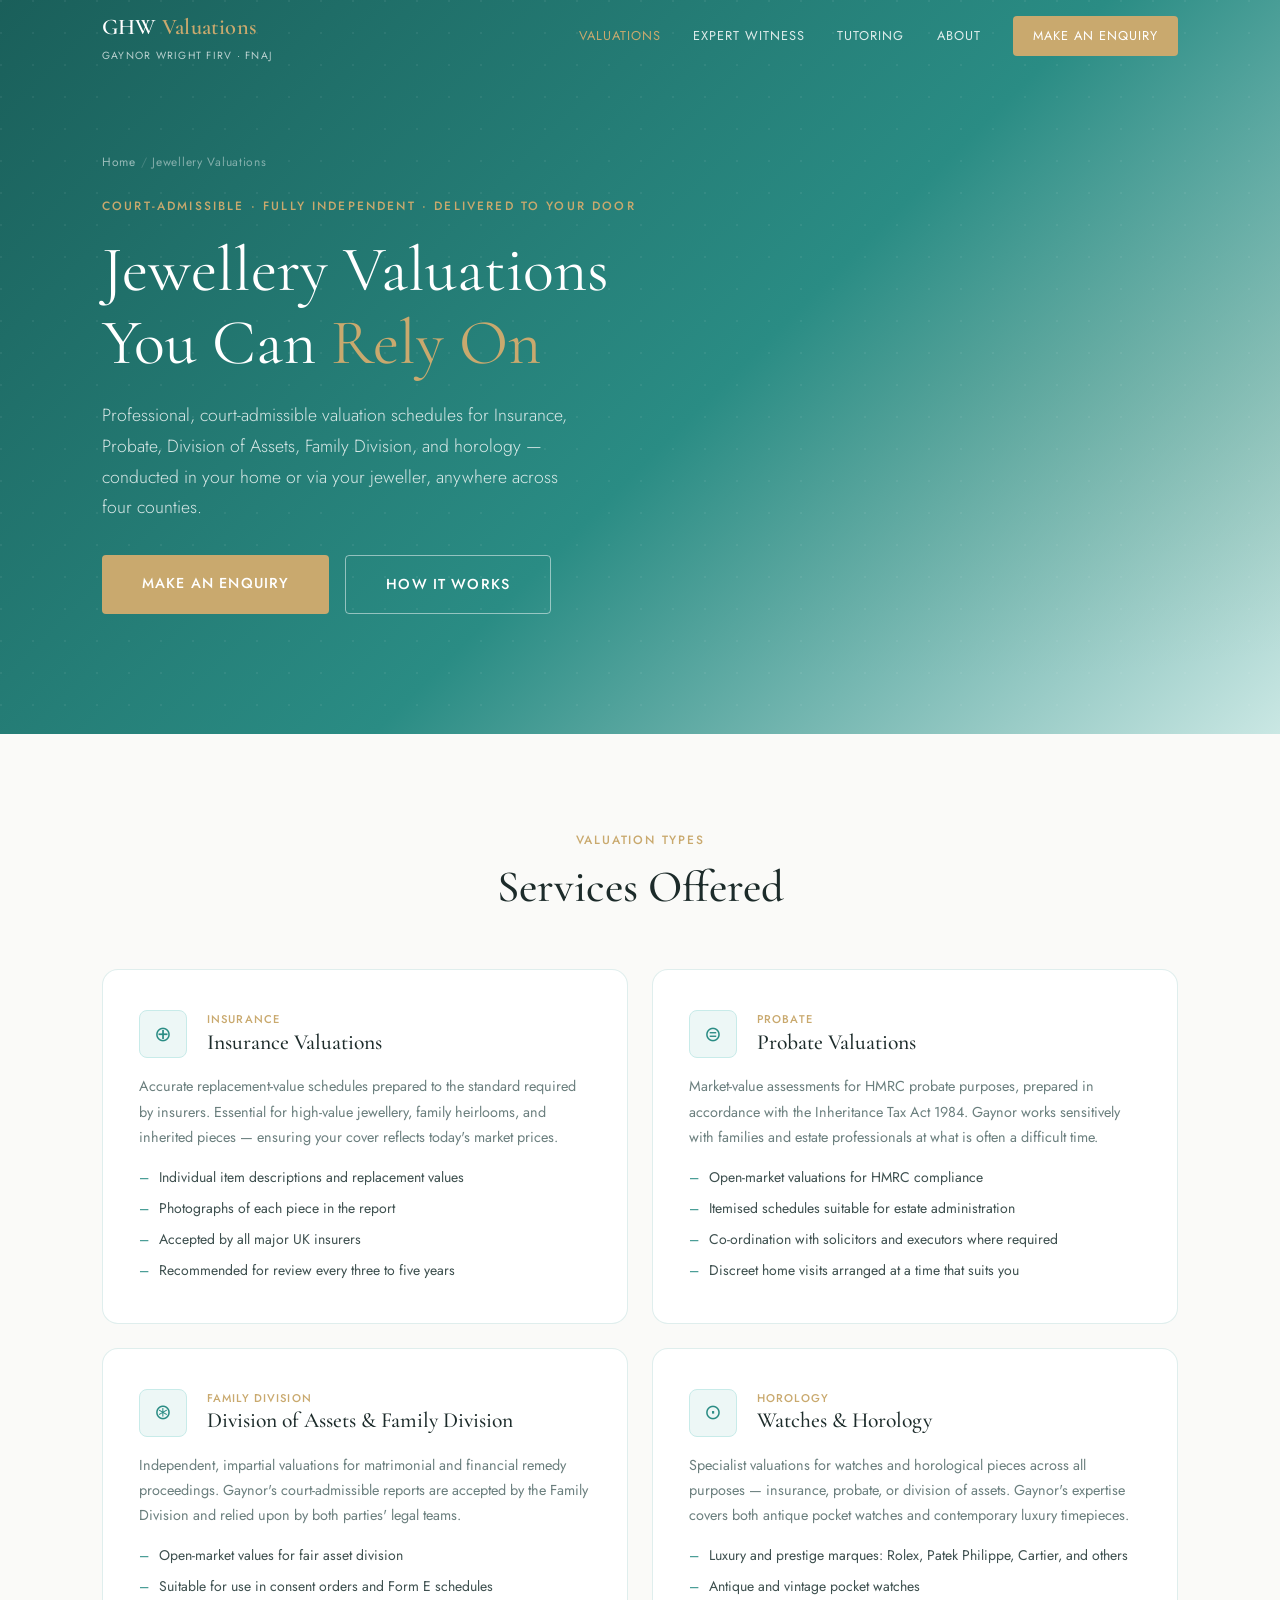
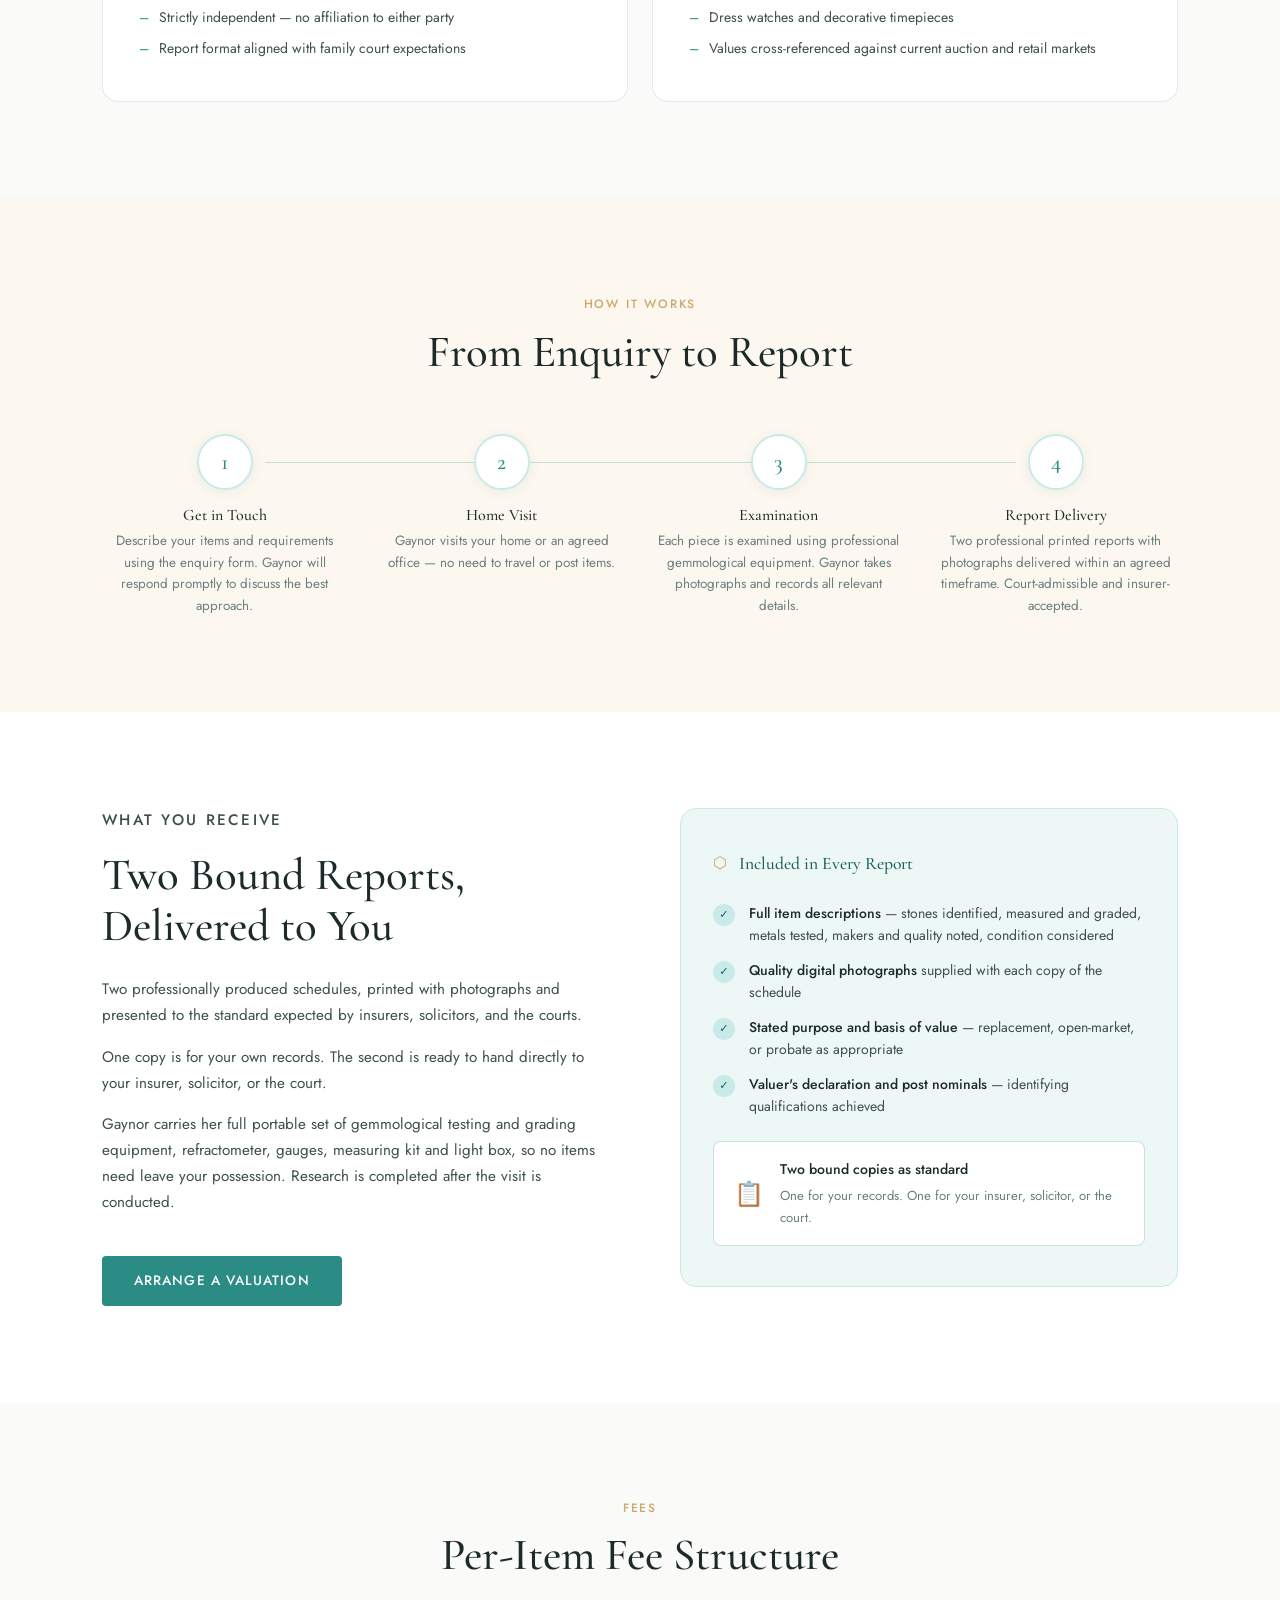
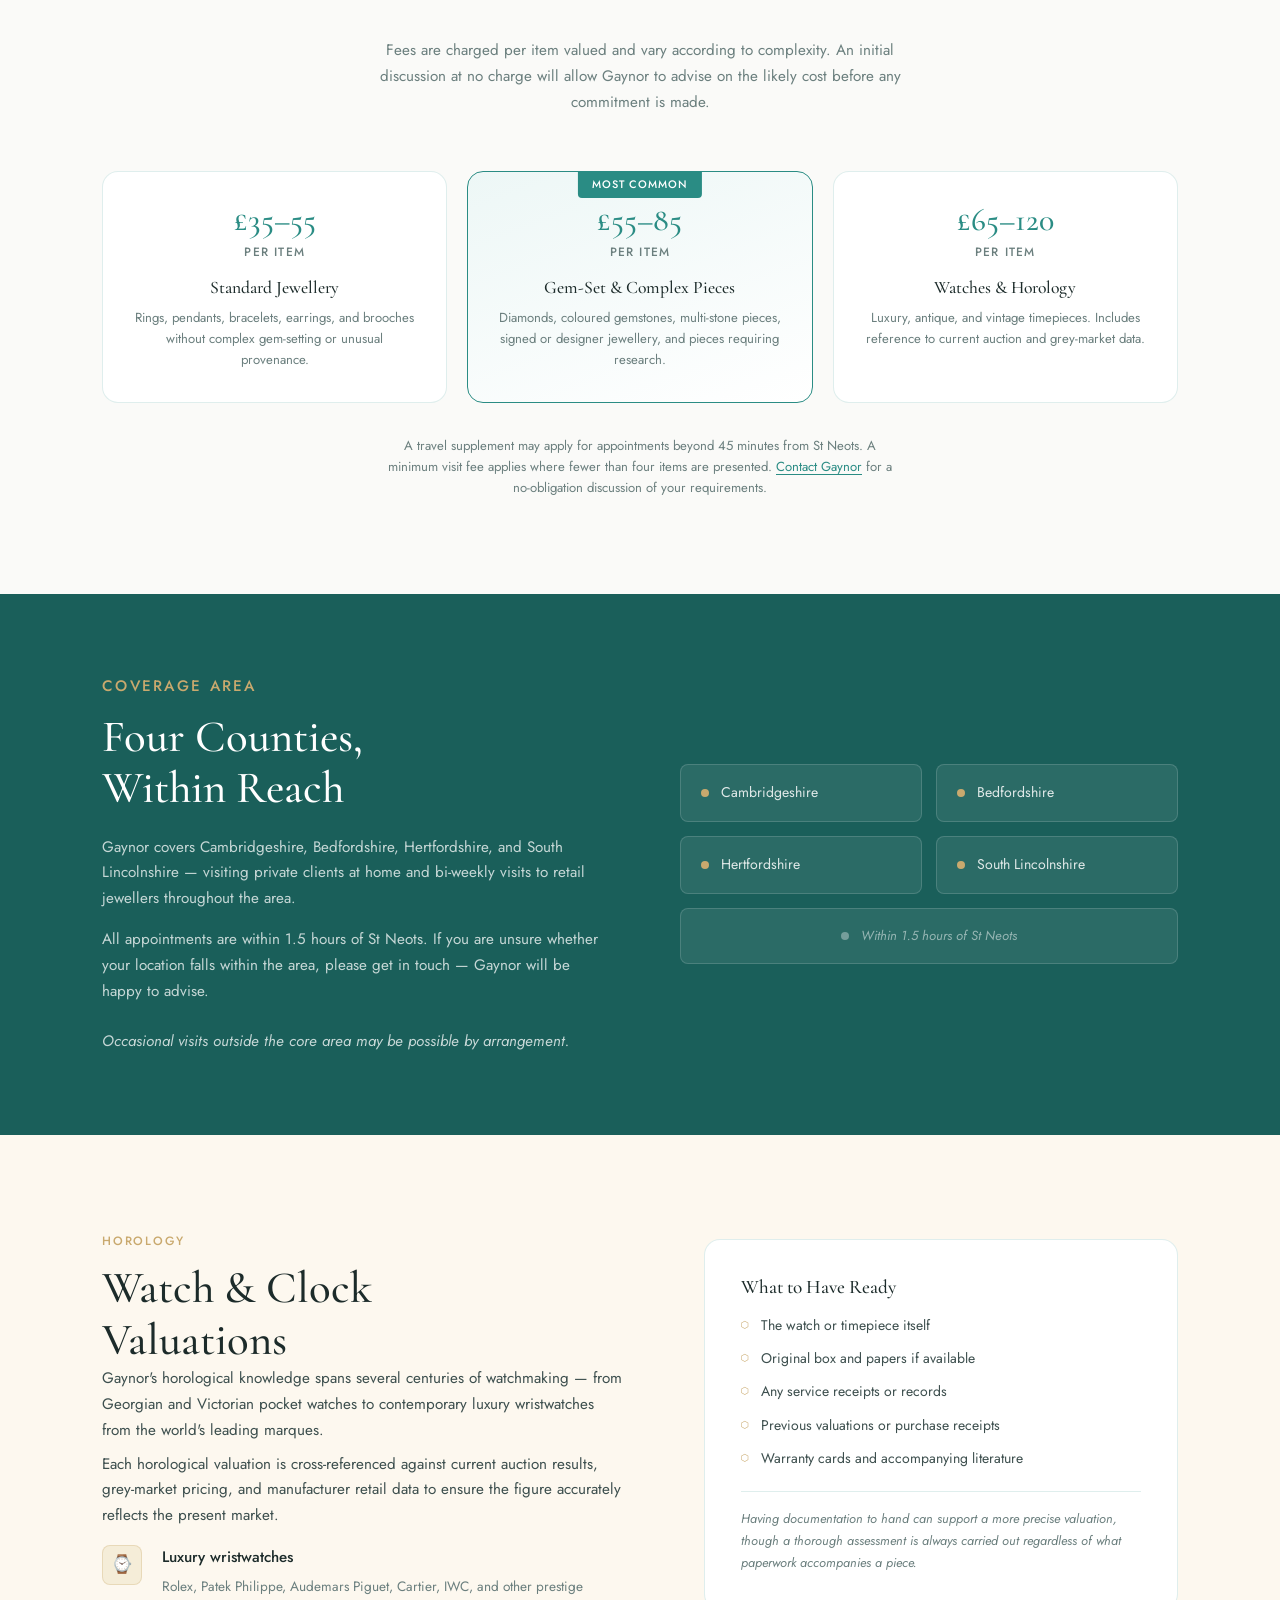
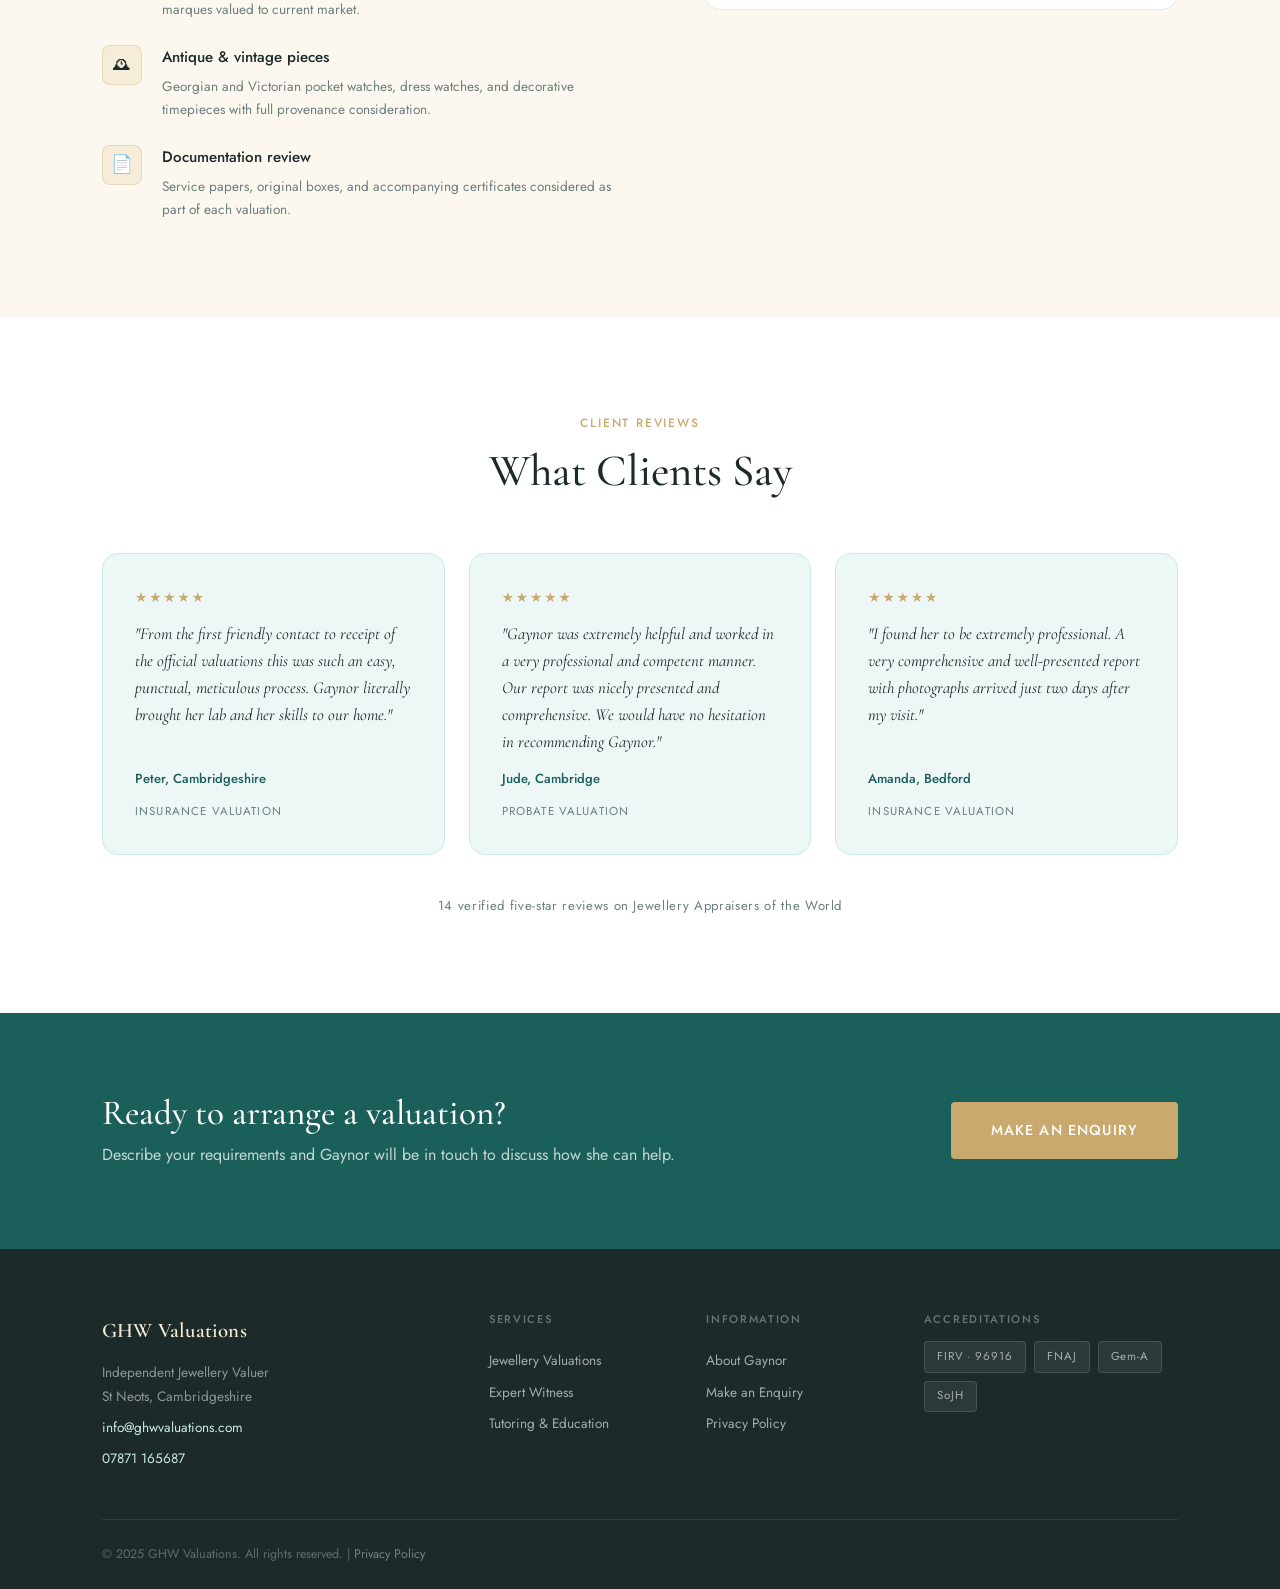
<file: valuations.html>
<!DOCTYPE html>
<html lang="en">
<head>
    <link rel="icon" type="image/x-icon" href="favicon.ico">
    <link rel="apple-touch-icon" href="apple-touch-icon.png">
  <meta charset="UTF-8" />
  <meta name="viewport" content="width=device-width, initial-scale=1.0" />
  <title>Jewellery Valuations — GHW Valuations</title>
  <meta name="description" content="Independent jewellery valuations for insurance replacement, probate, divorce, and retail replacement. Serving private clients and jewellers across the UK." />
  <link rel="preconnect" href="https://fonts.googleapis.com" />
  <link rel="preconnect" href="https://fonts.gstatic.com" crossorigin />
  <link href="https://fonts.googleapis.com/css2?family=Cormorant+Garamond:ital,wght@0,400;0,500;0,600;1,400;1,500&family=Jost:wght@300;400;500&display=swap" rel="stylesheet" />
  <link rel="stylesheet" href="style.css" />
  <link rel="canonical" href="https://www.ghwvaluations.com/valuations.html" />
  <style>
    /* ── Page hero (interior, shorter than homepage) ─────────── */
    .page-hero {
      position: relative;
      padding: calc(var(--nav-h) + 5rem) 0 5rem;
      background:
        linear-gradient(135deg, var(--teal-dark) 0%, var(--teal) 55%, #3aafa640 100%),
        radial-gradient(ellipse at 75% 50%, rgba(201,169,110,0.18) 0%, transparent 60%);
      overflow: hidden;
    }
    .page-hero::after {
      content: '';
      position: absolute;
      inset: 0;
      background-image: radial-gradient(circle at 1px 1px, rgba(255,255,255,0.06) 1px, transparent 0);
      background-size: 32px 32px;
      pointer-events: none;
    }
    .page-hero-inner {
      position: relative;
      z-index: 1;
      max-width: 680px;
    }
    .page-hero .hero-eyebrow {
      font-size: 0.75rem;
      letter-spacing: 0.18em;
      text-transform: uppercase;
      color: var(--champagne);
      margin-bottom: 1rem;
      font-family: var(--font-body);
      font-weight: 500;
    }
    .page-hero h1 { color: var(--white); font-weight: 400; margin-bottom: 1.25rem; }
    .page-hero .hero-body {
      font-size: 1.1rem;
      color: rgba(255,255,255,0.82);
      font-weight: 300;
      line-height: 1.75;
      margin-bottom: 2rem;
    }
    .page-hero .breadcrumb {
      font-size: 0.75rem;
      color: rgba(255,255,255,0.45);
      letter-spacing: 0.06em;
      margin-bottom: 1.5rem;
    }
    .page-hero .breadcrumb a { color: rgba(255,255,255,0.55); }
    .page-hero .breadcrumb a:hover { color: var(--champagne); }
    .page-hero .breadcrumb span { margin: 0 0.4em; opacity: 0.4; }

    /* ── Service types grid ───────────────────────────────────── */
    .valuation-types { background: var(--off-white); }
    .types-grid {
      display: grid;
      grid-template-columns: repeat(2, 1fr);
      gap: 1.5rem;
    }
    .type-card {
      background: var(--white);
      border: 1px solid var(--border);
      border-radius: var(--radius-lg);
      padding: 2.5rem 2.25rem;
      transition: all 0.25s ease;
      display: flex;
      flex-direction: column;
      gap: 1rem;
    }
    .type-card:hover {
      border-color: var(--teal-mid);
      box-shadow: var(--shadow-md);
      transform: translateY(-3px);
    }
    .type-card-header {
      display: flex;
      align-items: flex-start;
      gap: 1.25rem;
    }
    .type-icon {
      width: 48px;
      height: 48px;
      border-radius: var(--radius-md);
      background: var(--teal-pale);
      border: 1px solid var(--teal-light);
      display: flex;
      align-items: center;
      justify-content: center;
      font-size: 1.3rem;
      flex-shrink: 0;
      color: var(--teal);
    }
    .type-card h3 {
      font-size: 1.35rem;
      color: var(--text-dark);
      margin-bottom: 0.2rem;
    }
    .type-card .type-tag {
      font-size: 0.7rem;
      text-transform: uppercase;
      letter-spacing: 0.1em;
      color: var(--champagne);
      font-weight: 500;
    }
    .type-card p {
      font-size: 0.9rem;
      color: var(--text-muted);
      line-height: 1.75;
      margin: 0;
    }
    .type-card ul {
      margin: 0;
      padding: 0;
      list-style: none;
      display: flex;
      flex-direction: column;
      gap: 0.45rem;
    }
    .type-card ul li {
      font-size: 0.875rem;
      color: var(--text-mid);
      padding-left: 1.25rem;
      position: relative;
    }
    .type-card ul li::before {
      content: '–';
      position: absolute;
      left: 0;
      color: var(--teal);
    }

    /* ── Process section ─────────────────────────────────────── */
    .process-section { background: var(--champ-pale); }
    .process-steps {
      display: grid;
      grid-template-columns: repeat(4, 1fr);
      gap: 2rem;
      position: relative;
    }
    .process-steps::before {
      content: '';
      position: absolute;
      top: 28px;
      left: calc(12.5% + 28px);
      right: calc(12.5% + 28px);
      height: 1px;
      background: var(--border-mid);
      z-index: 0;
    }
    .process-step {
      display: flex;
      flex-direction: column;
      align-items: center;
      text-align: center;
      gap: 1rem;
      position: relative;
      z-index: 1;
    }
    .step-number {
      width: 56px;
      height: 56px;
      border-radius: 50%;
      background: var(--white);
      border: 2px solid var(--teal-light);
      display: flex;
      align-items: center;
      justify-content: center;
      font-family: var(--font-display);
      font-size: 1.4rem;
      font-weight: 500;
      color: var(--teal);
      flex-shrink: 0;
      box-shadow: var(--shadow-sm);
    }
    .process-step h4 {
      font-size: 1rem;
      color: var(--text-dark);
      margin-bottom: 0.35rem;
    }
    .process-step p {
      font-size: 0.84rem;
      color: var(--text-muted);
      margin: 0;
      line-height: 1.6;
    }

    /* ── What's included panel ───────────────────────────────── */
    .included-section { background: var(--white); }
    .included-inner {
      display: grid;
      grid-template-columns: 1fr 1fr;
      gap: 5rem;
      align-items: start;
    }
    .included-text h2 { margin-bottom: 1.5rem; }
    .included-text p { color: var(--text-mid); font-size: 0.95rem; margin-bottom: 1rem; }
    .report-visual {
      background: var(--teal-pale);
      border: 1px solid var(--teal-light);
      border-radius: var(--radius-lg);
      padding: 2.5rem 2rem;
      display: flex;
      flex-direction: column;
      gap: 1.5rem;
    }
    .report-visual-title {
      font-family: var(--font-display);
      font-size: 1.1rem;
      color: var(--teal-dark);
      font-weight: 500;
      display: flex;
      align-items: center;
      gap: 0.75rem;
    }
    .report-visual-title::before {
      content: '⬡';
      color: var(--champagne);
      font-size: 1rem;
    }
    .report-features {
      display: flex;
      flex-direction: column;
      gap: 0.85rem;
    }
    .report-feature {
      display: flex;
      gap: 0.85rem;
      align-items: flex-start;
    }
    .rf-check {
      width: 22px;
      height: 22px;
      border-radius: 50%;
      background: var(--teal-light);
      color: var(--teal-dark);
      display: flex;
      align-items: center;
      justify-content: center;
      font-size: 0.7rem;
      font-weight: 600;
      flex-shrink: 0;
      margin-top: 1px;
    }
    .report-feature span { font-size: 0.875rem; color: var(--text-mid); line-height: 1.55; }
    .report-feature strong { color: var(--text-dark); font-weight: 500; }
    .two-copies-badge {
      background: var(--white);
      border: 1px solid var(--border-mid);
      border-radius: var(--radius-md);
      padding: 1rem 1.25rem;
      display: flex;
      gap: 1rem;
      align-items: center;
    }
    .two-copies-badge .badge-icon { font-size: 1.5rem; line-height: 1; }
    .two-copies-badge p { font-size: 0.82rem; color: var(--text-muted); margin: 0; }
    .two-copies-badge strong { display: block; font-size: 0.88rem; color: var(--text-dark); margin-bottom: 0.15rem; }

    /* ── Fees section ─────────────────────────────────────────── */
    .fees-section { background: var(--off-white); }
    .fees-intro {
      max-width: 560px;
      margin: 0 auto 3.5rem;
      text-align: center;
    }
    .fees-intro p { font-size: 0.95rem; color: var(--text-muted); }
    .fees-grid {
      display: grid;
      grid-template-columns: repeat(3, 1fr);
      gap: 1.25rem;
      margin-bottom: 2rem;
    }
    .fee-card {
      background: var(--white);
      border: 1px solid var(--border);
      border-radius: var(--radius-lg);
      padding: 2rem 1.75rem;
      text-align: center;
      transition: all 0.25s ease;
    }
    .fee-card:hover { border-color: var(--teal-mid); box-shadow: var(--shadow-md); transform: translateY(-2px); }
    .fee-card.featured {
      border-color: var(--teal);
      background: linear-gradient(160deg, var(--teal-pale) 0%, var(--white) 100%);
      position: relative;
    }
    .fee-card.featured::before {
      content: 'Most common';
      position: absolute;
      top: -1px;
      left: 50%;
      transform: translateX(-50%);
      background: var(--teal);
      color: var(--white);
      font-size: 0.68rem;
      letter-spacing: 0.1em;
      text-transform: uppercase;
      font-weight: 500;
      padding: 0.25rem 0.85rem;
      border-radius: 0 0 var(--radius-sm) var(--radius-sm);
    }
    .fee-range {
      font-family: var(--font-display);
      font-size: 2rem;
      font-weight: 500;
      color: var(--teal);
      line-height: 1;
      margin-bottom: 0.35rem;
    }
    .fee-unit {
      font-size: 0.75rem;
      text-transform: uppercase;
      letter-spacing: 0.1em;
      color: var(--text-muted);
      font-weight: 500;
      margin-bottom: 1rem;
    }
    .fee-card h4 {
      font-size: 1.1rem;
      margin-bottom: 0.5rem;
      color: var(--text-dark);
    }
    .fee-card p {
      font-size: 0.82rem;
      color: var(--text-muted);
      line-height: 1.6;
      margin: 0;
    }
    .fees-note {
      text-align: center;
      font-size: 0.82rem;
      color: var(--text-muted);
      max-width: 520px;
      margin: 0 auto;
      line-height: 1.6;
    }
    .fees-note a { color: var(--teal); text-decoration: underline; text-underline-offset: 3px; }

    /* ── Coverage section ─────────────────────────────────────── */
    .coverage-section { background: var(--teal-dark); padding: 5rem 0; }
    .coverage-inner {
      display: grid;
      grid-template-columns: 1fr 1fr;
      gap: 5rem;
      align-items: center;
    }
    .coverage-text .section-eyebrow { color: var(--champagne); }
    .coverage-text h2 { color: var(--white); margin-bottom: 1.25rem; }
    .coverage-text p { color: rgba(255,255,255,0.75); font-size: 0.95rem; }
    .coverage-counties {
      display: grid;
      grid-template-columns: 1fr 1fr;
      gap: 0.85rem;
    }
    .county-pill {
      background: rgba(255,255,255,0.08);
      border: 1px solid rgba(255,255,255,0.15);
      border-radius: var(--radius-md);
      padding: 1rem 1.25rem;
      display: flex;
      align-items: center;
      gap: 0.75rem;
    }
    .county-dot {
      width: 8px;
      height: 8px;
      border-radius: 50%;
      background: var(--champagne);
      flex-shrink: 0;
    }
    .county-pill span { font-size: 0.88rem; color: rgba(255,255,255,0.85); font-weight: 400; }
    .coverage-note {
      margin-top: 1.5rem;
      font-size: 0.82rem;
      color: rgba(255,255,255,0.5);
      font-style: italic;
    }

    /* ── Watches section ─────────────────────────────────────── */
    .watches-section { background: var(--champ-pale); }
    .watches-inner {
      display: grid;
      grid-template-columns: 1.1fr 1fr;
      gap: 5rem;
      align-items: start;
    }
    .watches-features {
      display: flex;
      flex-direction: column;
      gap: 1.5rem;
      margin-top: 1rem;
    }
    .watch-feature {
      display: flex;
      gap: 1.25rem;
      align-items: flex-start;
    }
    .watch-icon {
      width: 40px;
      height: 40px;
      border-radius: var(--radius-md);
      background: var(--champ-light);
      border: 1px solid rgba(201,169,110,0.3);
      display: flex;
      align-items: center;
      justify-content: center;
      font-size: 1.1rem;
      flex-shrink: 0;
    }
    .watch-feature strong { display: block; font-size: 0.95rem; color: var(--text-dark); margin-bottom: 0.25rem; }
    .watch-feature p { font-size: 0.85rem; color: var(--text-muted); margin: 0; }
    .watches-aside {
      background: var(--white);
      border: 1px solid var(--border);
      border-radius: var(--radius-lg);
      padding: 2.25rem;
      margin-top: 0.5rem;
    }
    .watches-aside h4 { font-size: 1.2rem; margin-bottom: 1rem; color: var(--text-dark); }
    .watches-aside ul {
      list-style: none;
      padding: 0;
      margin: 0;
      display: flex;
      flex-direction: column;
      gap: 0.6rem;
    }
    .watches-aside ul li {
      font-size: 0.875rem;
      color: var(--text-mid);
      padding-left: 1.25rem;
      position: relative;
    }
    .watches-aside ul li::before {
      content: '⬡';
      position: absolute;
      left: 0;
      font-size: 0.6rem;
      color: var(--champagne);
      top: 3px;
    }
    .watches-aside .aside-note {
      margin-top: 1.25rem;
      font-size: 0.8rem;
      color: var(--text-muted);
      border-top: 1px solid var(--border);
      padding-top: 1rem;
      font-style: italic;
    }

    /* ── Responsive overrides ─────────────────────────────────── */
    @media (max-width: 900px) {
      .types-grid { grid-template-columns: 1fr; }
      .process-steps { grid-template-columns: repeat(2, 1fr); }
      .process-steps::before { display: none; }
      .included-inner { grid-template-columns: 1fr; gap: 3rem; }
      .fees-grid { grid-template-columns: 1fr; }
      .coverage-inner { grid-template-columns: 1fr; gap: 3rem; }
      .coverage-counties { grid-template-columns: 1fr 1fr; }
      .watches-inner { grid-template-columns: 1fr; gap: 3rem; }
    }
    @media (max-width: 600px) {
      .process-steps { grid-template-columns: 1fr; }
      .coverage-counties { grid-template-columns: 1fr; }
    }
  </style>
</head>
<body>

  <!-- ─── HEADER ─────────────────────────────────────────────── -->
  <header class="site-header" id="site-header">
    <div class="container">
      <nav class="nav-inner">
        <a href="index.html" class="logo">
          <span class="logo-main">GHW <span style="color: var(--champagne);">Valuations</span></span>
          <span class="logo-sub">Gaynor Wright FIRV · FNAJ</span>
        </a>
        <div class="site-nav" id="site-nav">
          <a href="valuations.html" style="color: var(--champagne);">Valuations</a>
          <a href="expert-witness.html">Expert Witness</a>
          <a href="tutoring.html">Tutoring</a>
          <a href="about.html">About</a>
          <a href="enquiries.html" class="nav-cta">Make an Enquiry</a>
        </div>
        <button class="nav-toggle" id="nav-toggle" aria-label="Toggle navigation">☰</button>
      </nav>
    </div>
  </header>

  <!-- ─── PAGE HERO ──────────────────────────────────────────── -->
  <section class="page-hero">
    <div class="container">
      <div class="page-hero-inner">
        <p class="breadcrumb"><a href="index.html">Home</a><span>/</span>Jewellery Valuations</p>
        <p class="hero-eyebrow">Court-admissible · Fully independent · Delivered to your door</p>
        <h1>Jewellery Valuations<br>You Can <em style="color: var(--champagne); font-style: normal;">Rely On</em></h1>
        <p class="hero-body">Professional, court-admissible valuation schedules for Insurance, Probate, Division of Assets, Family Division, and horology — conducted in your home or via your jeweller, anywhere across four counties.</p>
        <div class="hero-actions">
          <a href="enquiries.html" class="btn btn-primary btn-large" style="background: var(--champagne);">Make an Enquiry</a>
          <a href="#process" class="btn btn-ghost btn-large">How It Works</a>
        </div>
      </div>
    </div>
  </section>

  <!-- ─── SERVICE TYPES ──────────────────────────────────────── -->
  <section class="section valuation-types">
    <div class="container">
      <div class="section-header">
        <p class="section-eyebrow">Valuation Types</p>
        <h2 class="section-title">Services Offered</h2>
      </div>
      <div class="types-grid">

        <div class="type-card">
          <div class="type-card-header">
            <div class="type-icon">⊕</div>
            <div>
              <div class="type-tag">Insurance</div>
              <h3>Insurance Valuations</h3>
            </div>
          </div>
          <p>Accurate replacement-value schedules prepared to the standard required by insurers. Essential for high-value jewellery, family heirlooms, and inherited pieces — ensuring your cover reflects today's market prices.</p>
          <ul>
            <li>Individual item descriptions and replacement values</li>
            <li>Photographs of each piece in the report</li>
            <li>Accepted by all major UK insurers</li>
            <li>Recommended for review every three to five years</li>
          </ul>
        </div>

        <div class="type-card">
          <div class="type-card-header">
            <div class="type-icon">⊜</div>
            <div>
              <div class="type-tag">Probate</div>
              <h3>Probate Valuations</h3>
            </div>
          </div>
          <p>Market-value assessments for HMRC probate purposes, prepared in accordance with the Inheritance Tax Act 1984. Gaynor works sensitively with families and estate professionals at what is often a difficult time.</p>
          <ul>
            <li>Open-market valuations for HMRC compliance</li>
            <li>Itemised schedules suitable for estate administration</li>
            <li>Co-ordination with solicitors and executors where required</li>
            <li>Discreet home visits arranged at a time that suits you</li>
          </ul>
        </div>

        <div class="type-card">
          <div class="type-card-header">
            <div class="type-icon">⊛</div>
            <div>
              <div class="type-tag">Family Division</div>
              <h3>Division of Assets &amp; Family Division</h3>
            </div>
          </div>
          <p>Independent, impartial valuations for matrimonial and financial remedy proceedings. Gaynor's court-admissible reports are accepted by the Family Division and relied upon by both parties' legal teams.</p>
          <ul>
            <li>Open-market values for fair asset division</li>
            <li>Suitable for use in consent orders and Form E schedules</li>
            <li>Strictly independent — no affiliation to either party</li>
            <li>Report format aligned with family court expectations</li>
          </ul>
        </div>

        <div class="type-card">
          <div class="type-card-header">
            <div class="type-icon">⊙</div>
            <div>
              <div class="type-tag">Horology</div>
              <h3>Watches &amp; Horology</h3>
            </div>
          </div>
          <p>Specialist valuations for watches and horological pieces across all purposes — insurance, probate, or division of assets. Gaynor's expertise covers both antique pocket watches and contemporary luxury timepieces.</p>
          <ul>
            <li>Luxury and prestige marques: Rolex, Patek Philippe, Cartier, and others</li>
            <li>Antique and vintage pocket watches</li>
            <li>Dress watches and decorative timepieces</li>
            <li>Values cross-referenced against current auction and retail markets</li>
          </ul>
        </div>

      </div>
    </div>
  </section>

  <!-- ─── PROCESS ────────────────────────────────────────────── -->
  <section class="section process-section" id="process">
    <div class="container">
      <div class="section-header">
        <p class="section-eyebrow">How It Works</p>
        <h2 class="section-title">From Enquiry to Report</h2>
      </div>
      <div class="process-steps">
        <div class="process-step">
          <div class="step-number">1</div>
          <div>
            <h4>Get in Touch</h4>
            <p>Describe your items and requirements using the enquiry form. Gaynor will respond promptly to discuss the best approach.</p>
          </div>
        </div>
        <div class="process-step">
          <div class="step-number">2</div>
          <div>
            <h4>Home Visit</h4>
            <p>Gaynor visits your home or an agreed office — no need to travel or post items.</p>
          </div>
        </div>
        <div class="process-step">
          <div class="step-number">3</div>
          <div>
            <h4>Examination</h4>
            <p>Each piece is examined using professional gemmological equipment. Gaynor takes photographs and records all relevant details.</p>
          </div>
        </div>
        <div class="process-step">
          <div class="step-number">4</div>
          <div>
            <h4>Report Delivery</h4>
            <p>Two professional printed reports with photographs delivered within an agreed timeframe. Court-admissible and insurer-accepted.</p>
          </div>
        </div>
      </div>
    </div>
  </section>

  <!-- ─── WHAT'S INCLUDED ─────────────────────────────────────── -->
  <section class="section included-section">
    <div class="container">
      <div class="included-inner">
        <div class="included-text">
          <p class="section-eyebrow">What You Receive</p>
          <h2>Two Bound Reports,<br>Delivered to You</h2>
          <p>Two professionally produced schedules, printed with photographs and presented to the standard expected by insurers, solicitors, and the courts.</p>
          <p>One copy is for your own records. The second is ready to hand directly to your insurer, solicitor, or the court.</p>
          <p>Gaynor carries her full portable set of gemmological testing and grading equipment, refractometer, gauges, measuring kit and light box, so no items need leave your possession. Research is completed after the visit is conducted.</p>
          <a href="enquiries.html" class="btn btn-primary" style="margin-top: 1.5rem;">Arrange a Valuation</a>
        </div>
        <div>
          <div class="report-visual">
            <div class="report-visual-title">Included in Every Report</div>
            <div class="report-features">
              <div class="report-feature">
                <div class="rf-check">✓</div>
                <span><strong>Full item descriptions</strong> — stones identified, measured and graded, metals tested, makers and quality noted, condition considered</span>
              </div>
              <div class="report-feature">
                <div class="rf-check">✓</div>
                <span><strong>Quality digital photographs</strong> supplied with each copy of the schedule</span>
              </div>
              <div class="report-feature">
                <div class="rf-check">✓</div>
                <span><strong>Stated purpose and basis of value</strong> — replacement, open-market, or probate as appropriate</span>
              </div>
              <div class="report-feature">
                <div class="rf-check">✓</div>
                <span><strong>Valuer's declaration and post nominals</strong> — identifying qualifications achieved</span>
              </div>
            </div>
            <div class="two-copies-badge">
              <div class="badge-icon">📋</div>
              <div>
                <strong>Two bound copies as standard</strong>
                <p>One for your records. One for your insurer, solicitor, or the court.</p>
              </div>
            </div>
          </div>
        </div>
      </div>
    </div>
  </section>

  <!-- ─── FEES ────────────────────────────────────────────────── -->
  <section class="section fees-section">
    <div class="container">
      <div class="section-header">
        <p class="section-eyebrow">Fees</p>
        <h2 class="section-title">Per-Item Fee Structure</h2>
      </div>
      <div class="fees-intro">
        <p>Fees are charged per item valued and vary according to complexity. An initial discussion at no charge will allow Gaynor to advise on the likely cost before any commitment is made.</p>
      </div>
      <div class="fees-grid">
        <div class="fee-card">
          <div class="fee-range">£35–55</div>
          <div class="fee-unit">per item</div>
          <h4>Standard Jewellery</h4>
          <p>Rings, pendants, bracelets, earrings, and brooches without complex gem-setting or unusual provenance.</p>
        </div>
        <div class="fee-card featured">
          <div class="fee-range">£55–85</div>
          <div class="fee-unit">per item</div>
          <h4>Gem-Set &amp; Complex Pieces</h4>
          <p>Diamonds, coloured gemstones, multi-stone pieces, signed or designer jewellery, and pieces requiring research.</p>
        </div>
        <div class="fee-card">
          <div class="fee-range">£65–120</div>
          <div class="fee-unit">per item</div>
          <h4>Watches &amp; Horology</h4>
          <p>Luxury, antique, and vintage timepieces. Includes reference to current auction and grey-market data.</p>
        </div>
      </div>
      <p class="fees-note">A travel supplement may apply for appointments beyond 45 minutes from St Neots. A minimum visit fee applies where fewer than four items are presented. <a href="enquiries.html">Contact Gaynor</a> for a no-obligation discussion of your requirements.</p>
    </div>
  </section>

  <!-- ─── COVERAGE ────────────────────────────────────────────── -->
  <section class="coverage-section">
    <div class="container">
      <div class="coverage-inner">
        <div class="coverage-text">
          <p class="section-eyebrow">Coverage Area</p>
          <h2>Four Counties,<br>Within Reach</h2>
          <p>Gaynor covers Cambridgeshire, Bedfordshire, Hertfordshire, and South Lincolnshire — visiting private clients at home and bi-weekly visits to retail jewellers throughout the area.</p>
          <p>All appointments are within 1.5 hours of St Neots. If you are unsure whether your location falls within the area, please get in touch — Gaynor will be happy to advise.</p>
          <p class="coverage-note">Occasional visits outside the core area may be possible by arrangement.</p>
        </div>
        <div class="coverage-counties">
          <div class="county-pill">
            <div class="county-dot"></div>
            <span>Cambridgeshire</span>
          </div>
          <div class="county-pill">
            <div class="county-dot"></div>
            <span>Bedfordshire</span>
          </div>
          <div class="county-pill">
            <div class="county-dot"></div>
            <span>Hertfordshire</span>
          </div>
          <div class="county-pill">
            <div class="county-dot"></div>
            <span>South Lincolnshire</span>
          </div>
          <div class="county-pill" style="grid-column: span 2; justify-content: center;">
            <div class="county-dot" style="background: rgba(255,255,255,0.35);"></div>
            <span style="color: rgba(255,255,255,0.5); font-style: italic; font-size: 0.82rem;">Within 1.5 hours of St Neots</span>
          </div>
        </div>
      </div>
    </div>
  </section>

  <!-- ─── WATCHES DETAIL ──────────────────────────────────────── -->
  <section class="section watches-section">
    <div class="container">
      <div class="watches-inner">
        <div>
          <p class="section-eyebrow">Horology</p>
          <h2>Watch &amp; Clock<br>Valuations</h2>
          <p style="color: var(--text-mid); font-size: 0.95rem; margin-bottom: 0.5rem;">Gaynor's horological knowledge spans several centuries of watchmaking — from Georgian and Victorian pocket watches to contemporary luxury wristwatches from the world's leading marques.</p>
          <p style="color: var(--text-mid); font-size: 0.95rem;">Each horological valuation is cross-referenced against current auction results, grey-market pricing, and manufacturer retail data to ensure the figure accurately reflects the present market.</p>
          <div class="watches-features">
            <div class="watch-feature">
              <div class="watch-icon">⌚</div>
              <div>
                <strong>Luxury wristwatches</strong>
                <p>Rolex, Patek Philippe, Audemars Piguet, Cartier, IWC, and other prestige marques valued to current market.</p>
              </div>
            </div>
            <div class="watch-feature">
              <div class="watch-icon">🕰</div>
              <div>
                <strong>Antique &amp; vintage pieces</strong>
                <p>Georgian and Victorian pocket watches, dress watches, and decorative timepieces with full provenance consideration.</p>
              </div>
            </div>
            <div class="watch-feature">
              <div class="watch-icon">📄</div>
              <div>
                <strong>Documentation review</strong>
                <p>Service papers, original boxes, and accompanying certificates considered as part of each valuation.</p>
              </div>
            </div>
          </div>
        </div>
        <div class="watches-aside">
          <h4>What to Have Ready</h4>
          <ul>
            <li>The watch or timepiece itself</li>
            <li>Original box and papers if available</li>
            <li>Any service receipts or records</li>
            <li>Previous valuations or purchase receipts</li>
            <li>Warranty cards and accompanying literature</li>
          </ul>
          <p class="aside-note">Having documentation to hand can support a more precise valuation, though a thorough assessment is always carried out regardless of what paperwork accompanies a piece.</p>
        </div>
      </div>
    </div>
  </section>

  <!-- ─── TESTIMONIALS ────────────────────────────────────────── -->
  <section class="section testimonials">
    <div class="container">
      <div class="section-header">
        <p class="section-eyebrow">Client Reviews</p>
        <h2 class="section-title">What Clients Say</h2>
      </div>
      <div class="testimonials-grid">
        <div class="testimonial-card">
          <div class="stars">★★★★★</div>
          <blockquote>"From the first friendly contact to receipt of the official valuations this was such an easy, punctual, meticulous process. Gaynor literally brought her lab and her skills to our home."</blockquote>
          <cite>Peter, Cambridgeshire</cite>
          <span class="review-type">Insurance Valuation</span>
        </div>
        <div class="testimonial-card">
          <div class="stars">★★★★★</div>
          <blockquote>"Gaynor was extremely helpful and worked in a very professional and competent manner. Our report was nicely presented and comprehensive. We would have no hesitation in recommending Gaynor."</blockquote>
          <cite>Jude, Cambridge</cite>
          <span class="review-type">Probate Valuation</span>
        </div>
        <div class="testimonial-card">
          <div class="stars">★★★★★</div>
          <blockquote>"I found her to be extremely professional. A very comprehensive and well-presented report with photographs arrived just two days after my visit."</blockquote>
          <cite>Amanda, Bedford</cite>
          <span class="review-type">Insurance Valuation</span>
        </div>
      </div>
      <p class="testimonials-footer">14 verified five-star reviews on Jewellery Appraisers of the World</p>
    </div>
  </section>

  <!-- ─── CTA BAND ─────────────────────────────────────────────── -->
  <section class="cta-band">
    <div class="container">
      <div class="cta-inner">
        <div>
          <h2>Ready to arrange a valuation?</h2>
          <p>Describe your requirements and Gaynor will be in touch to discuss how she can help.</p>
        </div>
        <a href="enquiries.html" class="btn btn-primary btn-large">Make an Enquiry</a>
      </div>
    </div>
  </section>

  <!-- ─── FOOTER ───────────────────────────────────────────────── -->
  <footer class="site-footer">
    <div class="container">
      <div class="footer-inner">
        <div class="footer-brand">
          <span class="logo-main">GHW Valuations</span>
          <p>Independent Jewellery Valuer<br>St Neots, Cambridgeshire</p>
          <p><a href="mailto:info@ghwvaluations.com">info@ghwvaluations.com</a></p>
          <p><a href="tel:07871165687">07871 165687</a></p>
        </div>
        <div class="footer-links">
          <h4>Services</h4>
          <a href="valuations.html">Jewellery Valuations</a>
          <a href="expert-witness.html">Expert Witness</a>
          <a href="tutoring.html">Tutoring &amp; Education</a>
        </div>
        <div class="footer-links">
          <h4>Information</h4>
          <a href="about.html">About Gaynor</a>
          <a href="enquiries.html">Make an Enquiry</a>
          <a href="privacy.html">Privacy Policy</a>
        </div>
        <div class="footer-accreditations">
          <h4>Accreditations</h4>
          <div class="accreditation-badges">
            <span class="badge">FIRV · 96916</span>
            <span class="badge">FNAJ</span>
            <span class="badge">Gem-A</span>
            <span class="badge">SoJH</span>
          </div>
        </div>
      </div>
      <div class="footer-base">
        <p>© 2025 GHW Valuations. All rights reserved. | <a href="privacy.html">Privacy Policy</a></p>
      </div>
    </div>
  </footer>

  <script>
    const header = document.getElementById('site-header');
    window.addEventListener('scroll', () => {
      header.classList.toggle('scrolled', window.scrollY > 40);
    });
    const toggle = document.getElementById('nav-toggle');
    const nav = document.getElementById('site-nav');
    toggle.addEventListener('click', () => nav.classList.toggle('open'));
  </script>

</body>
</html>
</file>
<file: style.css>
/* ─── TOKENS ───────────────────────────────────────────────── */
:root {
  --teal-dark:    #1a5f5a;
  --teal:         #2a8c84;
  --teal-mid:     #3aafa6;
  --teal-light:   #c8ebe9;
  --teal-pale:    #edf7f6;
  --champagne:    #c9a96e;
  --champ-light:  #f5edd8;
  --champ-pale:   #fdf8ef;
  --white:        #ffffff;
  --off-white:    #fafaf8;
  --text-dark:    #1c2b2a;
  --text-mid:     #3d4f4e;
  --text-muted:   #6b7f7e;
  --border:       rgba(42,140,132,0.15);
  --border-mid:   rgba(42,140,132,0.25);

  --font-display: 'Cormorant Garamond', Georgia, serif;
  --font-body:    'Jost', system-ui, sans-serif;

  --radius-sm:  4px;
  --radius-md:  8px;
  --radius-lg:  16px;

  --shadow-sm: 0 2px 12px rgba(26,95,90,0.08);
  --shadow-md: 0 6px 32px rgba(26,95,90,0.12);

  --max-w: 1140px;
  --nav-h: 72px;
}

/* ─── RESET ─────────────────────────────────────────────────── */
*, *::before, *::after { box-sizing: border-box; margin: 0; padding: 0; }
html { scroll-behavior: smooth; }
body {
  font-family: var(--font-body);
  font-size: 16px;
  line-height: 1.7;
  color: var(--text-dark);
  background: var(--off-white);
  -webkit-font-smoothing: antialiased;
}
a { color: inherit; text-decoration: none; }
img { max-width: 100%; display: block; }
p { margin-bottom: 1em; }
p:last-child { margin-bottom: 0; }

/* ─── LAYOUT ─────────────────────────────────────────────────── */
.container {
  max-width: var(--max-w);
  margin: 0 auto;
  padding: 0 2rem;
}
.section { padding: 6rem 0; }

/* ─── TYPOGRAPHY ─────────────────────────────────────────────── */
h1,h2,h3,h4 { font-family: var(--font-display); font-weight: 500; line-height: 1.15; color: var(--text-dark); }
h1 { font-size: clamp(2.6rem, 5vw, 4rem); }
h2 { font-size: clamp(2rem, 3.5vw, 2.8rem); }
h3 { font-size: 1.5rem; }
em { font-style: italic; color: var(--teal); }
strong { font-weight: 500; }

.section-eyebrow {
  font-family: var(--font-body);
  font-size: 0.75rem;
  font-weight: 500;
  letter-spacing: 0.15em;
  text-transform: uppercase;
  color: var(--champagne);
  margin-bottom: 0.75rem;
}
.section-header { text-align: center; margin-bottom: 3.5rem; }
.section-header .section-title { max-width: 480px; margin: 0 auto; }

/* ─── BUTTONS ────────────────────────────────────────────────── */
.btn {
  display: inline-block;
  font-family: var(--font-body);
  font-size: 0.85rem;
  font-weight: 500;
  letter-spacing: 0.08em;
  text-transform: uppercase;
  padding: 0.85rem 2rem;
  border-radius: var(--radius-sm);
  transition: all 0.25s ease;
  cursor: pointer;
  border: none;
}
.btn-primary {
  background: var(--teal);
  color: var(--white);
}
.btn-primary:hover { background: var(--teal-dark); transform: translateY(-1px); box-shadow: var(--shadow-sm); }
.btn-ghost {
  background: transparent;
  color: var(--teal-dark);
  border: 1.5px solid var(--teal);
}
.btn-ghost:hover { background: var(--teal-pale); }
.btn-large { padding: 1rem 2.5rem; font-size: 0.9rem; }

/* ─── HEADER / NAV ───────────────────────────────────────────── */
.site-header {
  position: fixed;
  top: 0; left: 0; right: 0;
  z-index: 100;
  height: var(--nav-h);
  background: transparent;
  transition: background 0.3s ease, box-shadow 0.3s ease;
}
.site-header.scrolled {
  background: rgba(255,255,255,0.97);
  box-shadow: 0 1px 0 var(--border);
  backdrop-filter: blur(8px);
}
.nav-inner {
  display: flex;
  align-items: center;
  justify-content: space-between;
  height: var(--nav-h);
}
.logo { display: flex; flex-direction: column; gap: 1px; }
.logo-main {
  font-family: var(--font-display);
  font-size: 1.4rem;
  font-weight: 600;
  color: var(--white);
  transition: color 0.3s;
  letter-spacing: 0.01em;
}
.scrolled .logo-main { color: var(--teal-dark); }
.logo-sub {
  font-size: 0.65rem;
  letter-spacing: 0.12em;
  text-transform: uppercase;
  color: rgba(255,255,255,0.7);
  transition: color 0.3s;
}
.scrolled .logo-sub { color: var(--text-muted); }
.site-nav {
  display: flex;
  align-items: center;
  gap: 2rem;
}
.site-nav a {
  font-size: 0.8rem;
  font-weight: 400;
  letter-spacing: 0.08em;
  text-transform: uppercase;
  color: rgba(255,255,255,0.85);
  transition: color 0.2s;
}
.site-nav a:hover { color: var(--white); }
.scrolled .site-nav a { color: var(--text-mid); }
.scrolled .site-nav a:hover { color: var(--teal); }
.nav-cta {
  background: var(--champagne) !important;
  color: var(--white) !important;
  padding: 0.55rem 1.25rem;
  border-radius: var(--radius-sm);
}
.nav-cta:hover { background: #b8935a !important; }
.nav-toggle { display: none; background: none; border: none; font-size: 1.4rem; color: var(--white); cursor: pointer; }
.scrolled .nav-toggle { color: var(--teal-dark); }

/* ─── HERO ───────────────────────────────────────────────────── */
.hero {
  position: relative;
  min-height: 100vh;
  display: flex;
  align-items: center;
  overflow: hidden;
}
.hero-bg {
  position: absolute;
  inset: 0;
  background:
    linear-gradient(135deg, var(--teal-dark) 0%, var(--teal) 45%, #3aafa640 100%),
    radial-gradient(ellipse at 70% 50%, rgba(201,169,110,0.2) 0%, transparent 60%);
  z-index: 0;
}
.hero-bg::after {
  content: '';
  position: absolute;
  inset: 0;
  background-image:
    radial-gradient(circle at 1px 1px, rgba(255,255,255,0.06) 1px, transparent 0);
  background-size: 32px 32px;
}
.hero-inner {
  position: relative;
  z-index: 1;
  display: grid;
  grid-template-columns: 1fr 420px;
  gap: 4rem;
  align-items: center;
  padding-top: var(--nav-h);
  padding-bottom: 4rem;
}
.hero-eyebrow {
  font-size: 0.75rem;
  letter-spacing: 0.18em;
  text-transform: uppercase;
  color: var(--champagne);
  margin-bottom: 1.25rem;
  font-family: var(--font-body);
  font-weight: 500;
}
.hero-title {
  color: var(--white);
  margin-bottom: 1.5rem;
  font-weight: 400;
}
.hero-body {
  font-size: 1.1rem;
  color: rgba(255,255,255,0.85);
  max-width: 480px;
  margin-bottom: 2.5rem;
  font-weight: 300;
}
.hero-actions { display: flex; gap: 1rem; flex-wrap: wrap; margin-bottom: 2.5rem; }
.hero-actions .btn-primary { background: var(--champagne); }
.hero-actions .btn-primary:hover { background: #b8935a; }
.hero-actions .btn-ghost { border-color: rgba(255,255,255,0.5); color: var(--white); }
.hero-actions .btn-ghost:hover { background: rgba(255,255,255,0.1); }
.hero-credentials {
  display: flex;
  flex-wrap: wrap;
  gap: 0.5rem;
  align-items: center;
  font-size: 0.75rem;
  color: rgba(255,255,255,0.6);
  letter-spacing: 0.05em;
}
.hero-credentials .divider { opacity: 0.4; }
.hero-image-wrap { display: flex; justify-content: center; align-items: center; }
.hero-image-placeholder {
  width: 340px;
  height: 420px;
  border-radius: var(--radius-lg);
  border: 1px solid rgba(255,255,255,0.2);
  background: rgba(255,255,255,0.08);
  display: flex;
  flex-direction: column;
  align-items: center;
  justify-content: center;
  gap: 1rem;
  color: rgba(255,255,255,0.4);
  font-size: 0.85rem;
  text-align: center;
}
.placeholder-icon { font-size: 3rem; opacity: 0.3; }

/* ─── TRUST BAR ──────────────────────────────────────────────── */
.trust-bar {
  background: var(--white);
  border-bottom: 1px solid var(--border);
  padding: 2rem 0;
}
.trust-inner {
  display: flex;
  align-items: center;
  justify-content: center;
  gap: 0;
}
.trust-item {
  display: flex;
  flex-direction: column;
  align-items: center;
  gap: 0.2rem;
  flex: 1;
  text-align: center;
  padding: 0 1rem;
}
.trust-number {
  font-family: var(--font-display);
  font-size: 2.2rem;
  font-weight: 500;
  color: var(--teal);
  line-height: 1;
}
.trust-label {
  font-size: 0.72rem;
  text-transform: uppercase;
  letter-spacing: 0.1em;
  color: var(--text-muted);
  font-weight: 500;
}
.trust-divider {
  width: 1px;
  height: 40px;
  background: var(--border-mid);
  flex-shrink: 0;
}

/* ─── SERVICES ───────────────────────────────────────────────── */
.services { background: var(--off-white); }
.services-grid {
  display: grid;
  grid-template-columns: repeat(3, 1fr);
  gap: 1.5rem;
}
.service-card {
  background: var(--white);
  border: 1px solid var(--border);
  border-radius: var(--radius-lg);
  padding: 2.5rem 2rem;
  transition: all 0.25s ease;
  display: flex;
  flex-direction: column;
  cursor: pointer;
}
.service-card:hover {
  border-color: var(--teal-mid);
  box-shadow: var(--shadow-md);
  transform: translateY(-3px);
}
.service-icon {
  font-size: 1.6rem;
  color: var(--champagne);
  margin-bottom: 1.25rem;
  line-height: 1;
}
.service-card h3 {
  font-size: 1.4rem;
  margin-bottom: 0.75rem;
  color: var(--text-dark);
}
.service-card p {
  font-size: 0.9rem;
  color: var(--text-muted);
  flex: 1;
  line-height: 1.7;
}
.card-link {
  display: inline-block;
  margin-top: 1.5rem;
  font-size: 0.8rem;
  font-weight: 500;
  letter-spacing: 0.08em;
  text-transform: uppercase;
  color: var(--teal);
}

/* ─── WHY SECTION ────────────────────────────────────────────── */
.why-section { background: var(--champ-pale); }
.why-inner {
  display: grid;
  grid-template-columns: 1fr 1.1fr;
  gap: 5rem;
  align-items: start;
}
.why-text p { color: var(--text-mid); font-size: 0.95rem; }
.why-list { display: flex; flex-direction: column; gap: 1.75rem; margin-top: 0.5rem; }
.why-item {
  display: flex;
  gap: 1.25rem;
  align-items: flex-start;
}
.why-check {
  width: 32px;
  height: 32px;
  border-radius: 50%;
  background: var(--teal-light);
  color: var(--teal-dark);
  display: flex;
  align-items: center;
  justify-content: center;
  font-size: 0.85rem;
  font-weight: 500;
  flex-shrink: 0;
  margin-top: 2px;
}
.why-item strong { display: block; font-size: 0.95rem; margin-bottom: 0.25rem; color: var(--text-dark); }
.why-item p { font-size: 0.85rem; color: var(--text-muted); margin: 0; }

/* ─── TESTIMONIALS ───────────────────────────────────────────── */
.testimonials { background: var(--white); }
.testimonials-grid {
  display: grid;
  grid-template-columns: repeat(3, 1fr);
  gap: 1.5rem;
}
.testimonial-card {
  background: var(--teal-pale);
  border: 1px solid var(--teal-light);
  border-radius: var(--radius-lg);
  padding: 2rem;
  display: flex;
  flex-direction: column;
  gap: 0.75rem;
}
.stars { color: var(--champagne); font-size: 0.85rem; letter-spacing: 2px; }
blockquote {
  font-family: var(--font-display);
  font-size: 1.05rem;
  line-height: 1.6;
  color: var(--text-dark);
  font-style: italic;
  flex: 1;
}
cite {
  font-style: normal;
  font-size: 0.82rem;
  font-weight: 500;
  color: var(--teal-dark);
}
.review-type {
  font-size: 0.72rem;
  text-transform: uppercase;
  letter-spacing: 0.1em;
  color: var(--text-muted);
}
.testimonials-footer {
  text-align: center;
  margin-top: 2.5rem;
  font-size: 0.82rem;
  color: var(--text-muted);
  letter-spacing: 0.05em;
}

/* ─── CTA BAND ───────────────────────────────────────────────── */
.cta-band {
  background: var(--teal-dark);
  padding: 5rem 0;
}
.cta-inner {
  display: flex;
  align-items: center;
  justify-content: space-between;
  gap: 3rem;
  flex-wrap: wrap;
}
.cta-band h2 {
  font-size: 2.2rem;
  color: var(--white);
  margin-bottom: 0.5rem;
}
.cta-band p { color: rgba(255,255,255,0.75); font-size: 1rem; margin: 0; }
.cta-band .btn-primary { background: var(--champagne); white-space: nowrap; }
.cta-band .btn-primary:hover { background: #b8935a; }

/* ─── FOOTER ─────────────────────────────────────────────────── */
.site-footer {
  background: var(--text-dark);
  padding: 4rem 0 0;
}
.footer-inner {
  display: grid;
  grid-template-columns: 2fr 1fr 1fr 1.5fr;
  gap: 3rem;
  padding-bottom: 3rem;
  border-bottom: 1px solid rgba(255,255,255,0.08);
}
.footer-brand .logo-main { color: var(--champ-light); font-size: 1.3rem; display: block; margin-bottom: 0.75rem; }
.footer-brand p { font-size: 0.85rem; color: rgba(255,255,255,0.5); line-height: 1.8; margin: 0; }
.footer-brand p + p { margin-top: 0.4rem; }
.footer-brand a { color: var(--teal-light); }
.footer-brand a:hover { color: var(--teal-mid); }
.footer-links h4 {
  font-family: var(--font-body);
  font-size: 0.7rem;
  font-weight: 500;
  letter-spacing: 0.15em;
  text-transform: uppercase;
  color: rgba(255,255,255,0.35);
  margin-bottom: 1rem;
}
.footer-links { display: flex; flex-direction: column; gap: 0.5rem; }
.footer-links a { font-size: 0.85rem; color: rgba(255,255,255,0.6); }
.footer-links a:hover { color: var(--teal-light); }
.footer-accreditations h4 {
  font-family: var(--font-body);
  font-size: 0.7rem;
  font-weight: 500;
  letter-spacing: 0.15em;
  text-transform: uppercase;
  color: rgba(255,255,255,0.35);
  margin-bottom: 1rem;
}
.accreditation-badges { display: flex; flex-wrap: wrap; gap: 0.5rem; }
.badge {
  background: rgba(255,255,255,0.07);
  border: 1px solid rgba(255,255,255,0.12);
  color: rgba(255,255,255,0.6);
  font-size: 0.72rem;
  letter-spacing: 0.08em;
  padding: 0.3rem 0.75rem;
  border-radius: var(--radius-sm);
}
.footer-base {
  padding: 1.5rem 0;
}
.footer-base p { font-size: 0.78rem; color: rgba(255,255,255,0.3); }
.footer-base a { color: rgba(255,255,255,0.4); }
.footer-base a:hover { color: var(--teal-light); }

/* ─── RESPONSIVE ─────────────────────────────────────────────── */
@media (max-width: 900px) {
  .hero-inner { grid-template-columns: 1fr; }
  .hero-image-wrap { display: none; }
  .services-grid { grid-template-columns: 1fr; }
  .testimonials-grid { grid-template-columns: 1fr; }
  .why-inner { grid-template-columns: 1fr; gap: 3rem; }
  .footer-inner { grid-template-columns: 1fr 1fr; }
  .trust-inner { flex-wrap: wrap; }
  .trust-divider { display: none; }
  .trust-item { min-width: 40%; }
  .cta-inner { flex-direction: column; text-align: center; }
}
@media (max-width: 600px) {
  .container { padding: 0 1.25rem; }
  .section { padding: 4rem 0; }
  .hero-inner { padding-top: calc(var(--nav-h) + 1rem); }
  .site-nav {
    display: none;
    position: fixed;
    inset: var(--nav-h) 0 0 0;
    background: var(--teal-dark);
    flex-direction: column;
    align-items: flex-start;
    padding: 2rem 1.5rem;
    gap: 1.5rem;
  }
  .site-nav.open { display: flex; }
  .site-nav a { font-size: 1rem; color: rgba(255,255,255,0.85); }
  .nav-cta { background: var(--champagne) !important; }
  .nav-toggle { display: block; }
  .footer-inner { grid-template-columns: 1fr; }
  .services-grid { grid-template-columns: 1fr; }
}
</file>
